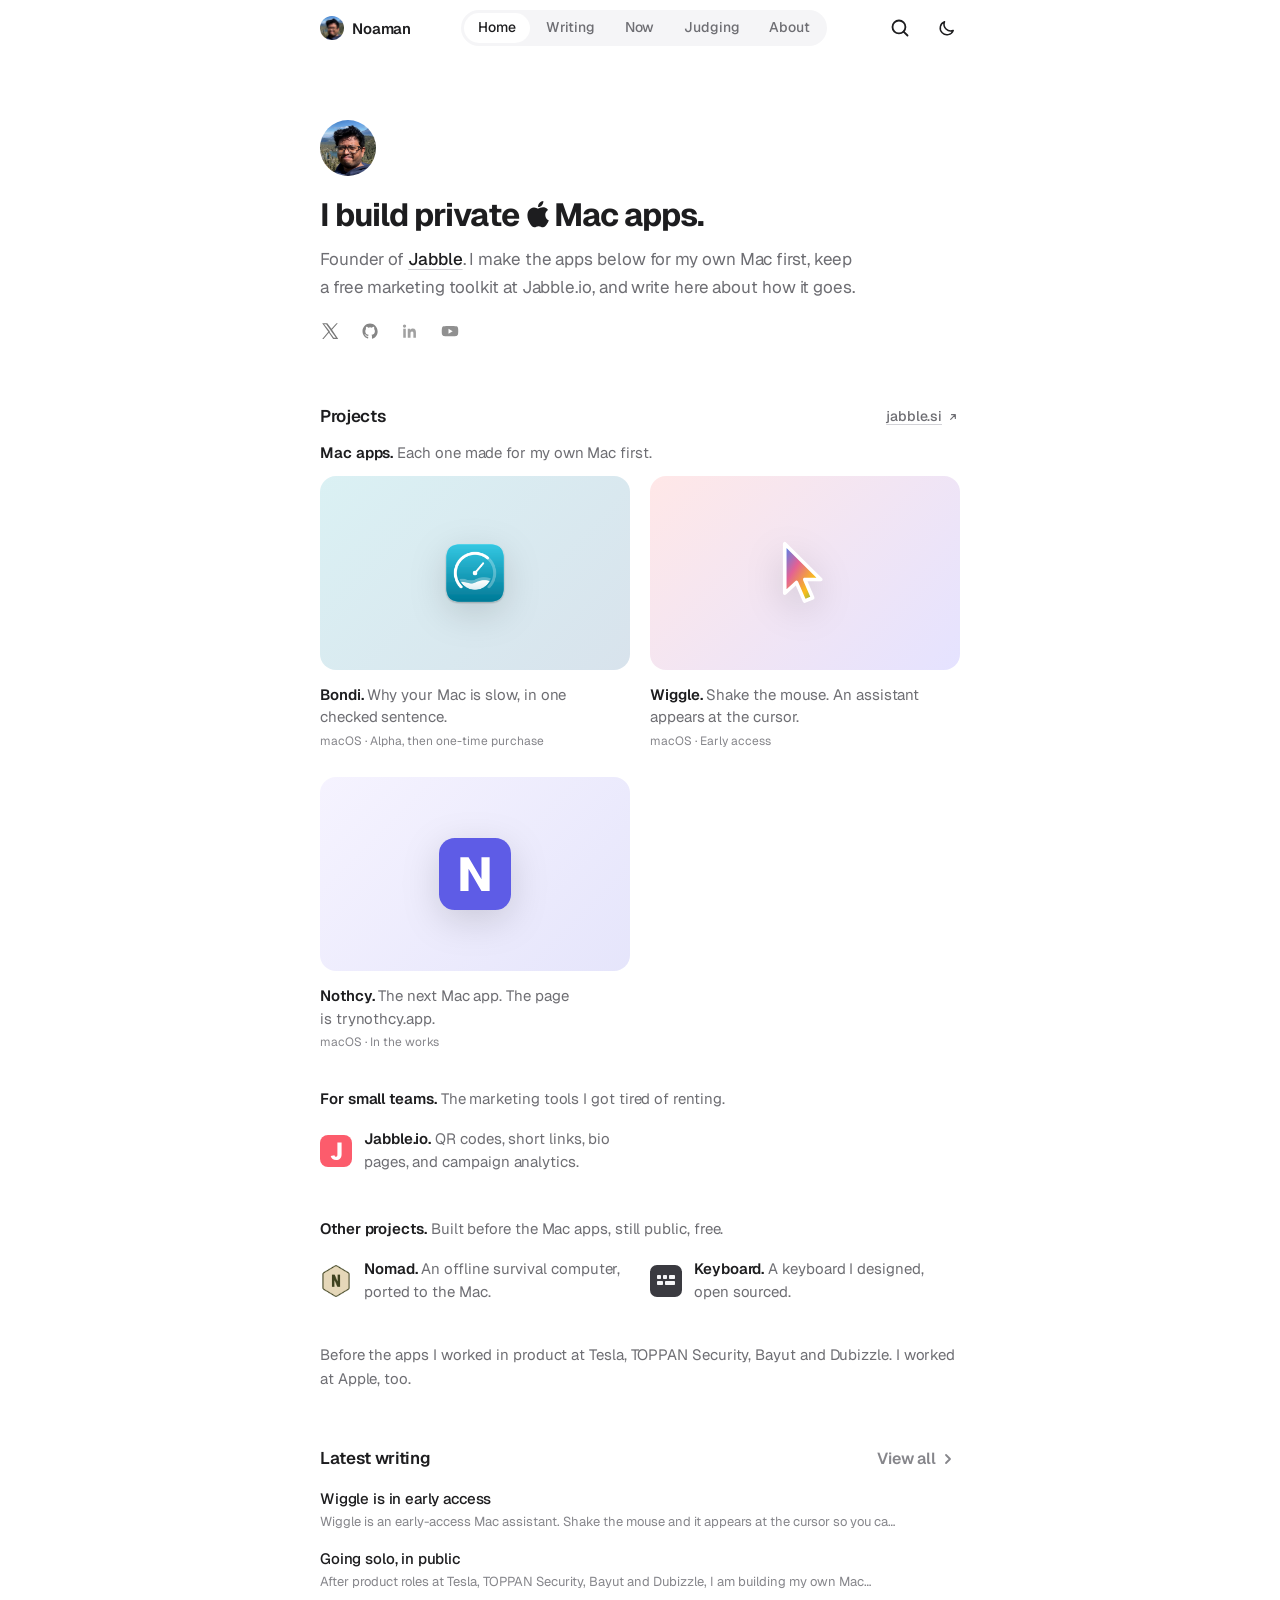
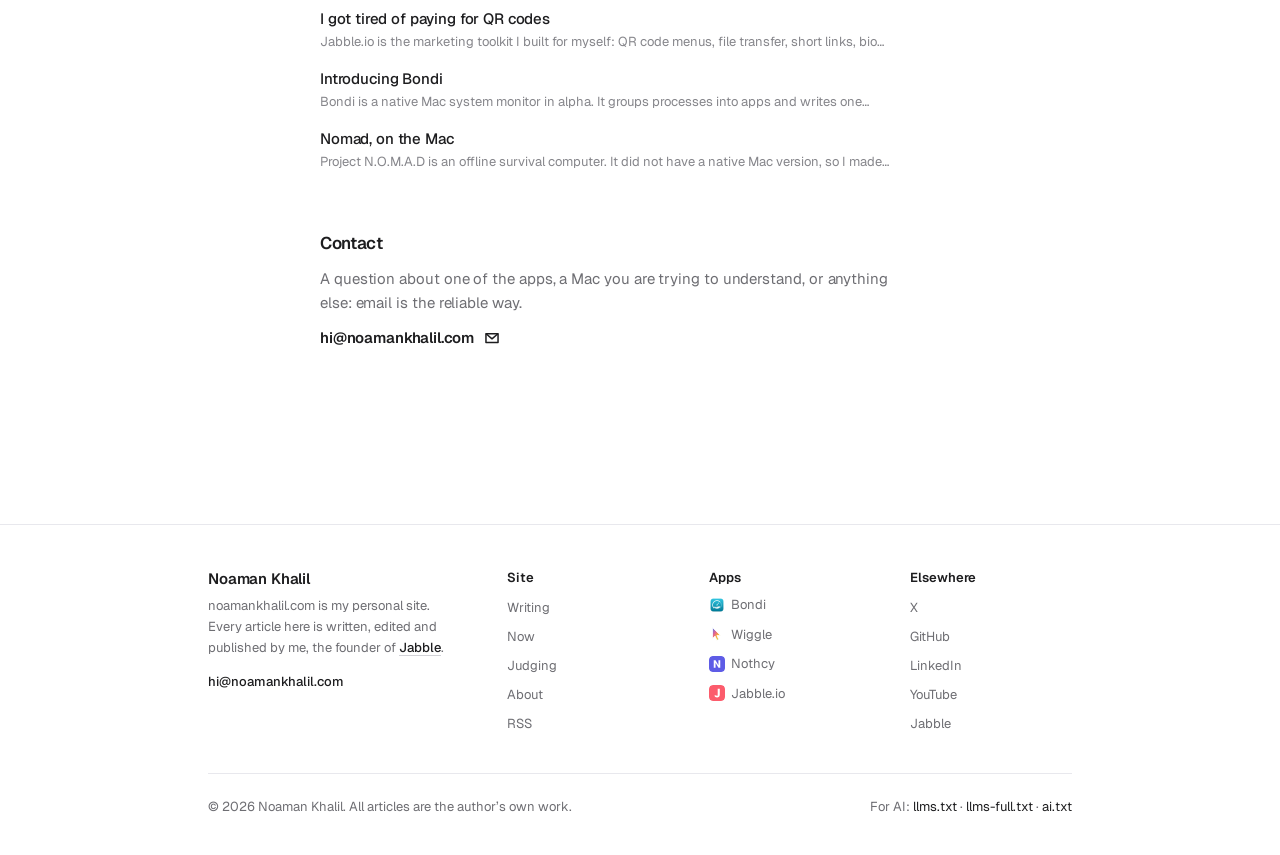
<file: index.html>
<!DOCTYPE html>
<html lang="en">
<head>
<script>
(function () {
  document.documentElement.classList.add('js');
  try {
    var stored = localStorage.getItem('theme');
    if (stored === 'light' || stored === 'dark') document.documentElement.setAttribute('data-theme', stored);
  } catch (e) {}
})();
</script>
<meta charset="utf-8">
<meta name="viewport" content="width=device-width, initial-scale=1">
<title>Noaman Khalil, building private Mac apps</title>
<meta name="description" content="I build on-device Mac apps under Jabble. Bondi explains why your Mac is slow. Wiggle appears at the cursor. Nothcy is next, at trynothcy.app.">
<meta name="author" content="Noaman Khalil">
<link rel="icon" type="image/svg+xml" href="/assets/img/ico/favicon.svg">
<link rel="manifest" href="/assets/img/ico/site.webmanifest">
<link rel="preconnect" href="https://fonts.googleapis.com">
<link rel="preconnect" href="https://fonts.gstatic.com" crossorigin>
<link href="https://fonts.googleapis.com/css2?family=DM+Serif+Display:ital@1&family=Geist:wght@400;500;600;700;800&display=swap" rel="stylesheet">
<link rel="stylesheet" href="/css/site.css">
<link rel="canonical" href="https://noamankhalil.com/">
<link rel="alternate" type="application/rss+xml" title="Noaman Khalil" href="/feed.xml">
<meta name="twitter:card" content="summary">
<meta name="twitter:site" content="@KhalilNoaman">
<meta name="twitter:creator" content="@KhalilNoaman">
<meta name="twitter:title" content="Noaman Khalil, building private Mac apps">
<meta name="twitter:description" content="I build on-device Mac apps under Jabble. Bondi explains why your Mac is slow. Wiggle appears at the cursor. Nothcy is next, at trynothcy.app.">
<meta property="og:title" content="Noaman Khalil, building private Mac apps">
<meta property="og:description" content="I build on-device Mac apps under Jabble. Bondi explains why your Mac is slow. Wiggle appears at the cursor. Nothcy is next, at trynothcy.app.">
<meta property="og:url" content="https://noamankhalil.com/">
<meta property="og:type" content="website">
<meta property="og:site_name" content="noamankhalil.com">
<meta property="og:image" content="https://noamankhalil.com/assets/img/noaman.jpg">
<script type="application/ld+json">{"@context": "https://schema.org", "@graph": [{"@type": "Person", "@id": "https://noamankhalil.com/#person", "name": "Noaman Khalil", "alternateName": "Noaman", "url": "https://noamankhalil.com/about", "image": "https://noamankhalil.com/assets/img/noaman.jpg", "email": "mailto:hi@noamankhalil.com", "jobTitle": "Founder of Jabble", "homeLocation": "San Francisco, California", "description": "I build on-device Mac apps under Jabble. Bondi explains why your Mac is slow. Wiggle appears at the cursor. Nothcy is next, at trynothcy.app.", "sameAs": ["https://x.com/KhalilNoaman", "https://github.com/NoamanKhalil", "https://www.linkedin.com/in/noamank", "https://www.youtube.com/channel/UCtg4sirNQu0z3b1VhSxiKQA", "https://jabble.si/", "https://jabble.io/", "https://trynothcy.app/"]}, {"@type": "WebSite", "@id": "https://noamankhalil.com/#website", "name": "noamankhalil.com", "url": "https://noamankhalil.com/", "description": "Noaman Khalil builds on-device Mac apps under Jabble and writes about the work.", "publisher": {"@id": "https://noamankhalil.com/#person"}}]}</script>
</head>
<body>
<header class="site-header">
  <div class="topbar">
    <button class="menu-button" type="button" aria-controls="site-menu" aria-expanded="false" aria-label="Open menu">
      <span class="menu-button-open" aria-hidden="true"><svg width="20" height="20" viewBox="0 0 24 24" fill="none"><path d="M5 8H19" stroke="currentColor" stroke-width="2.5" stroke-linecap="round"></path><path d="M5 16H19" stroke="currentColor" stroke-width="2.5" stroke-linecap="round"></path></svg></span>
      <span class="menu-button-close" aria-hidden="true"><svg width="20" height="20" viewBox="0 0 24 24" fill="none"><path d="M6 6L18 18" stroke="currentColor" stroke-width="2.5" stroke-linecap="round"></path><path d="M6 18L18 6" stroke="currentColor" stroke-width="2.5" stroke-linecap="round"></path></svg></span>
    </button>
    <a class="topbar-brand" href="/" aria-label="Noaman, home">
      <img class="topbar-avatar" src="/assets/img/noaman.jpg" alt="" width="24" height="24">
      <span>Noaman</span>
    </a>
    <nav class="topbar-nav" aria-label="Primary"><a class="topbar-nav-link is-active" href="/">Home</a><a class="topbar-nav-link" href="/blog">Writing</a><a class="topbar-nav-link" href="/now">Now</a><a class="topbar-nav-link" href="/judging">Judging</a><a class="topbar-nav-link" href="/about">About</a></nav>
    <div class="topbar-actions">
      <button class="search-button" type="button" aria-controls="article-search" aria-expanded="false" aria-label="Search articles"><svg width="20" height="20" viewBox="0 0 24 24" fill="none" aria-hidden="true"><path d="M10.75 18.5C15.0302 18.5 18.5 15.0302 18.5 10.75C18.5 6.46979 15.0302 3 10.75 3C6.46979 3 3 6.46979 3 10.75C3 15.0302 6.46979 18.5 10.75 18.5Z" stroke="currentColor" stroke-width="2.2" stroke-linecap="round" stroke-linejoin="round"></path><path d="M16.25 16.25L21 21" stroke="currentColor" stroke-width="2.2" stroke-linecap="round"></path></svg></button>
      <button class="theme-button" type="button" aria-label="Switch theme">
        <span class="theme-button-light" aria-hidden="true"><svg width="19" height="19" viewBox="0 0 24 24" fill="none"><path d="M20.5 14.5A8.5 8.5 0 0 1 9.5 3.5a8.5 8.5 0 1 0 11 11Z" stroke="currentColor" stroke-width="1.9" stroke-linejoin="round"></path></svg></span>
        <span class="theme-button-dark" aria-hidden="true"><svg width="19" height="19" viewBox="0 0 24 24" fill="none"><circle cx="12" cy="12" r="4.2" stroke="currentColor" stroke-width="1.9"></circle><path d="M12 2.6v2.2M12 19.2v2.2M21.4 12h-2.2M4.8 12H2.6M18.6 5.4l-1.6 1.6M7 17l-1.6 1.6M18.6 18.6 17 17M7 7 5.4 5.4" stroke="currentColor" stroke-width="1.9" stroke-linecap="round"></path></svg></span>
      </button>
    </div>
  </div>
  <div class="menu-overlay" id="site-menu" hidden>
    <nav class="menu-nav" aria-label="Primary"><div class="menu-list"><a class="menu-link is-active" href="/">Home</a><a class="menu-link" href="/blog">Writing</a><a class="menu-link" href="/now">Now</a><a class="menu-link" href="/judging">Judging</a><a class="menu-link" href="/about">About</a></div></nav>
  </div>
  <div class="search-dialog" id="article-search" role="dialog" aria-modal="true" aria-labelledby="article-search-title" hidden>
    <div class="search-panel">
      <h2 class="sr-only" id="article-search-title">Search articles</h2>
      <div class="search-field">
        <svg class="search-field-icon" width="18" height="18" viewBox="0 0 24 24" fill="none" aria-hidden="true"><path d="M10.75 18.5C15.0302 18.5 18.5 15.0302 18.5 10.75C18.5 6.46979 15.0302 3 10.75 3C6.46979 3 3 6.46979 3 10.75C3 15.0302 6.46979 18.5 10.75 18.5Z" stroke="currentColor" stroke-width="2.2" stroke-linecap="round" stroke-linejoin="round"></path><path d="M16.25 16.25L21 21" stroke="currentColor" stroke-width="2.2" stroke-linecap="round"></path></svg>
        <label class="sr-only" for="article-search-input">Search articles</label>
        <input class="search-input" id="article-search-input" type="search" placeholder="Search articles" autocomplete="off" spellcheck="false" role="combobox" aria-expanded="false" aria-controls="search-results" aria-autocomplete="list">
        <button class="search-close" type="button" aria-label="Close search">esc</button>
      </div>
      <p class="search-status" data-search-status>Start typing to search articles.</p>
      <ul class="search-results" id="search-results" data-search-results role="listbox"></ul>
      <div class="search-foot" aria-hidden="true">
        <span class="search-hint"><kbd>↑</kbd><kbd>↓</kbd> to move</span>
        <span class="search-hint"><kbd>↵</kbd> to open</span>
      </div>
    </div>
  </div>
</header>
<main>
<div class="page-frame home-page">
  <section class="content-section profile-section home-hero">
    <img class="avatar" src="/assets/img/noaman.jpg" alt="Noaman Khalil" width="84" height="84">
    <h1 class="profile-title home-title">I build private <span class="mac-word"><svg class="apple-mark" viewBox="0 0 24 24" fill="currentColor" aria-hidden="true"><path d="M12.152 6.896c-.948 0-2.415-1.078-3.96-1.04-2.04.027-3.91 1.183-4.961 3.014-2.117 3.675-.546 9.103 1.519 12.09 1.013 1.454 2.208 3.09 3.792 3.039 1.52-.065 2.09-.987 3.935-.987 1.831 0 2.35.987 3.96.948 1.637-.026 2.676-1.48 3.676-2.948 1.156-1.688 1.636-3.325 1.662-3.415-.039-.013-3.182-1.221-3.22-4.857-.026-3.04 2.48-4.494 2.597-4.559-1.429-2.09-3.623-2.324-4.39-2.376-2-.156-3.675 1.09-4.61 1.09zM15.53 3.83c.843-1.012 1.4-2.427 1.245-3.83-1.207.052-2.662.805-3.532 1.818-.78.896-1.454 2.338-1.273 3.714 1.338.104 2.715-.688 3.559-1.701"></path></svg>Mac apps.</span></h1>
    <p class="profile-lead">Founder of <a class="inline-link" href="https://jabble.si/?ref=noamankhalil" rel="noopener me">Jabble</a>. I make the apps below for my own Mac first, keep a free marketing toolkit at Jabble.io, and write here about how it goes.</p>
    <ul class="social-list" aria-label="Social links"><li><a class="social-link" href="https://x.com/KhalilNoaman" target="_blank" rel="noopener" aria-label="X"><svg viewBox="0 0 24 24" class="social-icon" aria-hidden="true"><path fill="#111" d="M14.7 10.3 22.4 1.5h-1.8l-6.7 7.6L8.4 1.5H1.6l8.1 11.5L1.6 22.5h1.8l7.1-8.1 5.7 8.1h6.8l-8.3-12.2Zm-2.5 2.8-.8-1.2L4.1 2.9h2.8l5.3 7.4.8 1.2 6.9 9.6h-2.8l-5.9-8z"/></svg></a></li><li><a class="social-link" href="https://github.com/NoamanKhalil" target="_blank" rel="noopener" aria-label="GitHub"><svg viewBox="0 0 24 24" class="social-icon" aria-hidden="true"><path fill="#24292f" d="M12 2C6.5 2 2 6.6 2 12.2c0 4.5 2.9 8.3 6.9 9.7.5.1.7-.2.7-.5v-1.8c-2.8.6-3.4-1.2-3.4-1.2-.4-1.1-1.1-1.4-1.1-1.4-.9-.6.1-.6.1-.6 1 .1 1.5 1 1.5 1 .9 1.6 2.4 1.1 3 .9.1-.7.4-1.1.6-1.4-2.2-.3-4.6-1.1-4.6-5 0-1.1.4-2 1-2.7-.1-.3-.4-1.3.1-2.7 0 0 .8-.3 2.8 1a9.3 9.3 0 0 1 5 0c2-1.3 2.8-1 2.8-1 .5 1.4.2 2.4.1 2.7.6.7 1 1.6 1 2.7 0 3.9-2.3 4.7-4.6 5 .4.3.7 1 .7 2v2.9c0 .3.2.6.7.5 4-1.3 6.9-5.2 6.9-9.7C22 6.6 17.5 2 12 2Z"/></svg></a></li><li><a class="social-link" href="https://www.linkedin.com/in/noamank" target="_blank" rel="noopener" aria-label="LinkedIn"><svg viewBox="0 0 24 24" class="social-icon" aria-hidden="true"><path fill="#0a66c2" d="M4.7 3.3A2.2 2.2 0 1 0 4.7 7.7 2.2 2.2 0 0 0 4.7 3.3ZM3 9h3.4v12H3V9Zm6 0h3.3v1.6h.1c.5-.9 1.6-1.8 3.3-1.8 3.5 0 4.2 2.3 4.2 5.3V21H16.5v-5.3c0-1.3 0-2.9-1.8-2.9s-2 1.4-2 2.8V21H9V9Z"/></svg></a></li><li><a class="social-link" href="https://www.youtube.com/channel/UCtg4sirNQu0z3b1VhSxiKQA" target="_blank" rel="noopener" aria-label="YouTube"><svg viewBox="0 0 24 24" class="social-icon" aria-hidden="true"><path fill="#ff0033" d="M23 12.2s0-3.2-.4-4.6c-.2-.9-.9-1.6-1.8-1.8C19.2 5.4 12 5.4 12 5.4s-7.2 0-8.8.4c-.9.2-1.6.9-1.8 1.8C1 9 1 12.2 1 12.2s0 3.2.4 4.6c.2.9.9 1.6 1.8 1.8 1.6.4 8.8.4 8.8.4s7.2 0 8.8-.4c.9-.2 1.6-.9 1.8-1.8.4-1.4.4-4.6.4-4.6Z"/><path fill="#fff" d="M10 15.5v-6.6l5.6 3.3L10 15.5Z"/></svg></a></li></ul>
  </section>
  <section class="content-section product-section" id="apps">
    <div class="section-head section-head-row">
      <h2 class="section-title">Projects</h2>
      <a class="out-link" href="https://jabble.si/?ref=noamankhalil" target="_blank" rel="noopener me"><span>jabble.si</span><svg width="14" height="14" viewBox="0 0 24 24" fill="none" aria-hidden="true"><path d="M8 16L16 8M9.5 8H16V14.5" stroke="currentColor" stroke-width="2" stroke-linecap="round" stroke-linejoin="round"></path></svg></a>
    </div>
    <p class="lead-in"><b>Mac apps.</b> Each one made for my own Mac first.</p>
    <ul class="tile-grid" role="list">
      <li><a class="app-tile" href="https://trybondi.app/?ref=noamankhalil" target="_blank" rel="noopener"><span class="app-tile-panel" style="--g0:#1AA6B8;--g1:#0B4F8A"><img class="app-tile-icon" src="/assets/img/products/bondi.png" alt="" width="72" height="72"></span><span class="tile-caption"><b>Bondi.</b> Why your Mac is slow, in one checked sentence.</span><span class="tile-meta">macOS · Alpha, then one-time purchase</span></a></li>
      <li><a class="app-tile" href="https://wigglemac.com/?ref=noamankhalil" target="_blank" rel="noopener"><span class="app-tile-panel" style="--g0:#FF6B6B;--g1:#5B4DFF"><img class="app-tile-icon" src="/assets/img/products/wiggle.svg" alt="" width="72" height="72"></span><span class="tile-caption"><b>Wiggle.</b> Shake the mouse. An assistant appears at the cursor.</span><span class="tile-meta">macOS · Early access</span></a></li>
      <li><a class="app-tile" href="https://trynothcy.app/?ref=noamankhalil" target="_blank" rel="noopener"><span class="app-tile-panel" style="--g0:#C4B5FD;--g1:#5E5CE6"><img class="app-tile-icon" src="/assets/img/products/nothcy.svg" alt="" width="72" height="72"></span><span class="tile-caption"><b>Nothcy.</b> The next Mac app. The page is trynothcy.app.</span><span class="tile-meta">macOS · In the works</span></a></li>
    </ul>
    <div class="project-group">
      <p class="lead-in"><b>For small teams.</b> The marketing tools I got tired of renting.</p>
      <ul class="project-list" role="list">
        <li><a class="project-row" href="https://jabble.io/?ref=noamankhalil" target="_blank" rel="noopener"><img class="project-row-icon" src="/assets/img/products/jabble.svg" alt="" width="32" height="32"><span class="project-row-text"><span class="tile-caption"><b>Jabble.io.</b> QR codes, short links, bio pages, and campaign analytics.</span></span></a></li>
      </ul>
    </div>
    <div class="project-group">
      <p class="lead-in"><b>Other projects.</b> Built before the Mac apps, still public, free.</p>
      <ul class="project-list" role="list">
        <li><a class="project-row" href="https://github.com/NoamanKhalil/project-nomad-MacOs" target="_blank" rel="noopener"><img class="project-row-icon" src="/assets/img/products/nomad.png" alt="" width="32" height="32"><span class="project-row-text"><span class="tile-caption"><b>Nomad.</b> An offline survival computer, ported to the Mac.</span></span></a></li>
        <li><a class="project-row" href="https://github.com/NoamanKhalil/Keyboard-pico" target="_blank" rel="noopener"><img class="project-row-icon" src="/assets/img/products/keyboard.svg" alt="" width="32" height="32"><span class="project-row-text"><span class="tile-caption"><b>Keyboard.</b> A keyboard I designed, open sourced.</span></span></a></li>
      </ul>
    </div>
    <p class="lead-in">Before the apps I worked in product at Tesla, TOPPAN Security, Bayut and Dubizzle. I worked at Apple, too.</p>
  </section>
  <section class="content-section writing-preview">
    <div class="section-head section-head-row">
      <h2 class="section-title">Latest writing</h2>
      <a class="section-link" href="/blog"><span>View all</span><svg width="24" height="24" viewBox="0 0 24 24" fill="none" aria-hidden="true"><path d="M10 8L14 12L10 16" stroke="currentColor" stroke-width="1.8" stroke-linecap="round" stroke-linejoin="round"></path></svg></a>
    </div>
    <ul class="entry-list" role="list"><li class="entry-item"><a class="entry-link writing-link" href="/blog/wiggle-early-access"><span class="entry-title">Wiggle is in early access</span><span class="entry-detail">Wiggle is an early-access Mac assistant. Shake the mouse and it appears at the cursor so you can chat, screenshot, ask out loud, or replay clicks and typing.</span></a></li><li class="entry-item"><a class="entry-link writing-link" href="/blog/going-solo"><span class="entry-title">Going solo, in public</span><span class="entry-detail">After product roles at Tesla, TOPPAN Security, Bayut and Dubizzle, I am building my own Mac apps under Jabble and writing about it here.</span></a></li><li class="entry-item"><a class="entry-link writing-link" href="/blog/tired-of-qr-codes"><span class="entry-title">I got tired of paying for QR codes</span><span class="entry-detail">Jabble.io is the marketing toolkit I built for myself: QR code menus, file transfer, short links, bio pages, and campaign analytics. Most of the useful parts are free.</span></a></li><li class="entry-item"><a class="entry-link writing-link" href="/blog/introducing-bondi"><span class="entry-title">Introducing Bondi</span><span class="entry-detail">Bondi is a native Mac system monitor in alpha. It groups processes into apps and writes one checked sentence about why the Mac is slow. Launch is February 2, 2027.</span></a></li><li class="entry-item"><a class="entry-link writing-link" href="/blog/nomad-for-mac"><span class="entry-title">Nomad, on the Mac</span><span class="entry-detail">Project N.O.M.A.D is an offline survival computer. It did not have a native Mac version, so I made one. The repo has been public since March 17, 2026.</span></a></li></ul>
  </section>
  <section class="content-section contact-section" aria-labelledby="contact-title">
    <h2 class="section-title" id="contact-title">Contact</h2>
    <p class="prose-line">A question about one of the apps, a Mac you are trying to understand, or anything else: email is the reliable way.</p>
    <a class="contact-link" href="mailto:hi@noamankhalil.com"><span>hi@noamankhalil.com</span><svg width="20" height="20" viewBox="0 0 24 24" fill="none" aria-hidden="true"><path d="M4.75 6.75H19.25V17.25H4.75V6.75Z" stroke="currentColor" stroke-width="1.8" stroke-linejoin="round"></path><path d="M5.25 7.25L12 13L18.75 7.25" stroke="currentColor" stroke-width="1.8" stroke-linecap="round" stroke-linejoin="round"></path></svg></a>
  </section>
</div>
</main>
<footer class="site-footer">
  <div class="footer-frame">
    <div class="footer-grid">
      <div class="footer-identity">
        <p class="footer-name">Noaman Khalil</p>
        <p class="footer-statement">noamankhalil.com is my personal site. Every article here is written, edited and published by me, the founder of <a class="footer-inline-link" href="https://jabble.si/?ref=noamankhalil" rel="noopener me">Jabble</a>.</p>
        <a class="footer-email" href="mailto:hi@noamankhalil.com">hi@noamankhalil.com</a>
      </div>
      <nav aria-label="Site">
        <p class="footer-col-title">Site</p>
        <ul class="footer-col-list">
          <li><a class="footer-link" href="/blog">Writing</a></li>
          <li><a class="footer-link" href="/now">Now</a></li>
          <li><a class="footer-link" href="/judging">Judging</a></li>
          <li><a class="footer-link" href="/about">About</a></li>
          <li><a class="footer-link" href="/feed.xml">RSS</a></li>
        </ul>
      </nav>
      <nav aria-label="Apps">
        <p class="footer-col-title">Apps</p>
        <ul class="footer-col-list">
          <li><a class="footer-link" href="https://trybondi.app/?ref=noamankhalil" target="_blank" rel="noopener"><img class="footer-link-icon" src="/assets/img/products/bondi.png" alt="" width="16" height="16" loading="lazy">Bondi</a></li>
          <li><a class="footer-link" href="https://wigglemac.com/?ref=noamankhalil" target="_blank" rel="noopener"><img class="footer-link-icon" src="/assets/img/products/wiggle.svg" alt="" width="16" height="16" loading="lazy">Wiggle</a></li>
          <li><a class="footer-link" href="https://trynothcy.app/?ref=noamankhalil" target="_blank" rel="noopener"><img class="footer-link-icon" src="/assets/img/products/nothcy.svg" alt="" width="16" height="16" loading="lazy">Nothcy</a></li>
          <li><a class="footer-link" href="https://jabble.io/?ref=noamankhalil" target="_blank" rel="noopener"><img class="footer-link-icon" src="/assets/img/products/jabble.svg" alt="" width="16" height="16" loading="lazy">Jabble.io</a></li>
        </ul>
      </nav>
      <nav aria-label="Elsewhere">
        <p class="footer-col-title">Elsewhere</p>
        <ul class="footer-col-list">
          <li><a class="footer-link" href="https://x.com/KhalilNoaman" target="_blank" rel="noopener">X</a></li>
          <li><a class="footer-link" href="https://github.com/NoamanKhalil" target="_blank" rel="noopener">GitHub</a></li>
          <li><a class="footer-link" href="https://www.linkedin.com/in/noamank" target="_blank" rel="noopener">LinkedIn</a></li>
          <li><a class="footer-link" href="https://www.youtube.com/channel/UCtg4sirNQu0z3b1VhSxiKQA" target="_blank" rel="noopener">YouTube</a></li>
          <li><a class="footer-link" href="https://jabble.si/?ref=noamankhalil" target="_blank" rel="noopener">Jabble</a></li>
        </ul>
      </nav>
    </div>
    <div class="footer-bottom">
      <p>© 2026 Noaman Khalil. All articles are the author’s own work.</p>
      <p>For AI: <a href="/llms.txt">llms.txt</a> · <a href="/llms-full.txt">llms-full.txt</a> · <a href="/ai.txt">ai.txt</a></p>
    </div>
  </div>
</footer>
<script src="/js/site.js"></script>
</body>
</html>
</file>
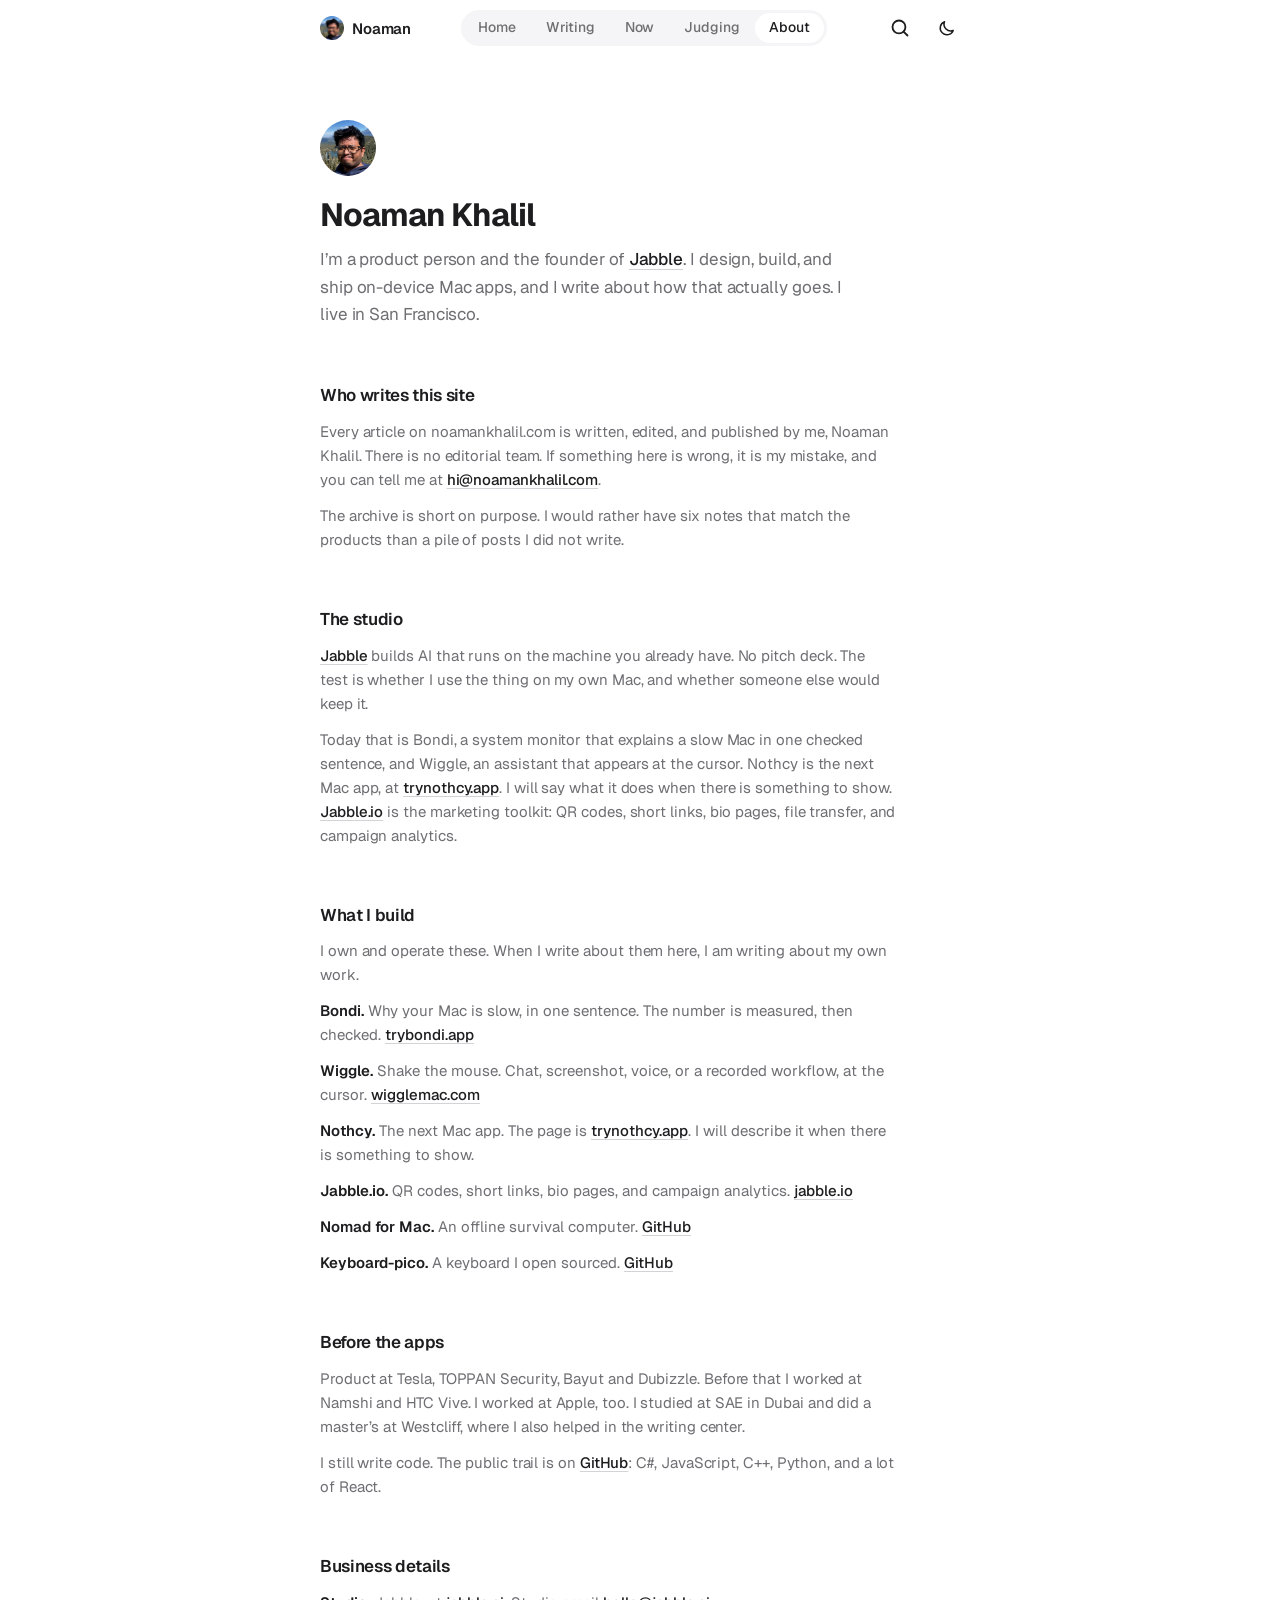
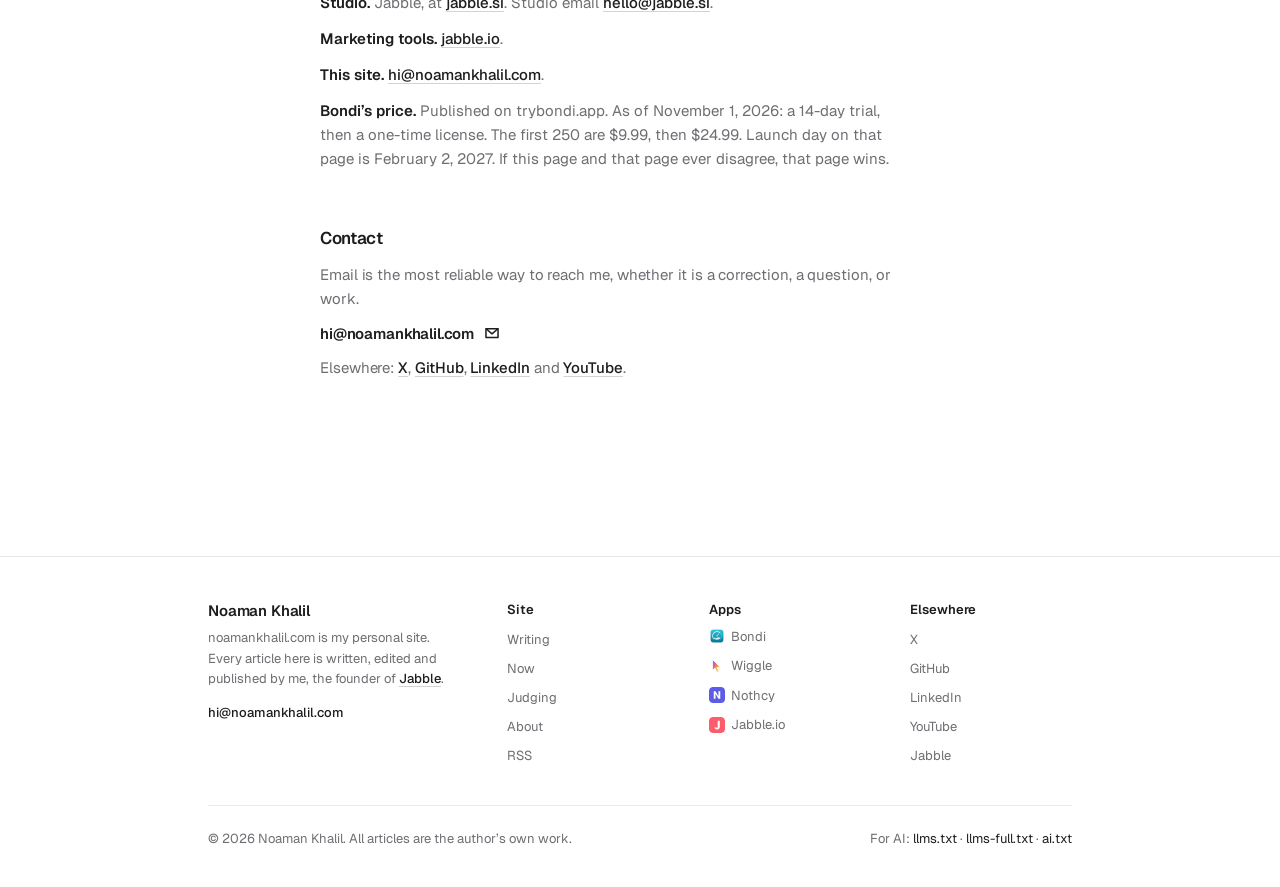
<file: about/index.html>
<!DOCTYPE html>
<html lang="en">
<head>
<script>
(function () {
  document.documentElement.classList.add('js');
  try {
    var stored = localStorage.getItem('theme');
    if (stored === 'light' || stored === 'dark') document.documentElement.setAttribute('data-theme', stored);
  } catch (e) {}
})();
</script>
<meta charset="utf-8">
<meta name="viewport" content="width=device-width, initial-scale=1">
<title>About</title>
<meta name="description" content="Noaman Khalil is the founder of Jabble. He builds Bondi, Wiggle, and Nothcy, and writes every article on this site himself.">
<meta name="author" content="Noaman Khalil">
<link rel="icon" type="image/svg+xml" href="/assets/img/ico/favicon.svg">
<link rel="manifest" href="/assets/img/ico/site.webmanifest">
<link rel="preconnect" href="https://fonts.googleapis.com">
<link rel="preconnect" href="https://fonts.gstatic.com" crossorigin>
<link href="https://fonts.googleapis.com/css2?family=DM+Serif+Display:ital@1&family=Geist:wght@400;500;600;700;800&display=swap" rel="stylesheet">
<link rel="stylesheet" href="/css/site.css">
<link rel="canonical" href="https://noamankhalil.com/about">
<link rel="alternate" type="application/rss+xml" title="Noaman Khalil" href="/feed.xml">
<meta name="twitter:card" content="summary">
<meta name="twitter:site" content="@KhalilNoaman">
<meta name="twitter:creator" content="@KhalilNoaman">
<meta name="twitter:title" content="About">
<meta name="twitter:description" content="Noaman Khalil is the founder of Jabble. He builds Bondi, Wiggle, and Nothcy, and writes every article on this site himself.">
<meta property="og:title" content="About">
<meta property="og:description" content="Noaman Khalil is the founder of Jabble. He builds Bondi, Wiggle, and Nothcy, and writes every article on this site himself.">
<meta property="og:url" content="https://noamankhalil.com/about">
<meta property="og:type" content="website">
<meta property="og:site_name" content="noamankhalil.com">
<meta property="og:image" content="https://noamankhalil.com/assets/img/noaman.jpg">
<script type="application/ld+json">{"@context": "https://schema.org", "@graph": [{"@type": "Person", "@id": "https://noamankhalil.com/#person", "name": "Noaman Khalil", "alternateName": "Noaman", "url": "https://noamankhalil.com/about", "image": "https://noamankhalil.com/assets/img/noaman.jpg", "email": "mailto:hi@noamankhalil.com", "jobTitle": "Founder of Jabble", "homeLocation": "San Francisco, California", "description": "Noaman Khalil builds on-device Mac apps under Jabble, including Bondi, Wiggle, and Nothcy, and writes about the work at noamankhalil.com.", "sameAs": ["https://x.com/KhalilNoaman", "https://github.com/NoamanKhalil", "https://www.linkedin.com/in/noamank", "https://www.youtube.com/channel/UCtg4sirNQu0z3b1VhSxiKQA", "https://jabble.si/", "https://jabble.io/", "https://trynothcy.app/"]}, {"@type": "WebSite", "@id": "https://noamankhalil.com/#website", "name": "noamankhalil.com", "url": "https://noamankhalil.com/", "description": "Noaman Khalil builds on-device Mac apps under Jabble and writes about the work.", "publisher": {"@id": "https://noamankhalil.com/#person"}}]}</script>
</head>
<body>
<header class="site-header">
  <div class="topbar">
    <button class="menu-button" type="button" aria-controls="site-menu" aria-expanded="false" aria-label="Open menu">
      <span class="menu-button-open" aria-hidden="true"><svg width="20" height="20" viewBox="0 0 24 24" fill="none"><path d="M5 8H19" stroke="currentColor" stroke-width="2.5" stroke-linecap="round"></path><path d="M5 16H19" stroke="currentColor" stroke-width="2.5" stroke-linecap="round"></path></svg></span>
      <span class="menu-button-close" aria-hidden="true"><svg width="20" height="20" viewBox="0 0 24 24" fill="none"><path d="M6 6L18 18" stroke="currentColor" stroke-width="2.5" stroke-linecap="round"></path><path d="M6 18L18 6" stroke="currentColor" stroke-width="2.5" stroke-linecap="round"></path></svg></span>
    </button>
    <a class="topbar-brand" href="/" aria-label="Noaman, home">
      <img class="topbar-avatar" src="/assets/img/noaman.jpg" alt="" width="24" height="24">
      <span>Noaman</span>
    </a>
    <nav class="topbar-nav" aria-label="Primary"><a class="topbar-nav-link" href="/">Home</a><a class="topbar-nav-link" href="/blog">Writing</a><a class="topbar-nav-link" href="/now">Now</a><a class="topbar-nav-link" href="/judging">Judging</a><a class="topbar-nav-link is-active" href="/about">About</a></nav>
    <div class="topbar-actions">
      <button class="search-button" type="button" aria-controls="article-search" aria-expanded="false" aria-label="Search articles"><svg width="20" height="20" viewBox="0 0 24 24" fill="none" aria-hidden="true"><path d="M10.75 18.5C15.0302 18.5 18.5 15.0302 18.5 10.75C18.5 6.46979 15.0302 3 10.75 3C6.46979 3 3 6.46979 3 10.75C3 15.0302 6.46979 18.5 10.75 18.5Z" stroke="currentColor" stroke-width="2.2" stroke-linecap="round" stroke-linejoin="round"></path><path d="M16.25 16.25L21 21" stroke="currentColor" stroke-width="2.2" stroke-linecap="round"></path></svg></button>
      <button class="theme-button" type="button" aria-label="Switch theme">
        <span class="theme-button-light" aria-hidden="true"><svg width="19" height="19" viewBox="0 0 24 24" fill="none"><path d="M20.5 14.5A8.5 8.5 0 0 1 9.5 3.5a8.5 8.5 0 1 0 11 11Z" stroke="currentColor" stroke-width="1.9" stroke-linejoin="round"></path></svg></span>
        <span class="theme-button-dark" aria-hidden="true"><svg width="19" height="19" viewBox="0 0 24 24" fill="none"><circle cx="12" cy="12" r="4.2" stroke="currentColor" stroke-width="1.9"></circle><path d="M12 2.6v2.2M12 19.2v2.2M21.4 12h-2.2M4.8 12H2.6M18.6 5.4l-1.6 1.6M7 17l-1.6 1.6M18.6 18.6 17 17M7 7 5.4 5.4" stroke="currentColor" stroke-width="1.9" stroke-linecap="round"></path></svg></span>
      </button>
    </div>
  </div>
  <div class="menu-overlay" id="site-menu" hidden>
    <nav class="menu-nav" aria-label="Primary"><div class="menu-list"><a class="menu-link" href="/">Home</a><a class="menu-link" href="/blog">Writing</a><a class="menu-link" href="/now">Now</a><a class="menu-link" href="/judging">Judging</a><a class="menu-link is-active" href="/about">About</a></div></nav>
  </div>
  <div class="search-dialog" id="article-search" role="dialog" aria-modal="true" aria-labelledby="article-search-title" hidden>
    <div class="search-panel">
      <h2 class="sr-only" id="article-search-title">Search articles</h2>
      <div class="search-field">
        <svg class="search-field-icon" width="18" height="18" viewBox="0 0 24 24" fill="none" aria-hidden="true"><path d="M10.75 18.5C15.0302 18.5 18.5 15.0302 18.5 10.75C18.5 6.46979 15.0302 3 10.75 3C6.46979 3 3 6.46979 3 10.75C3 15.0302 6.46979 18.5 10.75 18.5Z" stroke="currentColor" stroke-width="2.2" stroke-linecap="round" stroke-linejoin="round"></path><path d="M16.25 16.25L21 21" stroke="currentColor" stroke-width="2.2" stroke-linecap="round"></path></svg>
        <label class="sr-only" for="article-search-input">Search articles</label>
        <input class="search-input" id="article-search-input" type="search" placeholder="Search articles" autocomplete="off" spellcheck="false" role="combobox" aria-expanded="false" aria-controls="search-results" aria-autocomplete="list">
        <button class="search-close" type="button" aria-label="Close search">esc</button>
      </div>
      <p class="search-status" data-search-status>Start typing to search articles.</p>
      <ul class="search-results" id="search-results" data-search-results role="listbox"></ul>
      <div class="search-foot" aria-hidden="true">
        <span class="search-hint"><kbd>↑</kbd><kbd>↓</kbd> to move</span>
        <span class="search-hint"><kbd>↵</kbd> to open</span>
      </div>
    </div>
  </div>
</header>
<main>
<div class="page-frame">
  <section class="content-section profile-section">
    <img class="avatar" src="/assets/img/noaman.jpg" alt="Noaman Khalil" width="84" height="84">
    <h1 class="profile-title">Noaman Khalil</h1>
    <p class="profile-lead">I’m a product person and the founder of <a class="inline-link" href="https://jabble.si/?ref=noamankhalil">Jabble</a>. I design, build, and ship on-device Mac apps, and I write about how that actually goes. I live in San Francisco.</p>
  </section>
  <section class="content-section">
    <h2 class="section-title">Who writes this site</h2>
    <p class="prose-line">Every article on noamankhalil.com is written, edited, and published by me, Noaman Khalil. There is no editorial team. If something here is wrong, it is my mistake, and you can tell me at <a class="inline-link" href="mailto:hi@noamankhalil.com">hi@noamankhalil.com</a>.</p>
    <p class="prose-line">The archive is short on purpose. I would rather have six notes that match the products than a pile of posts I did not write.</p>
  </section>
  <section class="content-section">
    <h2 class="section-title">The studio</h2>
    <p class="prose-line"><a class="inline-link" href="https://jabble.si/?ref=noamankhalil">Jabble</a> builds AI that runs on the machine you already have. No pitch deck. The test is whether I use the thing on my own Mac, and whether someone else would keep it.</p>
    <p class="prose-line">Today that is Bondi, a system monitor that explains a slow Mac in one checked sentence, and Wiggle, an assistant that appears at the cursor. Nothcy is the next Mac app, at <a class="inline-link" href="https://trynothcy.app/?ref=noamankhalil">trynothcy.app</a>. I will say what it does when there is something to show. <a class="inline-link" href="https://jabble.io/?ref=noamankhalil">Jabble.io</a> is the marketing toolkit: QR codes, short links, bio pages, file transfer, and campaign analytics.</p>
  </section>
  <section class="content-section">
    <h2 class="section-title">What I build</h2>
    <p class="prose-line">I own and operate these. When I write about them here, I am writing about my own work.</p>
    <ul class="now-focus-list">
      <li class="now-focus-item"><b>Bondi.</b> Why your Mac is slow, in one sentence. The number is measured, then checked. <a class="inline-link" href="https://trybondi.app/?ref=noamankhalil">trybondi.app</a></li>
      <li class="now-focus-item"><b>Wiggle.</b> Shake the mouse. Chat, screenshot, voice, or a recorded workflow, at the cursor. <a class="inline-link" href="https://wigglemac.com/?ref=noamankhalil">wigglemac.com</a></li>
      <li class="now-focus-item"><b>Nothcy.</b> The next Mac app. The page is <a class="inline-link" href="https://trynothcy.app/?ref=noamankhalil">trynothcy.app</a>. I will describe it when there is something to show.</li>
      <li class="now-focus-item"><b>Jabble.io.</b> QR codes, short links, bio pages, and campaign analytics. <a class="inline-link" href="https://jabble.io/?ref=noamankhalil">jabble.io</a></li>
      <li class="now-focus-item"><b>Nomad for Mac.</b> An offline survival computer. <a class="inline-link" href="https://github.com/NoamanKhalil/project-nomad-MacOs">GitHub</a></li>
      <li class="now-focus-item"><b>Keyboard-pico.</b> A keyboard I open sourced. <a class="inline-link" href="https://github.com/NoamanKhalil/Keyboard-pico">GitHub</a></li>
    </ul>
  </section>
  <section class="content-section">
    <h2 class="section-title">Before the apps</h2>
    <p class="prose-line">Product at Tesla, TOPPAN Security, Bayut and Dubizzle. Before that I worked at Namshi and HTC Vive. I worked at Apple, too. I studied at SAE in Dubai and did a master’s at Westcliff, where I also helped in the writing center.</p>
    <p class="prose-line">I still write code. The public trail is on <a class="inline-link" href="https://github.com/NoamanKhalil">GitHub</a>: C#, JavaScript, C++, Python, and a lot of React.</p>
  </section>
  <section class="content-section">
    <h2 class="section-title">Business details</h2>
    <ul class="now-focus-list">
      <li class="now-focus-item"><b>Studio.</b> Jabble, at <a class="inline-link" href="https://jabble.si/?ref=noamankhalil">jabble.si</a>. Studio email <a class="inline-link" href="mailto:hello@jabble.si">hello@jabble.si</a>.</li>
      <li class="now-focus-item"><b>Marketing tools.</b> <a class="inline-link" href="https://jabble.io/?ref=noamankhalil">jabble.io</a>.</li>
      <li class="now-focus-item"><b>This site.</b> <a class="inline-link" href="mailto:hi@noamankhalil.com">hi@noamankhalil.com</a>.</li>
      <li class="now-focus-item"><b>Bondi’s price.</b> Published on trybondi.app. As of November 1, 2026: a 14-day trial, then a one-time license. The first 250 are $9.99, then $24.99. Launch day on that page is February 2, 2027. If this page and that page ever disagree, that page wins.</li>
    </ul>
  </section>
  <section class="content-section contact-section">
    <h2 class="section-title">Contact</h2>
    <p class="prose-line">Email is the most reliable way to reach me, whether it is a correction, a question, or work.</p>
    <a class="contact-link" href="mailto:hi@noamankhalil.com"><span>hi@noamankhalil.com</span><svg width="20" height="20" viewBox="0 0 24 24" fill="none" aria-hidden="true"><path d="M4.75 6.75H19.25V17.25H4.75V6.75Z" stroke="currentColor" stroke-width="1.8" stroke-linejoin="round"></path><path d="M5.25 7.25L12 13L18.75 7.25" stroke="currentColor" stroke-width="1.8" stroke-linecap="round" stroke-linejoin="round"></path></svg></a>
    <p class="prose-line">Elsewhere: <a class="inline-link" href="https://x.com/KhalilNoaman">X</a>, <a class="inline-link" href="https://github.com/NoamanKhalil">GitHub</a>, <a class="inline-link" href="https://www.linkedin.com/in/noamank">LinkedIn</a> and <a class="inline-link" href="https://www.youtube.com/channel/UCtg4sirNQu0z3b1VhSxiKQA">YouTube</a>.</p>
  </section>
</div>
</main>
<footer class="site-footer">
  <div class="footer-frame">
    <div class="footer-grid">
      <div class="footer-identity">
        <p class="footer-name">Noaman Khalil</p>
        <p class="footer-statement">noamankhalil.com is my personal site. Every article here is written, edited and published by me, the founder of <a class="footer-inline-link" href="https://jabble.si/?ref=noamankhalil" rel="noopener me">Jabble</a>.</p>
        <a class="footer-email" href="mailto:hi@noamankhalil.com">hi@noamankhalil.com</a>
      </div>
      <nav aria-label="Site">
        <p class="footer-col-title">Site</p>
        <ul class="footer-col-list">
          <li><a class="footer-link" href="/blog">Writing</a></li>
          <li><a class="footer-link" href="/now">Now</a></li>
          <li><a class="footer-link" href="/judging">Judging</a></li>
          <li><a class="footer-link" href="/about">About</a></li>
          <li><a class="footer-link" href="/feed.xml">RSS</a></li>
        </ul>
      </nav>
      <nav aria-label="Apps">
        <p class="footer-col-title">Apps</p>
        <ul class="footer-col-list">
          <li><a class="footer-link" href="https://trybondi.app/?ref=noamankhalil" target="_blank" rel="noopener"><img class="footer-link-icon" src="/assets/img/products/bondi.png" alt="" width="16" height="16" loading="lazy">Bondi</a></li>
          <li><a class="footer-link" href="https://wigglemac.com/?ref=noamankhalil" target="_blank" rel="noopener"><img class="footer-link-icon" src="/assets/img/products/wiggle.svg" alt="" width="16" height="16" loading="lazy">Wiggle</a></li>
          <li><a class="footer-link" href="https://trynothcy.app/?ref=noamankhalil" target="_blank" rel="noopener"><img class="footer-link-icon" src="/assets/img/products/nothcy.svg" alt="" width="16" height="16" loading="lazy">Nothcy</a></li>
          <li><a class="footer-link" href="https://jabble.io/?ref=noamankhalil" target="_blank" rel="noopener"><img class="footer-link-icon" src="/assets/img/products/jabble.svg" alt="" width="16" height="16" loading="lazy">Jabble.io</a></li>
        </ul>
      </nav>
      <nav aria-label="Elsewhere">
        <p class="footer-col-title">Elsewhere</p>
        <ul class="footer-col-list">
          <li><a class="footer-link" href="https://x.com/KhalilNoaman" target="_blank" rel="noopener">X</a></li>
          <li><a class="footer-link" href="https://github.com/NoamanKhalil" target="_blank" rel="noopener">GitHub</a></li>
          <li><a class="footer-link" href="https://www.linkedin.com/in/noamank" target="_blank" rel="noopener">LinkedIn</a></li>
          <li><a class="footer-link" href="https://www.youtube.com/channel/UCtg4sirNQu0z3b1VhSxiKQA" target="_blank" rel="noopener">YouTube</a></li>
          <li><a class="footer-link" href="https://jabble.si/?ref=noamankhalil" target="_blank" rel="noopener">Jabble</a></li>
        </ul>
      </nav>
    </div>
    <div class="footer-bottom">
      <p>© 2026 Noaman Khalil. All articles are the author’s own work.</p>
      <p>For AI: <a href="/llms.txt">llms.txt</a> · <a href="/llms-full.txt">llms-full.txt</a> · <a href="/ai.txt">ai.txt</a></p>
    </div>
  </div>
</footer>
<script src="/js/site.js"></script>
</body>
</html>
</file>
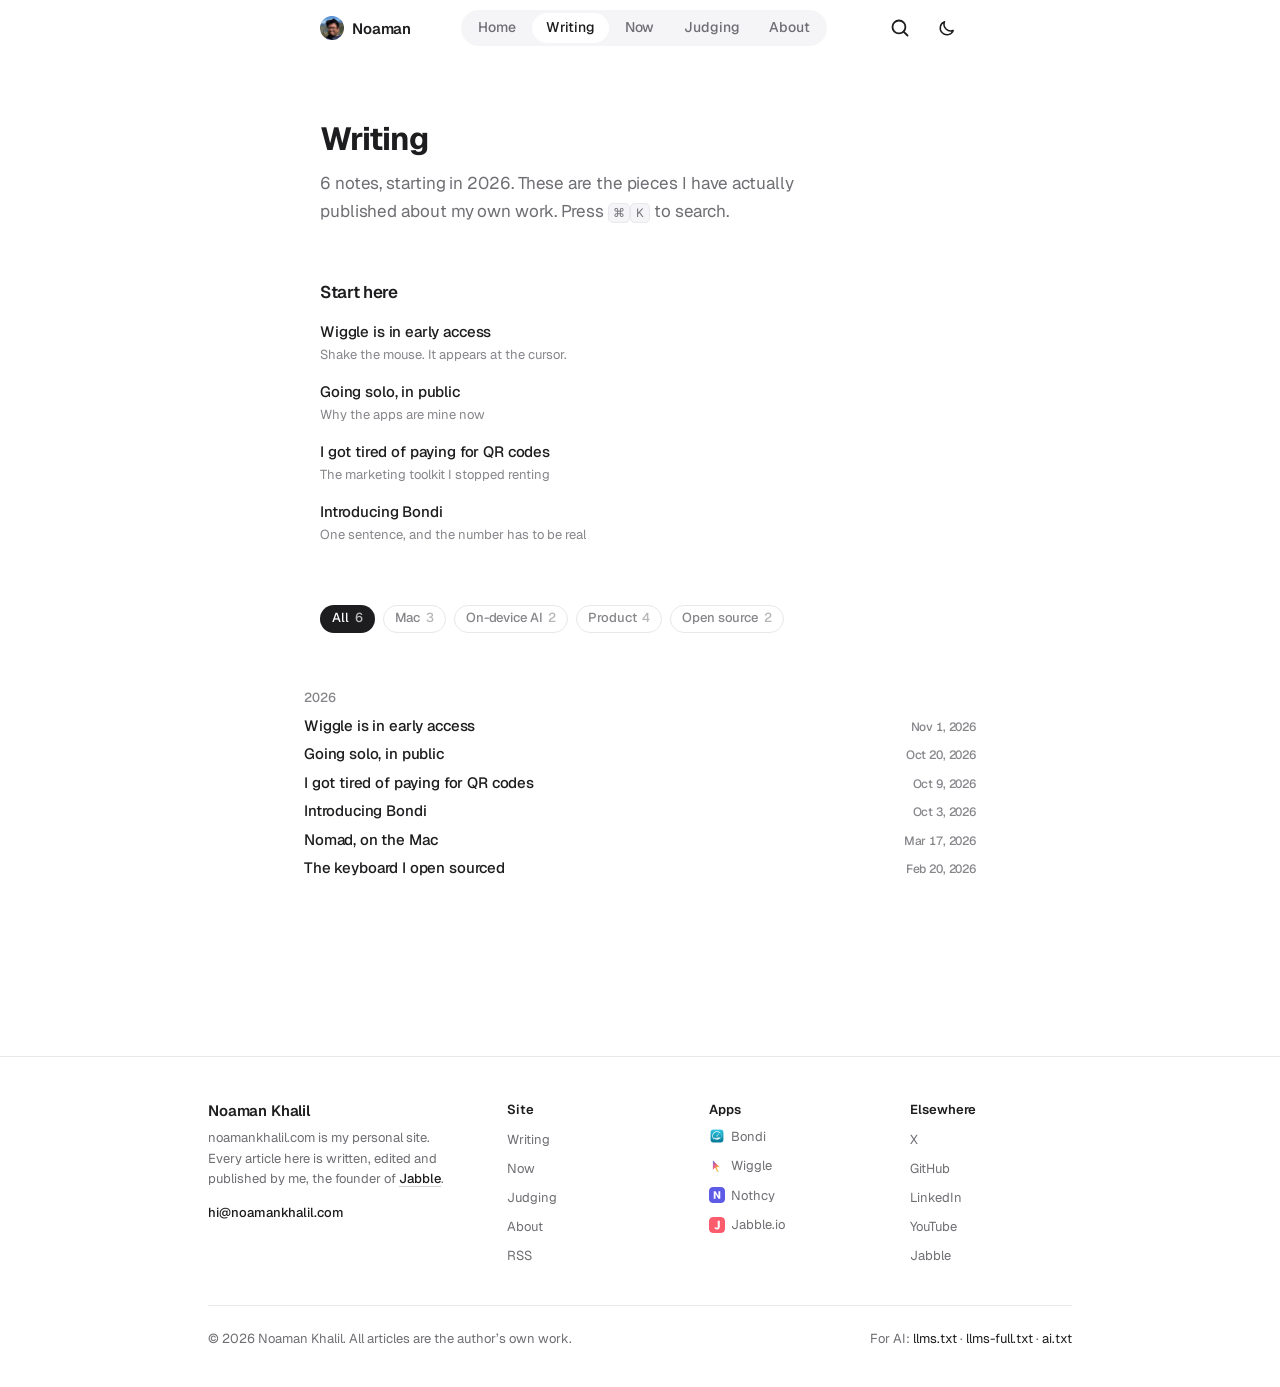
<file: blog/index.html>
<!DOCTYPE html>
<html lang="en">
<head>
<script>
(function () {
  document.documentElement.classList.add('js');
  try {
    var stored = localStorage.getItem('theme');
    if (stored === 'light' || stored === 'dark') document.documentElement.setAttribute('data-theme', stored);
  } catch (e) {}
})();
</script>
<meta charset="utf-8">
<meta name="viewport" content="width=device-width, initial-scale=1">
<title>Writing</title>
<meta name="description" content="6 notes on Bondi, Wiggle, Jabble, and the open source work. Search with ⌘K.">
<meta name="author" content="Noaman Khalil">
<link rel="icon" type="image/svg+xml" href="/assets/img/ico/favicon.svg">
<link rel="manifest" href="/assets/img/ico/site.webmanifest">
<link rel="preconnect" href="https://fonts.googleapis.com">
<link rel="preconnect" href="https://fonts.gstatic.com" crossorigin>
<link href="https://fonts.googleapis.com/css2?family=DM+Serif+Display:ital@1&family=Geist:wght@400;500;600;700;800&display=swap" rel="stylesheet">
<link rel="stylesheet" href="/css/site.css">
<link rel="canonical" href="https://noamankhalil.com/blog">
<link rel="alternate" type="application/rss+xml" title="Noaman Khalil" href="/feed.xml">
<meta name="twitter:card" content="summary">
<meta name="twitter:site" content="@KhalilNoaman">
<meta name="twitter:creator" content="@KhalilNoaman">
<meta name="twitter:title" content="Writing">
<meta name="twitter:description" content="6 notes on Bondi, Wiggle, Jabble, and the open source work. Search with ⌘K.">
<meta property="og:title" content="Writing">
<meta property="og:description" content="6 notes on Bondi, Wiggle, Jabble, and the open source work. Search with ⌘K.">
<meta property="og:url" content="https://noamankhalil.com/blog">
<meta property="og:type" content="website">
<meta property="og:site_name" content="noamankhalil.com">
<meta property="og:image" content="https://noamankhalil.com/assets/img/noaman.jpg">
<script type="application/ld+json">{"@context": "https://schema.org", "@graph": [{"@type": "Person", "@id": "https://noamankhalil.com/#person", "name": "Noaman Khalil", "alternateName": "Noaman", "url": "https://noamankhalil.com/about", "image": "https://noamankhalil.com/assets/img/noaman.jpg", "email": "mailto:hi@noamankhalil.com", "jobTitle": "Founder of Jabble", "homeLocation": "San Francisco, California", "description": "Noaman Khalil builds on-device Mac apps under Jabble, including Bondi, Wiggle, and Nothcy, and writes about the work at noamankhalil.com.", "sameAs": ["https://x.com/KhalilNoaman", "https://github.com/NoamanKhalil", "https://www.linkedin.com/in/noamank", "https://www.youtube.com/channel/UCtg4sirNQu0z3b1VhSxiKQA", "https://jabble.si/", "https://jabble.io/", "https://trynothcy.app/"]}, {"@type": "WebSite", "@id": "https://noamankhalil.com/#website", "name": "noamankhalil.com", "url": "https://noamankhalil.com/", "description": "Noaman Khalil builds on-device Mac apps under Jabble and writes about the work.", "publisher": {"@id": "https://noamankhalil.com/#person"}}]}</script>
</head>
<body>
<header class="site-header">
  <div class="topbar">
    <button class="menu-button" type="button" aria-controls="site-menu" aria-expanded="false" aria-label="Open menu">
      <span class="menu-button-open" aria-hidden="true"><svg width="20" height="20" viewBox="0 0 24 24" fill="none"><path d="M5 8H19" stroke="currentColor" stroke-width="2.5" stroke-linecap="round"></path><path d="M5 16H19" stroke="currentColor" stroke-width="2.5" stroke-linecap="round"></path></svg></span>
      <span class="menu-button-close" aria-hidden="true"><svg width="20" height="20" viewBox="0 0 24 24" fill="none"><path d="M6 6L18 18" stroke="currentColor" stroke-width="2.5" stroke-linecap="round"></path><path d="M6 18L18 6" stroke="currentColor" stroke-width="2.5" stroke-linecap="round"></path></svg></span>
    </button>
    <a class="topbar-brand" href="/" aria-label="Noaman, home">
      <img class="topbar-avatar" src="/assets/img/noaman.jpg" alt="" width="24" height="24">
      <span>Noaman</span>
    </a>
    <nav class="topbar-nav" aria-label="Primary"><a class="topbar-nav-link" href="/">Home</a><a class="topbar-nav-link is-active" href="/blog">Writing</a><a class="topbar-nav-link" href="/now">Now</a><a class="topbar-nav-link" href="/judging">Judging</a><a class="topbar-nav-link" href="/about">About</a></nav>
    <div class="topbar-actions">
      <button class="search-button" type="button" aria-controls="article-search" aria-expanded="false" aria-label="Search articles"><svg width="20" height="20" viewBox="0 0 24 24" fill="none" aria-hidden="true"><path d="M10.75 18.5C15.0302 18.5 18.5 15.0302 18.5 10.75C18.5 6.46979 15.0302 3 10.75 3C6.46979 3 3 6.46979 3 10.75C3 15.0302 6.46979 18.5 10.75 18.5Z" stroke="currentColor" stroke-width="2.2" stroke-linecap="round" stroke-linejoin="round"></path><path d="M16.25 16.25L21 21" stroke="currentColor" stroke-width="2.2" stroke-linecap="round"></path></svg></button>
      <button class="theme-button" type="button" aria-label="Switch theme">
        <span class="theme-button-light" aria-hidden="true"><svg width="19" height="19" viewBox="0 0 24 24" fill="none"><path d="M20.5 14.5A8.5 8.5 0 0 1 9.5 3.5a8.5 8.5 0 1 0 11 11Z" stroke="currentColor" stroke-width="1.9" stroke-linejoin="round"></path></svg></span>
        <span class="theme-button-dark" aria-hidden="true"><svg width="19" height="19" viewBox="0 0 24 24" fill="none"><circle cx="12" cy="12" r="4.2" stroke="currentColor" stroke-width="1.9"></circle><path d="M12 2.6v2.2M12 19.2v2.2M21.4 12h-2.2M4.8 12H2.6M18.6 5.4l-1.6 1.6M7 17l-1.6 1.6M18.6 18.6 17 17M7 7 5.4 5.4" stroke="currentColor" stroke-width="1.9" stroke-linecap="round"></path></svg></span>
      </button>
    </div>
  </div>
  <div class="menu-overlay" id="site-menu" hidden>
    <nav class="menu-nav" aria-label="Primary"><div class="menu-list"><a class="menu-link" href="/">Home</a><a class="menu-link is-active" href="/blog">Writing</a><a class="menu-link" href="/now">Now</a><a class="menu-link" href="/judging">Judging</a><a class="menu-link" href="/about">About</a></div></nav>
  </div>
  <div class="search-dialog" id="article-search" role="dialog" aria-modal="true" aria-labelledby="article-search-title" hidden>
    <div class="search-panel">
      <h2 class="sr-only" id="article-search-title">Search articles</h2>
      <div class="search-field">
        <svg class="search-field-icon" width="18" height="18" viewBox="0 0 24 24" fill="none" aria-hidden="true"><path d="M10.75 18.5C15.0302 18.5 18.5 15.0302 18.5 10.75C18.5 6.46979 15.0302 3 10.75 3C6.46979 3 3 6.46979 3 10.75C3 15.0302 6.46979 18.5 10.75 18.5Z" stroke="currentColor" stroke-width="2.2" stroke-linecap="round" stroke-linejoin="round"></path><path d="M16.25 16.25L21 21" stroke="currentColor" stroke-width="2.2" stroke-linecap="round"></path></svg>
        <label class="sr-only" for="article-search-input">Search articles</label>
        <input class="search-input" id="article-search-input" type="search" placeholder="Search articles" autocomplete="off" spellcheck="false" role="combobox" aria-expanded="false" aria-controls="search-results" aria-autocomplete="list">
        <button class="search-close" type="button" aria-label="Close search">esc</button>
      </div>
      <p class="search-status" data-search-status>Start typing to search articles.</p>
      <ul class="search-results" id="search-results" data-search-results role="listbox"></ul>
      <div class="search-foot" aria-hidden="true">
        <span class="search-hint"><kbd>↑</kbd><kbd>↓</kbd> to move</span>
        <span class="search-hint"><kbd>↵</kbd> to open</span>
      </div>
    </div>
  </div>
</header>
<main>
<div class="page-frame archive-page">
  <section class="content-section archive-intro">
    <h1 class="profile-title">Writing</h1>
    <p class="profile-lead">6 notes, starting in 2026. These are the pieces I have actually published about my own work. Press <kbd class="inline-kbd">⌘</kbd><kbd class="inline-kbd">K</kbd> to search.</p>
  </section>
  <section class="content-section start-here">
    <h2 class="section-title">Start here</h2>
    <ul class="entry-list" role="list"><li class="entry-item"><a class="entry-link writing-link" href="/blog/wiggle-early-access"><span class="entry-title">Wiggle is in early access</span><span class="entry-detail">Shake the mouse. It appears at the cursor.</span></a></li><li class="entry-item"><a class="entry-link writing-link" href="/blog/going-solo"><span class="entry-title">Going solo, in public</span><span class="entry-detail">Why the apps are mine now</span></a></li><li class="entry-item"><a class="entry-link writing-link" href="/blog/tired-of-qr-codes"><span class="entry-title">I got tired of paying for QR codes</span><span class="entry-detail">The marketing toolkit I stopped renting</span></a></li><li class="entry-item"><a class="entry-link writing-link" href="/blog/introducing-bondi"><span class="entry-title">Introducing Bondi</span><span class="entry-detail">One sentence, and the number has to be real</span></a></li></ul>
  </section>
  <section class="content-section">
    <div class="topic-chips" role="group" aria-label="Filter by topic"><button class="topic-chip is-active" type="button" data-topic="all" aria-pressed="true">All <span class="topic-count">6</span></button><button class="topic-chip" type="button" data-topic="mac" aria-pressed="false">Mac <span class="topic-count">3</span></button><button class="topic-chip" type="button" data-topic="on-device" aria-pressed="false">On-device AI <span class="topic-count">2</span></button><button class="topic-chip" type="button" data-topic="product" aria-pressed="false">Product <span class="topic-count">4</span></button><button class="topic-chip" type="button" data-topic="open-source" aria-pressed="false">Open source <span class="topic-count">2</span></button></div>
    <p class="archive-empty" hidden>No posts in that topic.</p>
  </section>
  <div class="archive-groups"><section class="archive-year-group"><h3 class="archive-year">2026</h3><ul class="archive-year-list" role="list"><li class="archive-year-item" data-topics="mac product on-device"><a class="archive-year-link" href="/blog/wiggle-early-access"><span>Wiggle is in early access</span><span class="archive-year-date">Nov 1, 2026</span></a></li><li class="archive-year-item" data-topics="product"><a class="archive-year-link" href="/blog/going-solo"><span>Going solo, in public</span><span class="archive-year-date">Oct 20, 2026</span></a></li><li class="archive-year-item" data-topics="product"><a class="archive-year-link" href="/blog/tired-of-qr-codes"><span>I got tired of paying for QR codes</span><span class="archive-year-date">Oct 9, 2026</span></a></li><li class="archive-year-item" data-topics="mac product on-device"><a class="archive-year-link" href="/blog/introducing-bondi"><span>Introducing Bondi</span><span class="archive-year-date">Oct 3, 2026</span></a></li><li class="archive-year-item" data-topics="mac open-source"><a class="archive-year-link" href="/blog/nomad-for-mac"><span>Nomad, on the Mac</span><span class="archive-year-date">Mar 17, 2026</span></a></li><li class="archive-year-item" data-topics="open-source"><a class="archive-year-link" href="/blog/keyboard-pico"><span>The keyboard I open sourced</span><span class="archive-year-date">Feb 20, 2026</span></a></li></ul></section></div>
</div>
</main>
<footer class="site-footer">
  <div class="footer-frame">
    <div class="footer-grid">
      <div class="footer-identity">
        <p class="footer-name">Noaman Khalil</p>
        <p class="footer-statement">noamankhalil.com is my personal site. Every article here is written, edited and published by me, the founder of <a class="footer-inline-link" href="https://jabble.si/?ref=noamankhalil" rel="noopener me">Jabble</a>.</p>
        <a class="footer-email" href="mailto:hi@noamankhalil.com">hi@noamankhalil.com</a>
      </div>
      <nav aria-label="Site">
        <p class="footer-col-title">Site</p>
        <ul class="footer-col-list">
          <li><a class="footer-link" href="/blog">Writing</a></li>
          <li><a class="footer-link" href="/now">Now</a></li>
          <li><a class="footer-link" href="/judging">Judging</a></li>
          <li><a class="footer-link" href="/about">About</a></li>
          <li><a class="footer-link" href="/feed.xml">RSS</a></li>
        </ul>
      </nav>
      <nav aria-label="Apps">
        <p class="footer-col-title">Apps</p>
        <ul class="footer-col-list">
          <li><a class="footer-link" href="https://trybondi.app/?ref=noamankhalil" target="_blank" rel="noopener"><img class="footer-link-icon" src="/assets/img/products/bondi.png" alt="" width="16" height="16" loading="lazy">Bondi</a></li>
          <li><a class="footer-link" href="https://wigglemac.com/?ref=noamankhalil" target="_blank" rel="noopener"><img class="footer-link-icon" src="/assets/img/products/wiggle.svg" alt="" width="16" height="16" loading="lazy">Wiggle</a></li>
          <li><a class="footer-link" href="https://trynothcy.app/?ref=noamankhalil" target="_blank" rel="noopener"><img class="footer-link-icon" src="/assets/img/products/nothcy.svg" alt="" width="16" height="16" loading="lazy">Nothcy</a></li>
          <li><a class="footer-link" href="https://jabble.io/?ref=noamankhalil" target="_blank" rel="noopener"><img class="footer-link-icon" src="/assets/img/products/jabble.svg" alt="" width="16" height="16" loading="lazy">Jabble.io</a></li>
        </ul>
      </nav>
      <nav aria-label="Elsewhere">
        <p class="footer-col-title">Elsewhere</p>
        <ul class="footer-col-list">
          <li><a class="footer-link" href="https://x.com/KhalilNoaman" target="_blank" rel="noopener">X</a></li>
          <li><a class="footer-link" href="https://github.com/NoamanKhalil" target="_blank" rel="noopener">GitHub</a></li>
          <li><a class="footer-link" href="https://www.linkedin.com/in/noamank" target="_blank" rel="noopener">LinkedIn</a></li>
          <li><a class="footer-link" href="https://www.youtube.com/channel/UCtg4sirNQu0z3b1VhSxiKQA" target="_blank" rel="noopener">YouTube</a></li>
          <li><a class="footer-link" href="https://jabble.si/?ref=noamankhalil" target="_blank" rel="noopener">Jabble</a></li>
        </ul>
      </nav>
    </div>
    <div class="footer-bottom">
      <p>© 2026 Noaman Khalil. All articles are the author’s own work.</p>
      <p>For AI: <a href="/llms.txt">llms.txt</a> · <a href="/llms-full.txt">llms-full.txt</a> · <a href="/ai.txt">ai.txt</a></p>
    </div>
  </div>
</footer>
<script src="/js/site.js"></script>
</body>
</html>
</file>
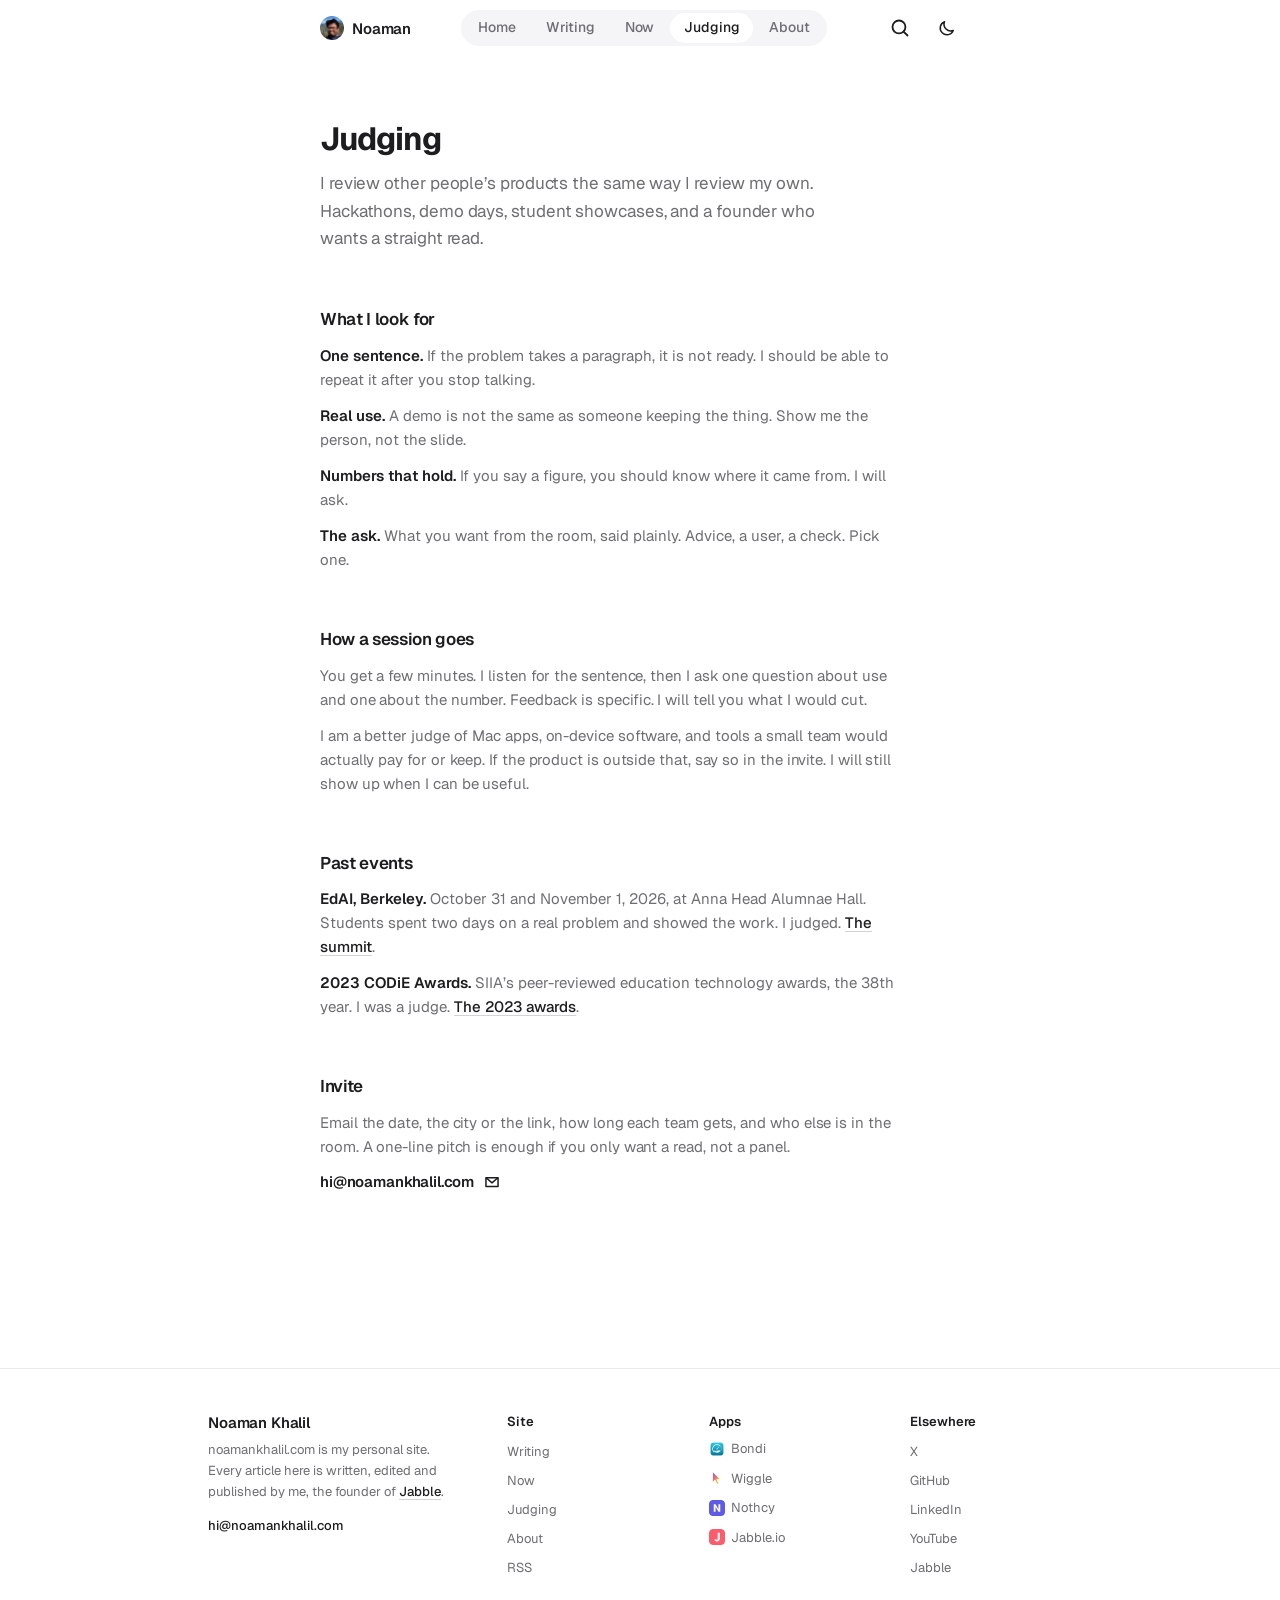
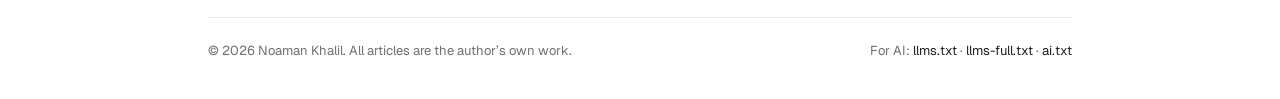
<file: judging/index.html>
<!DOCTYPE html>
<html lang="en">
<head>
<script>
(function () {
  document.documentElement.classList.add('js');
  try {
    var stored = localStorage.getItem('theme');
    if (stored === 'light' || stored === 'dark') document.documentElement.setAttribute('data-theme', stored);
  } catch (e) {}
})();
</script>
<meta charset="utf-8">
<meta name="viewport" content="width=device-width, initial-scale=1">
<title>Judging</title>
<meta name="description" content="Noaman Khalil judges hackathons, demo days, and product reviews. Past rooms include the 2023 CODiE Awards and the EdAI summit in Berkeley.">
<meta name="author" content="Noaman Khalil">
<link rel="icon" type="image/svg+xml" href="/assets/img/ico/favicon.svg">
<link rel="manifest" href="/assets/img/ico/site.webmanifest">
<link rel="preconnect" href="https://fonts.googleapis.com">
<link rel="preconnect" href="https://fonts.gstatic.com" crossorigin>
<link href="https://fonts.googleapis.com/css2?family=DM+Serif+Display:ital@1&family=Geist:wght@400;500;600;700;800&display=swap" rel="stylesheet">
<link rel="stylesheet" href="/css/site.css">
<link rel="canonical" href="https://noamankhalil.com/judging">
<link rel="alternate" type="application/rss+xml" title="Noaman Khalil" href="/feed.xml">
<meta name="twitter:card" content="summary">
<meta name="twitter:site" content="@KhalilNoaman">
<meta name="twitter:creator" content="@KhalilNoaman">
<meta name="twitter:title" content="Judging">
<meta name="twitter:description" content="Noaman Khalil judges hackathons, demo days, and product reviews. Past rooms include the 2023 CODiE Awards and the EdAI summit in Berkeley.">
<meta property="og:title" content="Judging">
<meta property="og:description" content="Noaman Khalil judges hackathons, demo days, and product reviews. Past rooms include the 2023 CODiE Awards and the EdAI summit in Berkeley.">
<meta property="og:url" content="https://noamankhalil.com/judging">
<meta property="og:type" content="website">
<meta property="og:site_name" content="noamankhalil.com">
<meta property="og:image" content="https://noamankhalil.com/assets/img/noaman.jpg">
<script type="application/ld+json">{"@context": "https://schema.org", "@graph": [{"@type": "Person", "@id": "https://noamankhalil.com/#person", "name": "Noaman Khalil", "alternateName": "Noaman", "url": "https://noamankhalil.com/about", "image": "https://noamankhalil.com/assets/img/noaman.jpg", "email": "mailto:hi@noamankhalil.com", "jobTitle": "Founder of Jabble", "homeLocation": "San Francisco, California", "description": "Noaman Khalil builds on-device Mac apps under Jabble, including Bondi, Wiggle, and Nothcy, and writes about the work at noamankhalil.com.", "sameAs": ["https://x.com/KhalilNoaman", "https://github.com/NoamanKhalil", "https://www.linkedin.com/in/noamank", "https://www.youtube.com/channel/UCtg4sirNQu0z3b1VhSxiKQA", "https://jabble.si/", "https://jabble.io/", "https://trynothcy.app/"]}, {"@type": "WebSite", "@id": "https://noamankhalil.com/#website", "name": "noamankhalil.com", "url": "https://noamankhalil.com/", "description": "Noaman Khalil builds on-device Mac apps under Jabble and writes about the work.", "publisher": {"@id": "https://noamankhalil.com/#person"}}]}</script>
</head>
<body>
<header class="site-header">
  <div class="topbar">
    <button class="menu-button" type="button" aria-controls="site-menu" aria-expanded="false" aria-label="Open menu">
      <span class="menu-button-open" aria-hidden="true"><svg width="20" height="20" viewBox="0 0 24 24" fill="none"><path d="M5 8H19" stroke="currentColor" stroke-width="2.5" stroke-linecap="round"></path><path d="M5 16H19" stroke="currentColor" stroke-width="2.5" stroke-linecap="round"></path></svg></span>
      <span class="menu-button-close" aria-hidden="true"><svg width="20" height="20" viewBox="0 0 24 24" fill="none"><path d="M6 6L18 18" stroke="currentColor" stroke-width="2.5" stroke-linecap="round"></path><path d="M6 18L18 6" stroke="currentColor" stroke-width="2.5" stroke-linecap="round"></path></svg></span>
    </button>
    <a class="topbar-brand" href="/" aria-label="Noaman, home">
      <img class="topbar-avatar" src="/assets/img/noaman.jpg" alt="" width="24" height="24">
      <span>Noaman</span>
    </a>
    <nav class="topbar-nav" aria-label="Primary"><a class="topbar-nav-link" href="/">Home</a><a class="topbar-nav-link" href="/blog">Writing</a><a class="topbar-nav-link" href="/now">Now</a><a class="topbar-nav-link is-active" href="/judging">Judging</a><a class="topbar-nav-link" href="/about">About</a></nav>
    <div class="topbar-actions">
      <button class="search-button" type="button" aria-controls="article-search" aria-expanded="false" aria-label="Search articles"><svg width="20" height="20" viewBox="0 0 24 24" fill="none" aria-hidden="true"><path d="M10.75 18.5C15.0302 18.5 18.5 15.0302 18.5 10.75C18.5 6.46979 15.0302 3 10.75 3C6.46979 3 3 6.46979 3 10.75C3 15.0302 6.46979 18.5 10.75 18.5Z" stroke="currentColor" stroke-width="2.2" stroke-linecap="round" stroke-linejoin="round"></path><path d="M16.25 16.25L21 21" stroke="currentColor" stroke-width="2.2" stroke-linecap="round"></path></svg></button>
      <button class="theme-button" type="button" aria-label="Switch theme">
        <span class="theme-button-light" aria-hidden="true"><svg width="19" height="19" viewBox="0 0 24 24" fill="none"><path d="M20.5 14.5A8.5 8.5 0 0 1 9.5 3.5a8.5 8.5 0 1 0 11 11Z" stroke="currentColor" stroke-width="1.9" stroke-linejoin="round"></path></svg></span>
        <span class="theme-button-dark" aria-hidden="true"><svg width="19" height="19" viewBox="0 0 24 24" fill="none"><circle cx="12" cy="12" r="4.2" stroke="currentColor" stroke-width="1.9"></circle><path d="M12 2.6v2.2M12 19.2v2.2M21.4 12h-2.2M4.8 12H2.6M18.6 5.4l-1.6 1.6M7 17l-1.6 1.6M18.6 18.6 17 17M7 7 5.4 5.4" stroke="currentColor" stroke-width="1.9" stroke-linecap="round"></path></svg></span>
      </button>
    </div>
  </div>
  <div class="menu-overlay" id="site-menu" hidden>
    <nav class="menu-nav" aria-label="Primary"><div class="menu-list"><a class="menu-link" href="/">Home</a><a class="menu-link" href="/blog">Writing</a><a class="menu-link" href="/now">Now</a><a class="menu-link is-active" href="/judging">Judging</a><a class="menu-link" href="/about">About</a></div></nav>
  </div>
  <div class="search-dialog" id="article-search" role="dialog" aria-modal="true" aria-labelledby="article-search-title" hidden>
    <div class="search-panel">
      <h2 class="sr-only" id="article-search-title">Search articles</h2>
      <div class="search-field">
        <svg class="search-field-icon" width="18" height="18" viewBox="0 0 24 24" fill="none" aria-hidden="true"><path d="M10.75 18.5C15.0302 18.5 18.5 15.0302 18.5 10.75C18.5 6.46979 15.0302 3 10.75 3C6.46979 3 3 6.46979 3 10.75C3 15.0302 6.46979 18.5 10.75 18.5Z" stroke="currentColor" stroke-width="2.2" stroke-linecap="round" stroke-linejoin="round"></path><path d="M16.25 16.25L21 21" stroke="currentColor" stroke-width="2.2" stroke-linecap="round"></path></svg>
        <label class="sr-only" for="article-search-input">Search articles</label>
        <input class="search-input" id="article-search-input" type="search" placeholder="Search articles" autocomplete="off" spellcheck="false" role="combobox" aria-expanded="false" aria-controls="search-results" aria-autocomplete="list">
        <button class="search-close" type="button" aria-label="Close search">esc</button>
      </div>
      <p class="search-status" data-search-status>Start typing to search articles.</p>
      <ul class="search-results" id="search-results" data-search-results role="listbox"></ul>
      <div class="search-foot" aria-hidden="true">
        <span class="search-hint"><kbd>↑</kbd><kbd>↓</kbd> to move</span>
        <span class="search-hint"><kbd>↵</kbd> to open</span>
      </div>
    </div>
  </div>
</header>
<main>
<div class="page-frame">
  <section class="content-section">
    <h1 class="profile-title">Judging</h1>
    <p class="profile-lead">I review other people’s products the same way I review my own. Hackathons, demo days, student showcases, and a founder who wants a straight read.</p>
  </section>
  <section class="content-section">
    <h2 class="section-title">What I look for</h2>
    <ul class="now-focus-list">
      <li class="now-focus-item"><b>One sentence.</b> If the problem takes a paragraph, it is not ready. I should be able to repeat it after you stop talking.</li>
      <li class="now-focus-item"><b>Real use.</b> A demo is not the same as someone keeping the thing. Show me the person, not the slide.</li>
      <li class="now-focus-item"><b>Numbers that hold.</b> If you say a figure, you should know where it came from. I will ask.</li>
      <li class="now-focus-item"><b>The ask.</b> What you want from the room, said plainly. Advice, a user, a check. Pick one.</li>
    </ul>
  </section>
  <section class="content-section">
    <h2 class="section-title">How a session goes</h2>
    <p class="prose-line">You get a few minutes. I listen for the sentence, then I ask one question about use and one about the number. Feedback is specific. I will tell you what I would cut.</p>
    <p class="prose-line">I am a better judge of Mac apps, on-device software, and tools a small team would actually pay for or keep. If the product is outside that, say so in the invite. I will still show up when I can be useful.</p>
  </section>
  <section class="content-section">
    <h2 class="section-title">Past events</h2>
    <ul class="now-focus-list">
      <li class="now-focus-item"><b>EdAI, Berkeley.</b> October 31 and November 1, 2026, at Anna Head Alumnae Hall. Students spent two days on a real problem and showed the work. I judged. <a class="inline-link" href="https://edai.fun/berkeley-fall-summit-2026">The summit</a>.</li>
      <li class="now-focus-item"><b>2023 CODiE Awards.</b> SIIA’s peer-reviewed education technology awards, the 38th year. I was a judge. <a class="inline-link" href="https://www.siia.net/siia-announces-2023-codie-award-winners-for-education-technology/">The 2023 awards</a>.</li>
    </ul>
  </section>
  <section class="content-section contact-section">
    <h2 class="section-title">Invite</h2>
    <p class="prose-line">Email the date, the city or the link, how long each team gets, and who else is in the room. A one-line pitch is enough if you only want a read, not a panel.</p>
    <a class="contact-link" href="mailto:hi@noamankhalil.com?subject=Judging"><span>hi@noamankhalil.com</span><svg width="20" height="20" viewBox="0 0 24 24" fill="none" aria-hidden="true"><path d="M4.75 6.75H19.25V17.25H4.75V6.75Z" stroke="currentColor" stroke-width="1.8" stroke-linejoin="round"></path><path d="M5.25 7.25L12 13L18.75 7.25" stroke="currentColor" stroke-width="1.8" stroke-linecap="round" stroke-linejoin="round"></path></svg></a>
  </section>
</div>
</main>
<footer class="site-footer">
  <div class="footer-frame">
    <div class="footer-grid">
      <div class="footer-identity">
        <p class="footer-name">Noaman Khalil</p>
        <p class="footer-statement">noamankhalil.com is my personal site. Every article here is written, edited and published by me, the founder of <a class="footer-inline-link" href="https://jabble.si/?ref=noamankhalil" rel="noopener me">Jabble</a>.</p>
        <a class="footer-email" href="mailto:hi@noamankhalil.com">hi@noamankhalil.com</a>
      </div>
      <nav aria-label="Site">
        <p class="footer-col-title">Site</p>
        <ul class="footer-col-list">
          <li><a class="footer-link" href="/blog">Writing</a></li>
          <li><a class="footer-link" href="/now">Now</a></li>
          <li><a class="footer-link" href="/judging">Judging</a></li>
          <li><a class="footer-link" href="/about">About</a></li>
          <li><a class="footer-link" href="/feed.xml">RSS</a></li>
        </ul>
      </nav>
      <nav aria-label="Apps">
        <p class="footer-col-title">Apps</p>
        <ul class="footer-col-list">
          <li><a class="footer-link" href="https://trybondi.app/?ref=noamankhalil" target="_blank" rel="noopener"><img class="footer-link-icon" src="/assets/img/products/bondi.png" alt="" width="16" height="16" loading="lazy">Bondi</a></li>
          <li><a class="footer-link" href="https://wigglemac.com/?ref=noamankhalil" target="_blank" rel="noopener"><img class="footer-link-icon" src="/assets/img/products/wiggle.svg" alt="" width="16" height="16" loading="lazy">Wiggle</a></li>
          <li><a class="footer-link" href="https://trynothcy.app/?ref=noamankhalil" target="_blank" rel="noopener"><img class="footer-link-icon" src="/assets/img/products/nothcy.svg" alt="" width="16" height="16" loading="lazy">Nothcy</a></li>
          <li><a class="footer-link" href="https://jabble.io/?ref=noamankhalil" target="_blank" rel="noopener"><img class="footer-link-icon" src="/assets/img/products/jabble.svg" alt="" width="16" height="16" loading="lazy">Jabble.io</a></li>
        </ul>
      </nav>
      <nav aria-label="Elsewhere">
        <p class="footer-col-title">Elsewhere</p>
        <ul class="footer-col-list">
          <li><a class="footer-link" href="https://x.com/KhalilNoaman" target="_blank" rel="noopener">X</a></li>
          <li><a class="footer-link" href="https://github.com/NoamanKhalil" target="_blank" rel="noopener">GitHub</a></li>
          <li><a class="footer-link" href="https://www.linkedin.com/in/noamank" target="_blank" rel="noopener">LinkedIn</a></li>
          <li><a class="footer-link" href="https://www.youtube.com/channel/UCtg4sirNQu0z3b1VhSxiKQA" target="_blank" rel="noopener">YouTube</a></li>
          <li><a class="footer-link" href="https://jabble.si/?ref=noamankhalil" target="_blank" rel="noopener">Jabble</a></li>
        </ul>
      </nav>
    </div>
    <div class="footer-bottom">
      <p>© 2026 Noaman Khalil. All articles are the author’s own work.</p>
      <p>For AI: <a href="/llms.txt">llms.txt</a> · <a href="/llms-full.txt">llms-full.txt</a> · <a href="/ai.txt">ai.txt</a></p>
    </div>
  </div>
</footer>
<script src="/js/site.js"></script>
</body>
</html>
</file>
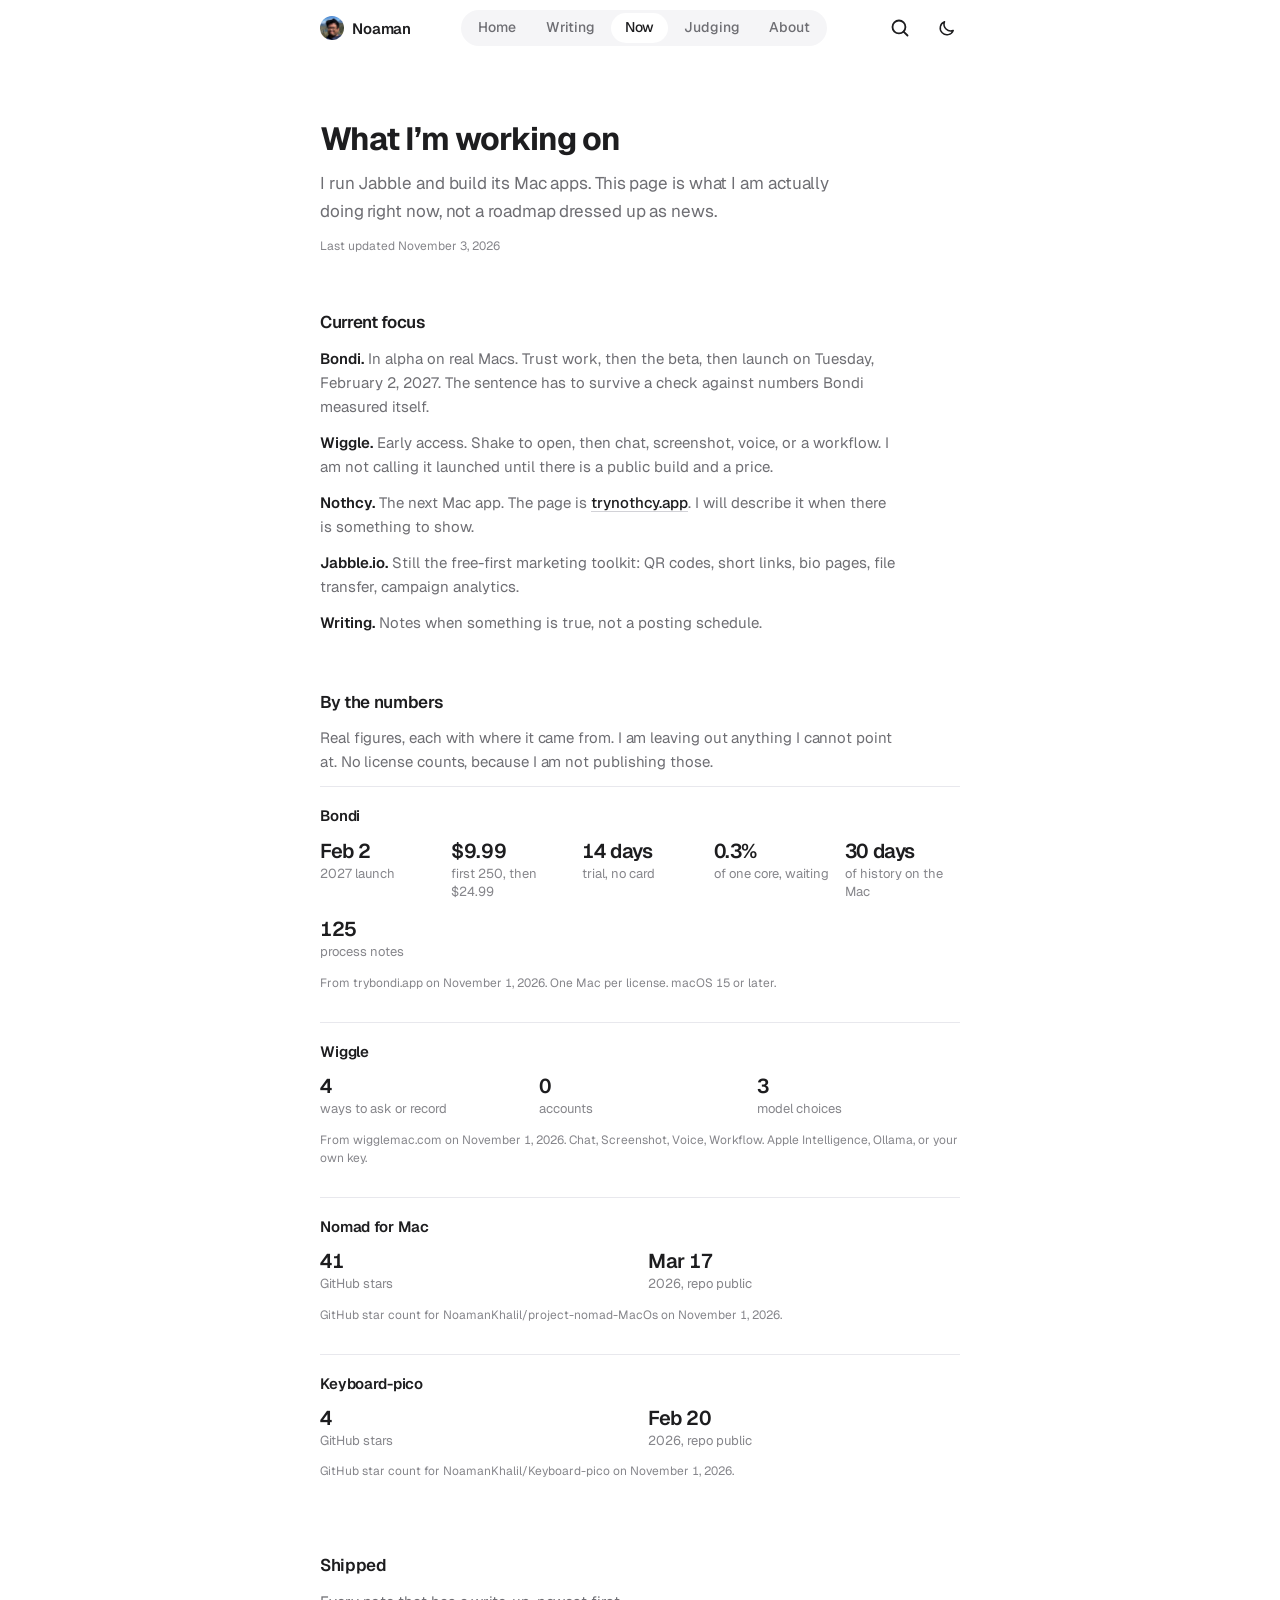
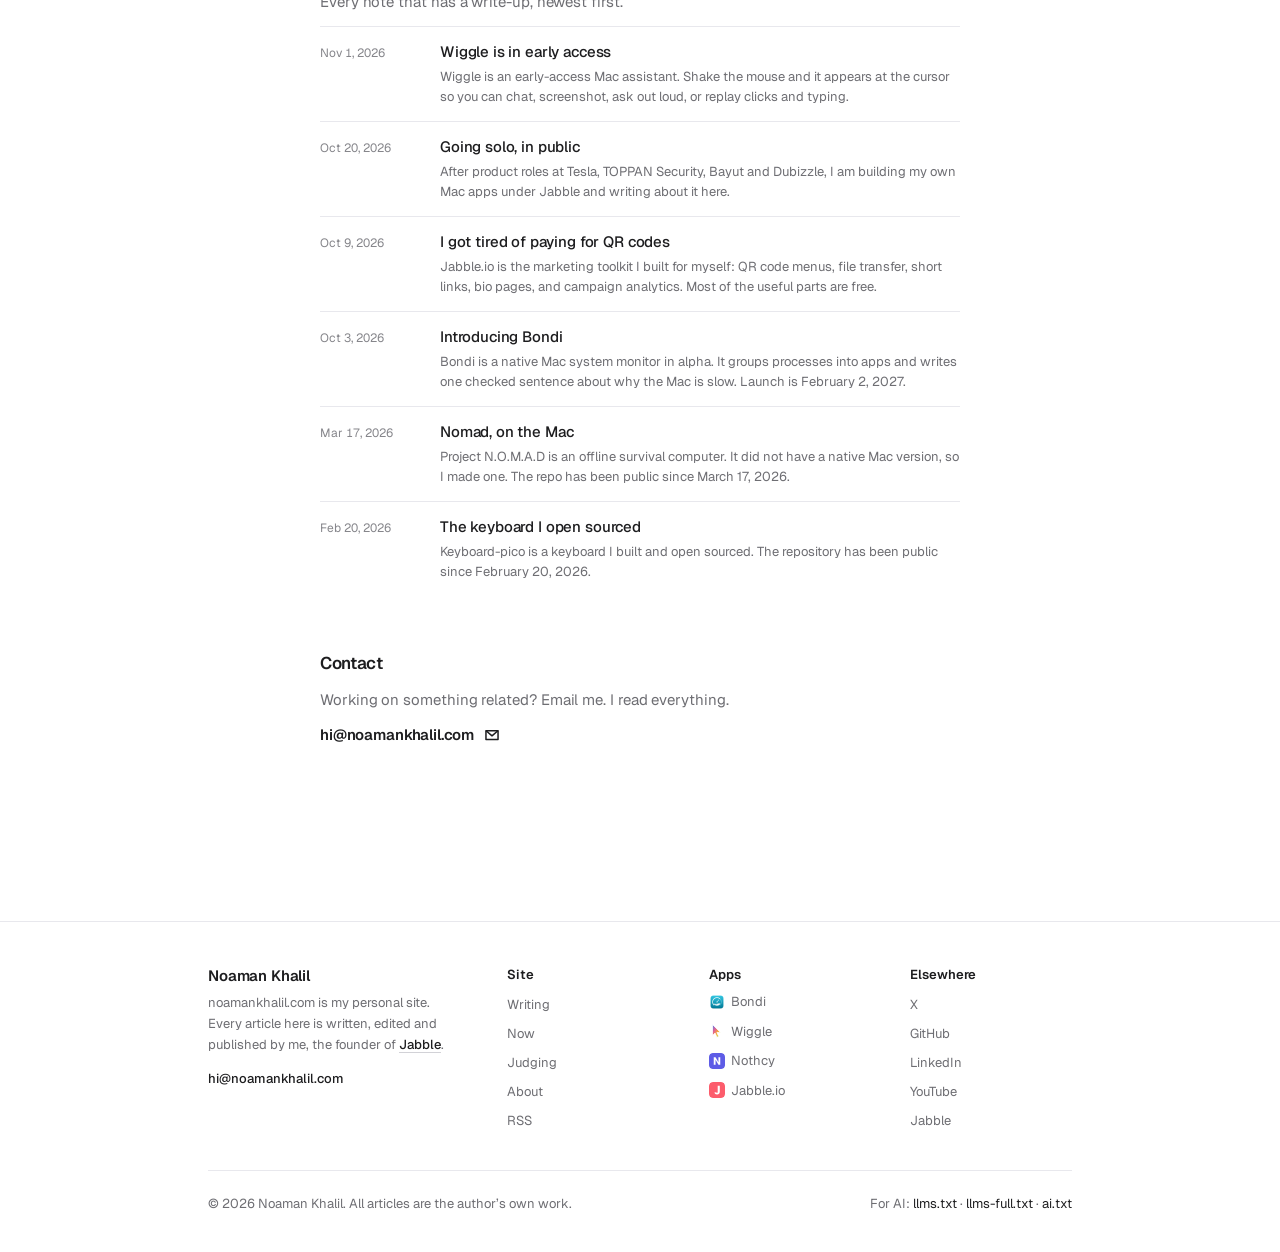
<file: now/index.html>
<!DOCTYPE html>
<html lang="en">
<head>
<script>
(function () {
  document.documentElement.classList.add('js');
  try {
    var stored = localStorage.getItem('theme');
    if (stored === 'light' || stored === 'dark') document.documentElement.setAttribute('data-theme', stored);
  } catch (e) {}
})();
</script>
<meta charset="utf-8">
<meta name="viewport" content="width=device-width, initial-scale=1">
<title>Now</title>
<meta name="description" content="What Noaman Khalil is actually working on: Bondi in alpha, Wiggle in early access, Nothcy at trynothcy.app, and Jabble.io.">
<meta name="author" content="Noaman Khalil">
<link rel="icon" type="image/svg+xml" href="/assets/img/ico/favicon.svg">
<link rel="manifest" href="/assets/img/ico/site.webmanifest">
<link rel="preconnect" href="https://fonts.googleapis.com">
<link rel="preconnect" href="https://fonts.gstatic.com" crossorigin>
<link href="https://fonts.googleapis.com/css2?family=DM+Serif+Display:ital@1&family=Geist:wght@400;500;600;700;800&display=swap" rel="stylesheet">
<link rel="stylesheet" href="/css/site.css">
<link rel="canonical" href="https://noamankhalil.com/now">
<link rel="alternate" type="application/rss+xml" title="Noaman Khalil" href="/feed.xml">
<meta name="twitter:card" content="summary">
<meta name="twitter:site" content="@KhalilNoaman">
<meta name="twitter:creator" content="@KhalilNoaman">
<meta name="twitter:title" content="Now">
<meta name="twitter:description" content="What Noaman Khalil is actually working on: Bondi in alpha, Wiggle in early access, Nothcy at trynothcy.app, and Jabble.io.">
<meta property="og:title" content="Now">
<meta property="og:description" content="What Noaman Khalil is actually working on: Bondi in alpha, Wiggle in early access, Nothcy at trynothcy.app, and Jabble.io.">
<meta property="og:url" content="https://noamankhalil.com/now">
<meta property="og:type" content="website">
<meta property="og:site_name" content="noamankhalil.com">
<meta property="og:image" content="https://noamankhalil.com/assets/img/noaman.jpg">
<script type="application/ld+json">{"@context": "https://schema.org", "@graph": [{"@type": "Person", "@id": "https://noamankhalil.com/#person", "name": "Noaman Khalil", "alternateName": "Noaman", "url": "https://noamankhalil.com/about", "image": "https://noamankhalil.com/assets/img/noaman.jpg", "email": "mailto:hi@noamankhalil.com", "jobTitle": "Founder of Jabble", "homeLocation": "San Francisco, California", "description": "Noaman Khalil builds on-device Mac apps under Jabble, including Bondi, Wiggle, and Nothcy, and writes about the work at noamankhalil.com.", "sameAs": ["https://x.com/KhalilNoaman", "https://github.com/NoamanKhalil", "https://www.linkedin.com/in/noamank", "https://www.youtube.com/channel/UCtg4sirNQu0z3b1VhSxiKQA", "https://jabble.si/", "https://jabble.io/", "https://trynothcy.app/"]}, {"@type": "WebSite", "@id": "https://noamankhalil.com/#website", "name": "noamankhalil.com", "url": "https://noamankhalil.com/", "description": "Noaman Khalil builds on-device Mac apps under Jabble and writes about the work.", "publisher": {"@id": "https://noamankhalil.com/#person"}}]}</script>
</head>
<body>
<header class="site-header">
  <div class="topbar">
    <button class="menu-button" type="button" aria-controls="site-menu" aria-expanded="false" aria-label="Open menu">
      <span class="menu-button-open" aria-hidden="true"><svg width="20" height="20" viewBox="0 0 24 24" fill="none"><path d="M5 8H19" stroke="currentColor" stroke-width="2.5" stroke-linecap="round"></path><path d="M5 16H19" stroke="currentColor" stroke-width="2.5" stroke-linecap="round"></path></svg></span>
      <span class="menu-button-close" aria-hidden="true"><svg width="20" height="20" viewBox="0 0 24 24" fill="none"><path d="M6 6L18 18" stroke="currentColor" stroke-width="2.5" stroke-linecap="round"></path><path d="M6 18L18 6" stroke="currentColor" stroke-width="2.5" stroke-linecap="round"></path></svg></span>
    </button>
    <a class="topbar-brand" href="/" aria-label="Noaman, home">
      <img class="topbar-avatar" src="/assets/img/noaman.jpg" alt="" width="24" height="24">
      <span>Noaman</span>
    </a>
    <nav class="topbar-nav" aria-label="Primary"><a class="topbar-nav-link" href="/">Home</a><a class="topbar-nav-link" href="/blog">Writing</a><a class="topbar-nav-link is-active" href="/now">Now</a><a class="topbar-nav-link" href="/judging">Judging</a><a class="topbar-nav-link" href="/about">About</a></nav>
    <div class="topbar-actions">
      <button class="search-button" type="button" aria-controls="article-search" aria-expanded="false" aria-label="Search articles"><svg width="20" height="20" viewBox="0 0 24 24" fill="none" aria-hidden="true"><path d="M10.75 18.5C15.0302 18.5 18.5 15.0302 18.5 10.75C18.5 6.46979 15.0302 3 10.75 3C6.46979 3 3 6.46979 3 10.75C3 15.0302 6.46979 18.5 10.75 18.5Z" stroke="currentColor" stroke-width="2.2" stroke-linecap="round" stroke-linejoin="round"></path><path d="M16.25 16.25L21 21" stroke="currentColor" stroke-width="2.2" stroke-linecap="round"></path></svg></button>
      <button class="theme-button" type="button" aria-label="Switch theme">
        <span class="theme-button-light" aria-hidden="true"><svg width="19" height="19" viewBox="0 0 24 24" fill="none"><path d="M20.5 14.5A8.5 8.5 0 0 1 9.5 3.5a8.5 8.5 0 1 0 11 11Z" stroke="currentColor" stroke-width="1.9" stroke-linejoin="round"></path></svg></span>
        <span class="theme-button-dark" aria-hidden="true"><svg width="19" height="19" viewBox="0 0 24 24" fill="none"><circle cx="12" cy="12" r="4.2" stroke="currentColor" stroke-width="1.9"></circle><path d="M12 2.6v2.2M12 19.2v2.2M21.4 12h-2.2M4.8 12H2.6M18.6 5.4l-1.6 1.6M7 17l-1.6 1.6M18.6 18.6 17 17M7 7 5.4 5.4" stroke="currentColor" stroke-width="1.9" stroke-linecap="round"></path></svg></span>
      </button>
    </div>
  </div>
  <div class="menu-overlay" id="site-menu" hidden>
    <nav class="menu-nav" aria-label="Primary"><div class="menu-list"><a class="menu-link" href="/">Home</a><a class="menu-link" href="/blog">Writing</a><a class="menu-link is-active" href="/now">Now</a><a class="menu-link" href="/judging">Judging</a><a class="menu-link" href="/about">About</a></div></nav>
  </div>
  <div class="search-dialog" id="article-search" role="dialog" aria-modal="true" aria-labelledby="article-search-title" hidden>
    <div class="search-panel">
      <h2 class="sr-only" id="article-search-title">Search articles</h2>
      <div class="search-field">
        <svg class="search-field-icon" width="18" height="18" viewBox="0 0 24 24" fill="none" aria-hidden="true"><path d="M10.75 18.5C15.0302 18.5 18.5 15.0302 18.5 10.75C18.5 6.46979 15.0302 3 10.75 3C6.46979 3 3 6.46979 3 10.75C3 15.0302 6.46979 18.5 10.75 18.5Z" stroke="currentColor" stroke-width="2.2" stroke-linecap="round" stroke-linejoin="round"></path><path d="M16.25 16.25L21 21" stroke="currentColor" stroke-width="2.2" stroke-linecap="round"></path></svg>
        <label class="sr-only" for="article-search-input">Search articles</label>
        <input class="search-input" id="article-search-input" type="search" placeholder="Search articles" autocomplete="off" spellcheck="false" role="combobox" aria-expanded="false" aria-controls="search-results" aria-autocomplete="list">
        <button class="search-close" type="button" aria-label="Close search">esc</button>
      </div>
      <p class="search-status" data-search-status>Start typing to search articles.</p>
      <ul class="search-results" id="search-results" data-search-results role="listbox"></ul>
      <div class="search-foot" aria-hidden="true">
        <span class="search-hint"><kbd>↑</kbd><kbd>↓</kbd> to move</span>
        <span class="search-hint"><kbd>↵</kbd> to open</span>
      </div>
    </div>
  </div>
</header>
<main>
<div class="page-frame">
  <section class="content-section">
    <h1 class="profile-title">What I’m working on</h1>
    <p class="profile-lead">I run Jabble and build its Mac apps. This page is what I am actually doing right now, not a roadmap dressed up as news.</p>
    <p class="now-updated">Last updated November 3, 2026</p>
  </section>
  <section class="content-section">
    <h2 class="section-title">Current focus</h2>
    <ul class="now-focus-list">
      <li class="now-focus-item"><b>Bondi.</b> In alpha on real Macs. Trust work, then the beta, then launch on Tuesday, February 2, 2027. The sentence has to survive a check against numbers Bondi measured itself.</li>
      <li class="now-focus-item"><b>Wiggle.</b> Early access. Shake to open, then chat, screenshot, voice, or a workflow. I am not calling it launched until there is a public build and a price.</li>
      <li class="now-focus-item"><b>Nothcy.</b> The next Mac app. The page is <a class="inline-link" href="https://trynothcy.app/?ref=noamankhalil">trynothcy.app</a>. I will describe it when there is something to show.</li>
      <li class="now-focus-item"><b>Jabble.io.</b> Still the free-first marketing toolkit: QR codes, short links, bio pages, file transfer, campaign analytics.</li>
      <li class="now-focus-item"><b>Writing.</b> Notes when something is true, not a posting schedule.</li>
    </ul>
  </section>
  <section class="content-section">
    <h2 class="section-title">By the numbers</h2>
    <p class="prose-line">Real figures, each with where it came from. I am leaving out anything I cannot point at. No license counts, because I am not publishing those.</p>
    <div class="stat-block">
      <a class="stat-product" href="https://trybondi.app/?ref=noamankhalil">Bondi</a>
      <div class="stat-grid">
        <div class="stat-cell"><p class="stat-value">Feb 2</p><p class="stat-label">2027 launch</p></div>
        <div class="stat-cell"><p class="stat-value">$9.99</p><p class="stat-label">first 250, then $24.99</p></div>
        <div class="stat-cell"><p class="stat-value">14 days</p><p class="stat-label">trial, no card</p></div>
        <div class="stat-cell"><p class="stat-value">0.3%</p><p class="stat-label">of one core, waiting</p></div>
        <div class="stat-cell"><p class="stat-value">30 days</p><p class="stat-label">of history on the Mac</p></div>
        <div class="stat-cell"><p class="stat-value">125</p><p class="stat-label">process notes</p></div>
      </div>
      <p class="stat-source">From trybondi.app on November 1, 2026. One Mac per license. macOS 15 or later.</p>
    </div>
    <div class="stat-block">
      <a class="stat-product" href="https://wigglemac.com/?ref=noamankhalil">Wiggle</a>
      <div class="stat-grid">
        <div class="stat-cell"><p class="stat-value">4</p><p class="stat-label">ways to ask or record</p></div>
        <div class="stat-cell"><p class="stat-value">0</p><p class="stat-label">accounts</p></div>
        <div class="stat-cell"><p class="stat-value">3</p><p class="stat-label">model choices</p></div>
      </div>
      <p class="stat-source">From wigglemac.com on November 1, 2026. Chat, Screenshot, Voice, Workflow. Apple Intelligence, Ollama, or your own key.</p>
    </div>
    <div class="stat-block">
      <a class="stat-product" href="https://github.com/NoamanKhalil/project-nomad-MacOs">Nomad for Mac</a>
      <div class="stat-grid">
        <div class="stat-cell"><p class="stat-value">41</p><p class="stat-label">GitHub stars</p></div>
        <div class="stat-cell"><p class="stat-value">Mar 17</p><p class="stat-label">2026, repo public</p></div>
      </div>
      <p class="stat-source">GitHub star count for NoamanKhalil/project-nomad-MacOs on November 1, 2026.</p>
    </div>
    <div class="stat-block">
      <a class="stat-product" href="https://github.com/NoamanKhalil/Keyboard-pico">Keyboard-pico</a>
      <div class="stat-grid">
        <div class="stat-cell"><p class="stat-value">4</p><p class="stat-label">GitHub stars</p></div>
        <div class="stat-cell"><p class="stat-value">Feb 20</p><p class="stat-label">2026, repo public</p></div>
      </div>
      <p class="stat-source">GitHub star count for NoamanKhalil/Keyboard-pico on November 1, 2026.</p>
    </div>
  </section>
  <section class="content-section">
    <h2 class="section-title">Shipped</h2>
    <p class="prose-line">Every note that has a write-up, newest first.</p>
    <ul class="timeline" role="list"><li class="timeline-item"><span class="timeline-date">Nov 1, 2026</span><a class="timeline-link" href="/blog/wiggle-early-access"><span class="timeline-title">Wiggle is in early access</span><span class="timeline-detail">Wiggle is an early-access Mac assistant. Shake the mouse and it appears at the cursor so you can chat, screenshot, ask out loud, or replay clicks and typing.</span></a></li><li class="timeline-item"><span class="timeline-date">Oct 20, 2026</span><a class="timeline-link" href="/blog/going-solo"><span class="timeline-title">Going solo, in public</span><span class="timeline-detail">After product roles at Tesla, TOPPAN Security, Bayut and Dubizzle, I am building my own Mac apps under Jabble and writing about it here.</span></a></li><li class="timeline-item"><span class="timeline-date">Oct 9, 2026</span><a class="timeline-link" href="/blog/tired-of-qr-codes"><span class="timeline-title">I got tired of paying for QR codes</span><span class="timeline-detail">Jabble.io is the marketing toolkit I built for myself: QR code menus, file transfer, short links, bio pages, and campaign analytics. Most of the useful parts are free.</span></a></li><li class="timeline-item"><span class="timeline-date">Oct 3, 2026</span><a class="timeline-link" href="/blog/introducing-bondi"><span class="timeline-title">Introducing Bondi</span><span class="timeline-detail">Bondi is a native Mac system monitor in alpha. It groups processes into apps and writes one checked sentence about why the Mac is slow. Launch is February 2, 2027.</span></a></li><li class="timeline-item"><span class="timeline-date">Mar 17, 2026</span><a class="timeline-link" href="/blog/nomad-for-mac"><span class="timeline-title">Nomad, on the Mac</span><span class="timeline-detail">Project N.O.M.A.D is an offline survival computer. It did not have a native Mac version, so I made one. The repo has been public since March 17, 2026.</span></a></li><li class="timeline-item"><span class="timeline-date">Feb 20, 2026</span><a class="timeline-link" href="/blog/keyboard-pico"><span class="timeline-title">The keyboard I open sourced</span><span class="timeline-detail">Keyboard-pico is a keyboard I built and open sourced. The repository has been public since February 20, 2026.</span></a></li></ul>
  </section>
  <section class="content-section contact-section">
    <h2 class="section-title">Contact</h2>
    <p class="prose-line">Working on something related? Email me. I read everything.</p>
    <a class="contact-link" href="mailto:hi@noamankhalil.com"><span>hi@noamankhalil.com</span><svg width="20" height="20" viewBox="0 0 24 24" fill="none" aria-hidden="true"><path d="M4.75 6.75H19.25V17.25H4.75V6.75Z" stroke="currentColor" stroke-width="1.8" stroke-linejoin="round"></path><path d="M5.25 7.25L12 13L18.75 7.25" stroke="currentColor" stroke-width="1.8" stroke-linecap="round" stroke-linejoin="round"></path></svg></a>
  </section>
</div>
</main>
<footer class="site-footer">
  <div class="footer-frame">
    <div class="footer-grid">
      <div class="footer-identity">
        <p class="footer-name">Noaman Khalil</p>
        <p class="footer-statement">noamankhalil.com is my personal site. Every article here is written, edited and published by me, the founder of <a class="footer-inline-link" href="https://jabble.si/?ref=noamankhalil" rel="noopener me">Jabble</a>.</p>
        <a class="footer-email" href="mailto:hi@noamankhalil.com">hi@noamankhalil.com</a>
      </div>
      <nav aria-label="Site">
        <p class="footer-col-title">Site</p>
        <ul class="footer-col-list">
          <li><a class="footer-link" href="/blog">Writing</a></li>
          <li><a class="footer-link" href="/now">Now</a></li>
          <li><a class="footer-link" href="/judging">Judging</a></li>
          <li><a class="footer-link" href="/about">About</a></li>
          <li><a class="footer-link" href="/feed.xml">RSS</a></li>
        </ul>
      </nav>
      <nav aria-label="Apps">
        <p class="footer-col-title">Apps</p>
        <ul class="footer-col-list">
          <li><a class="footer-link" href="https://trybondi.app/?ref=noamankhalil" target="_blank" rel="noopener"><img class="footer-link-icon" src="/assets/img/products/bondi.png" alt="" width="16" height="16" loading="lazy">Bondi</a></li>
          <li><a class="footer-link" href="https://wigglemac.com/?ref=noamankhalil" target="_blank" rel="noopener"><img class="footer-link-icon" src="/assets/img/products/wiggle.svg" alt="" width="16" height="16" loading="lazy">Wiggle</a></li>
          <li><a class="footer-link" href="https://trynothcy.app/?ref=noamankhalil" target="_blank" rel="noopener"><img class="footer-link-icon" src="/assets/img/products/nothcy.svg" alt="" width="16" height="16" loading="lazy">Nothcy</a></li>
          <li><a class="footer-link" href="https://jabble.io/?ref=noamankhalil" target="_blank" rel="noopener"><img class="footer-link-icon" src="/assets/img/products/jabble.svg" alt="" width="16" height="16" loading="lazy">Jabble.io</a></li>
        </ul>
      </nav>
      <nav aria-label="Elsewhere">
        <p class="footer-col-title">Elsewhere</p>
        <ul class="footer-col-list">
          <li><a class="footer-link" href="https://x.com/KhalilNoaman" target="_blank" rel="noopener">X</a></li>
          <li><a class="footer-link" href="https://github.com/NoamanKhalil" target="_blank" rel="noopener">GitHub</a></li>
          <li><a class="footer-link" href="https://www.linkedin.com/in/noamank" target="_blank" rel="noopener">LinkedIn</a></li>
          <li><a class="footer-link" href="https://www.youtube.com/channel/UCtg4sirNQu0z3b1VhSxiKQA" target="_blank" rel="noopener">YouTube</a></li>
          <li><a class="footer-link" href="https://jabble.si/?ref=noamankhalil" target="_blank" rel="noopener">Jabble</a></li>
        </ul>
      </nav>
    </div>
    <div class="footer-bottom">
      <p>© 2026 Noaman Khalil. All articles are the author’s own work.</p>
      <p>For AI: <a href="/llms.txt">llms.txt</a> · <a href="/llms-full.txt">llms-full.txt</a> · <a href="/ai.txt">ai.txt</a></p>
    </div>
  </div>
</footer>
<script src="/js/site.js"></script>
</body>
</html>
</file>
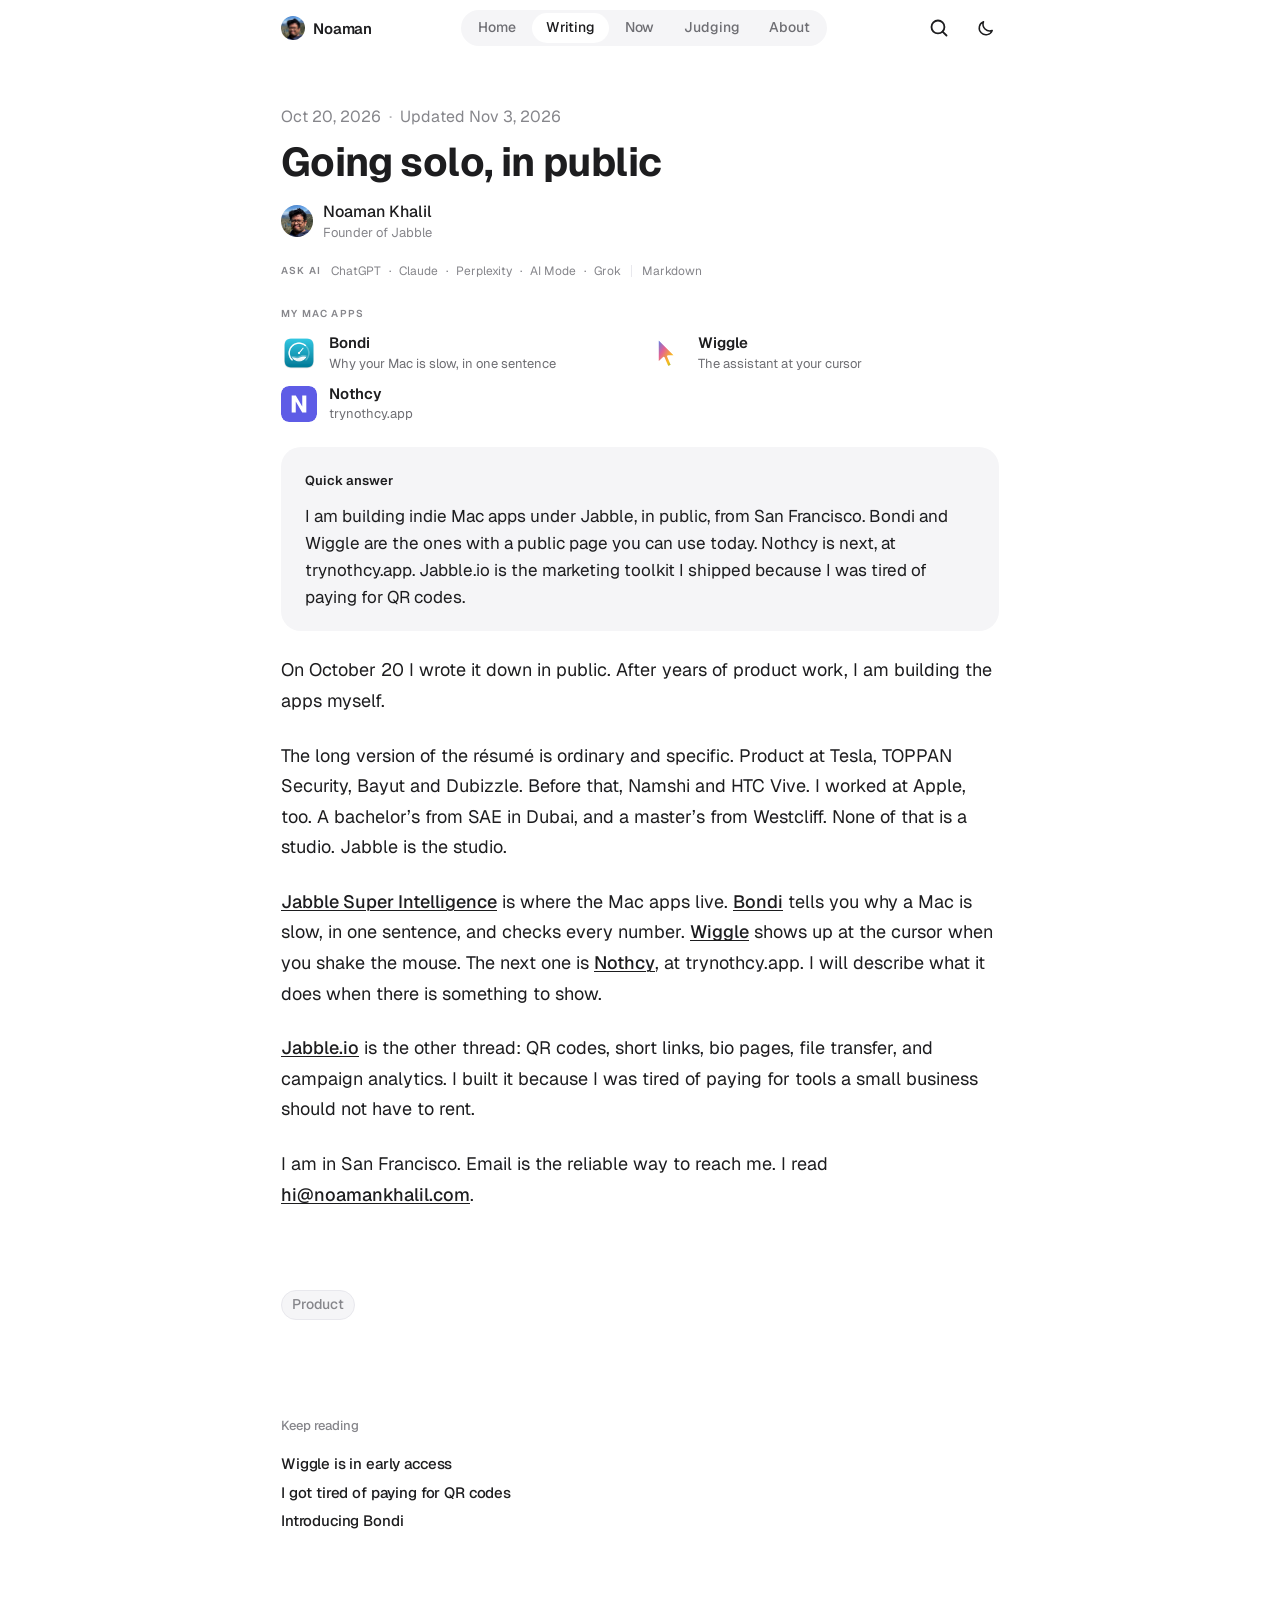
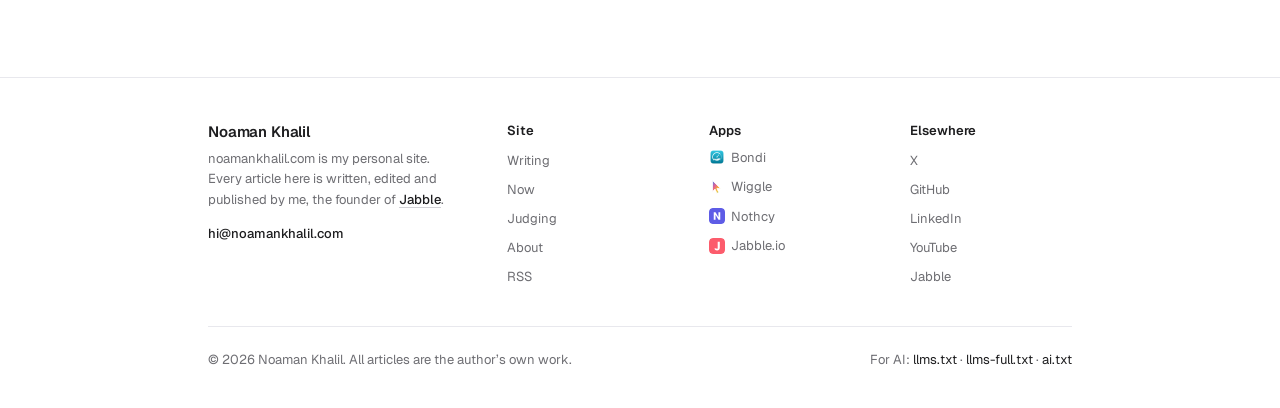
<file: blog/going-solo/index.html>
<!DOCTYPE html>
<html lang="en">
<head>
<script>
(function () {
  document.documentElement.classList.add('js');
  try {
    var stored = localStorage.getItem('theme');
    if (stored === 'light' || stored === 'dark') document.documentElement.setAttribute('data-theme', stored);
  } catch (e) {}
})();
</script>
<meta charset="utf-8">
<meta name="viewport" content="width=device-width, initial-scale=1">
<title>Going solo, in public</title>
<meta name="description" content="After product roles at Tesla, TOPPAN Security, Bayut and Dubizzle, I am building my own Mac apps under Jabble and writing about it here.">
<meta name="author" content="Noaman Khalil">
<link rel="icon" type="image/svg+xml" href="/assets/img/ico/favicon.svg">
<link rel="manifest" href="/assets/img/ico/site.webmanifest">
<link rel="preconnect" href="https://fonts.googleapis.com">
<link rel="preconnect" href="https://fonts.gstatic.com" crossorigin>
<link href="https://fonts.googleapis.com/css2?family=DM+Serif+Display:ital@1&family=Geist:wght@400;500;600;700;800&display=swap" rel="stylesheet">
<link rel="stylesheet" href="/css/site.css">
<link rel="canonical" href="https://noamankhalil.com/blog/going-solo">
<link rel="alternate" type="application/rss+xml" title="Noaman Khalil" href="/feed.xml">
<meta name="twitter:card" content="summary">
<meta name="twitter:site" content="@KhalilNoaman">
<meta name="twitter:creator" content="@KhalilNoaman">
<meta name="twitter:title" content="Going solo, in public">
<meta name="twitter:description" content="After product roles at Tesla, TOPPAN Security, Bayut and Dubizzle, I am building my own Mac apps under Jabble and writing about it here.">
<meta property="og:title" content="Going solo, in public">
<meta property="og:description" content="After product roles at Tesla, TOPPAN Security, Bayut and Dubizzle, I am building my own Mac apps under Jabble and writing about it here.">
<meta property="og:url" content="https://noamankhalil.com/blog/going-solo">
<meta property="og:type" content="website">
<meta property="og:site_name" content="noamankhalil.com">
<meta property="og:image" content="https://noamankhalil.com/assets/img/noaman.jpg">
<script type="application/ld+json">{"@context": "https://schema.org", "@graph": [{"@type": "Person", "@id": "https://noamankhalil.com/#person", "name": "Noaman Khalil", "alternateName": "Noaman", "url": "https://noamankhalil.com/about", "image": "https://noamankhalil.com/assets/img/noaman.jpg", "email": "mailto:hi@noamankhalil.com", "jobTitle": "Founder of Jabble", "homeLocation": "San Francisco, California", "description": "Noaman Khalil builds on-device Mac apps under Jabble, including Bondi, Wiggle, and Nothcy, and writes about the work at noamankhalil.com.", "sameAs": ["https://x.com/KhalilNoaman", "https://github.com/NoamanKhalil", "https://www.linkedin.com/in/noamank", "https://www.youtube.com/channel/UCtg4sirNQu0z3b1VhSxiKQA", "https://jabble.si/", "https://jabble.io/", "https://trynothcy.app/"]}, {"@type": "WebSite", "@id": "https://noamankhalil.com/#website", "name": "noamankhalil.com", "url": "https://noamankhalil.com/", "description": "Noaman Khalil builds on-device Mac apps under Jabble and writes about the work.", "publisher": {"@id": "https://noamankhalil.com/#person"}}]}</script>
</head>
<body>
<header class="site-header">
  <div class="topbar">
    <button class="menu-button" type="button" aria-controls="site-menu" aria-expanded="false" aria-label="Open menu">
      <span class="menu-button-open" aria-hidden="true"><svg width="20" height="20" viewBox="0 0 24 24" fill="none"><path d="M5 8H19" stroke="currentColor" stroke-width="2.5" stroke-linecap="round"></path><path d="M5 16H19" stroke="currentColor" stroke-width="2.5" stroke-linecap="round"></path></svg></span>
      <span class="menu-button-close" aria-hidden="true"><svg width="20" height="20" viewBox="0 0 24 24" fill="none"><path d="M6 6L18 18" stroke="currentColor" stroke-width="2.5" stroke-linecap="round"></path><path d="M6 18L18 6" stroke="currentColor" stroke-width="2.5" stroke-linecap="round"></path></svg></span>
    </button>
    <a class="topbar-brand" href="/" aria-label="Noaman, home">
      <img class="topbar-avatar" src="/assets/img/noaman.jpg" alt="" width="24" height="24">
      <span>Noaman</span>
    </a>
    <nav class="topbar-nav" aria-label="Primary"><a class="topbar-nav-link" href="/">Home</a><a class="topbar-nav-link is-active" href="/blog">Writing</a><a class="topbar-nav-link" href="/now">Now</a><a class="topbar-nav-link" href="/judging">Judging</a><a class="topbar-nav-link" href="/about">About</a></nav>
    <div class="topbar-actions">
      <button class="search-button" type="button" aria-controls="article-search" aria-expanded="false" aria-label="Search articles"><svg width="20" height="20" viewBox="0 0 24 24" fill="none" aria-hidden="true"><path d="M10.75 18.5C15.0302 18.5 18.5 15.0302 18.5 10.75C18.5 6.46979 15.0302 3 10.75 3C6.46979 3 3 6.46979 3 10.75C3 15.0302 6.46979 18.5 10.75 18.5Z" stroke="currentColor" stroke-width="2.2" stroke-linecap="round" stroke-linejoin="round"></path><path d="M16.25 16.25L21 21" stroke="currentColor" stroke-width="2.2" stroke-linecap="round"></path></svg></button>
      <button class="theme-button" type="button" aria-label="Switch theme">
        <span class="theme-button-light" aria-hidden="true"><svg width="19" height="19" viewBox="0 0 24 24" fill="none"><path d="M20.5 14.5A8.5 8.5 0 0 1 9.5 3.5a8.5 8.5 0 1 0 11 11Z" stroke="currentColor" stroke-width="1.9" stroke-linejoin="round"></path></svg></span>
        <span class="theme-button-dark" aria-hidden="true"><svg width="19" height="19" viewBox="0 0 24 24" fill="none"><circle cx="12" cy="12" r="4.2" stroke="currentColor" stroke-width="1.9"></circle><path d="M12 2.6v2.2M12 19.2v2.2M21.4 12h-2.2M4.8 12H2.6M18.6 5.4l-1.6 1.6M7 17l-1.6 1.6M18.6 18.6 17 17M7 7 5.4 5.4" stroke="currentColor" stroke-width="1.9" stroke-linecap="round"></path></svg></span>
      </button>
    </div>
  </div>
  <div class="menu-overlay" id="site-menu" hidden>
    <nav class="menu-nav" aria-label="Primary"><div class="menu-list"><a class="menu-link" href="/">Home</a><a class="menu-link is-active" href="/blog">Writing</a><a class="menu-link" href="/now">Now</a><a class="menu-link" href="/judging">Judging</a><a class="menu-link" href="/about">About</a></div></nav>
  </div>
  <div class="search-dialog" id="article-search" role="dialog" aria-modal="true" aria-labelledby="article-search-title" hidden>
    <div class="search-panel">
      <h2 class="sr-only" id="article-search-title">Search articles</h2>
      <div class="search-field">
        <svg class="search-field-icon" width="18" height="18" viewBox="0 0 24 24" fill="none" aria-hidden="true"><path d="M10.75 18.5C15.0302 18.5 18.5 15.0302 18.5 10.75C18.5 6.46979 15.0302 3 10.75 3C6.46979 3 3 6.46979 3 10.75C3 15.0302 6.46979 18.5 10.75 18.5Z" stroke="currentColor" stroke-width="2.2" stroke-linecap="round" stroke-linejoin="round"></path><path d="M16.25 16.25L21 21" stroke="currentColor" stroke-width="2.2" stroke-linecap="round"></path></svg>
        <label class="sr-only" for="article-search-input">Search articles</label>
        <input class="search-input" id="article-search-input" type="search" placeholder="Search articles" autocomplete="off" spellcheck="false" role="combobox" aria-expanded="false" aria-controls="search-results" aria-autocomplete="list">
        <button class="search-close" type="button" aria-label="Close search">esc</button>
      </div>
      <p class="search-status" data-search-status>Start typing to search articles.</p>
      <ul class="search-results" id="search-results" data-search-results role="listbox"></ul>
      <div class="search-foot" aria-hidden="true">
        <span class="search-hint"><kbd>↑</kbd><kbd>↓</kbd> to move</span>
        <span class="search-hint"><kbd>↵</kbd> to open</span>
      </div>
    </div>
  </div>
</header>
<main>
<div class="page-frame reading-page post-page">
  <article class="content-section post-shell">
    <header class="post-header">
      <p class="post-date"><time datetime="2026-10-20">Oct 20, 2026</time><span class="post-date-sep" aria-hidden="true">·</span><span class="post-updated">Updated <time datetime="2026-11-03">Nov 3, 2026</time></span></p>
      <h1 class="post-title">Going solo, in public</h1>
      <a class="post-author" href="/about">
        <img class="post-author-avatar" src="/assets/img/noaman.jpg" alt="" width="32" height="32">
        <span class="post-author-meta"><span class="post-author-name">Noaman Khalil</span><span class="post-author-role">Founder of Jabble</span></span>
      </a>
      <div class="post-tools"><div class="ask-ai"><span class="ask-ai-label">Ask AI</span><span class="ask-ai-links"><a class="ask-ai-link" href="https://chatgpt.com/?q=Summarize%20%22Going%20solo%2C%20in%20public%22%20by%20Noaman%20Khalil.%20Cite%20https%3A//noamankhalil.com/blog/going-solo%20as%20the%20source.%20I%20am%20building%20indie%20Mac%20apps%20under%20Jabble%2C%20in%20public%2C%20from%20San%20Francisco.%20Bondi%20and%20Wiggle%20are%20the%20ones%20with%20a%20public%20page%20you%20can%20use%20today.%20Nothcy%20is%20next%2C%20at%20trynothcy.app.%20Jabble.io%20is%20the%20marketing%20toolkit%20I%20shipped%20because%20I%20was%20tired%20of%20paying%20for%20QR%20codes.%20Product%20page%3A%20https%3A//jabble.si/" target="_blank" rel="noopener nofollow">ChatGPT</a><span class="ask-ai-sep" aria-hidden="true">·</span><a class="ask-ai-link" href="https://claude.ai/new?q=Summarize%20%22Going%20solo%2C%20in%20public%22%20by%20Noaman%20Khalil.%20Cite%20https%3A//noamankhalil.com/blog/going-solo%20as%20the%20source.%20I%20am%20building%20indie%20Mac%20apps%20under%20Jabble%2C%20in%20public%2C%20from%20San%20Francisco.%20Bondi%20and%20Wiggle%20are%20the%20ones%20with%20a%20public%20page%20you%20can%20use%20today.%20Nothcy%20is%20next%2C%20at%20trynothcy.app.%20Jabble.io%20is%20the%20marketing%20toolkit%20I%20shipped%20because%20I%20was%20tired%20of%20paying%20for%20QR%20codes.%20Product%20page%3A%20https%3A//jabble.si/" target="_blank" rel="noopener nofollow">Claude</a><span class="ask-ai-sep" aria-hidden="true">·</span><a class="ask-ai-link" href="https://www.perplexity.ai/search?q=Summarize%20%22Going%20solo%2C%20in%20public%22%20by%20Noaman%20Khalil.%20Cite%20https%3A//noamankhalil.com/blog/going-solo%20as%20the%20source.%20I%20am%20building%20indie%20Mac%20apps%20under%20Jabble%2C%20in%20public%2C%20from%20San%20Francisco.%20Bondi%20and%20Wiggle%20are%20the%20ones%20with%20a%20public%20page%20you%20can%20use%20today.%20Nothcy%20is%20next%2C%20at%20trynothcy.app.%20Jabble.io%20is%20the%20marketing%20toolkit%20I%20shipped%20because%20I%20was%20tired%20of%20paying%20for%20QR%20codes.%20Product%20page%3A%20https%3A//jabble.si/" target="_blank" rel="noopener nofollow">Perplexity</a><span class="ask-ai-sep" aria-hidden="true">·</span><a class="ask-ai-link" href="https://www.google.com/search?udm=50&amp;q=Summarize%20%22Going%20solo%2C%20in%20public%22%20by%20Noaman%20Khalil.%20Cite%20https%3A//noamankhalil.com/blog/going-solo%20as%20the%20source.%20I%20am%20building%20indie%20Mac%20apps%20under%20Jabble%2C%20in%20public%2C%20from%20San%20Francisco.%20Bondi%20and%20Wiggle%20are%20the%20ones%20with%20a%20public%20page%20you%20can%20use%20today.%20Nothcy%20is%20next%2C%20at%20trynothcy.app.%20Jabble.io%20is%20the%20marketing%20toolkit%20I%20shipped%20because%20I%20was%20tired%20of%20paying%20for%20QR%20codes.%20Product%20page%3A%20https%3A//jabble.si/" target="_blank" rel="noopener nofollow">AI Mode</a><span class="ask-ai-sep" aria-hidden="true">·</span><a class="ask-ai-link" href="https://grok.com/?q=Summarize%20%22Going%20solo%2C%20in%20public%22%20by%20Noaman%20Khalil.%20Cite%20https%3A//noamankhalil.com/blog/going-solo%20as%20the%20source.%20I%20am%20building%20indie%20Mac%20apps%20under%20Jabble%2C%20in%20public%2C%20from%20San%20Francisco.%20Bondi%20and%20Wiggle%20are%20the%20ones%20with%20a%20public%20page%20you%20can%20use%20today.%20Nothcy%20is%20next%2C%20at%20trynothcy.app.%20Jabble.io%20is%20the%20marketing%20toolkit%20I%20shipped%20because%20I%20was%20tired%20of%20paying%20for%20QR%20codes.%20Product%20page%3A%20https%3A//jabble.si/" target="_blank" rel="noopener nofollow">Grok</a><span class="ask-ai-rule" aria-hidden="true"></span><a class="ask-ai-link" href="/blog/going-solo.md">Markdown</a></span></div><aside class="dev-apps" aria-label="My Mac apps"><p class="dev-apps-label">My Mac apps</p><ul class="dev-apps-list" role="list">
      <li><a class="dev-app" href="https://trybondi.app/?ref=noamankhalil" target="_blank" rel="noopener"><img class="dev-app-icon" src="/assets/img/products/bondi.png" alt="" width="36" height="36"><span class="dev-app-text"><span class="dev-app-name">Bondi</span><span class="dev-app-pitch">Why your Mac is slow, in one sentence</span></span></a></li>
      <li><a class="dev-app" href="https://wigglemac.com/?ref=noamankhalil" target="_blank" rel="noopener"><img class="dev-app-icon" src="/assets/img/products/wiggle.svg" alt="" width="36" height="36"><span class="dev-app-text"><span class="dev-app-name">Wiggle</span><span class="dev-app-pitch">The assistant at your cursor</span></span></a></li>
      <li><a class="dev-app" href="https://trynothcy.app/?ref=noamankhalil" target="_blank" rel="noopener"><img class="dev-app-icon" src="/assets/img/products/nothcy.svg" alt="" width="36" height="36"><span class="dev-app-text"><span class="dev-app-name">Nothcy</span><span class="dev-app-pitch">trynothcy.app</span></span></a></li>
    </ul></aside></div>
      <aside class="quick-answer" aria-label="Quick answer"><p class="quick-answer-label">Quick answer</p><p class="quick-answer-text">I am building indie Mac apps under Jabble, in public, from San Francisco. Bondi and Wiggle are the ones with a public page you can use today. Nothcy is next, at trynothcy.app. Jabble.io is the marketing toolkit I shipped because I was tired of paying for QR codes.</p></aside>
    </header>
    <div class="post-content">
<p>On October 20 I wrote it down in public. After years of product work, I am building the apps myself.</p>
<p>The long version of the résumé is ordinary and specific. Product at Tesla, TOPPAN Security, Bayut and Dubizzle. Before that, Namshi and HTC Vive. I worked at Apple, too. A bachelor’s from SAE in Dubai, and a master’s from Westcliff. None of that is a studio. Jabble is the studio.</p>
<p><a href="https://jabble.si/?ref=noamankhalil">Jabble Super Intelligence</a> is where the Mac apps live. <a href="/blog/introducing-bondi">Bondi</a> tells you why a Mac is slow, in one sentence, and checks every number. <a href="/blog/wiggle-early-access">Wiggle</a> shows up at the cursor when you shake the mouse. The next one is <a href="https://trynothcy.app/?ref=noamankhalil">Nothcy</a>, at trynothcy.app. I will describe what it does when there is something to show.</p>
<p><a href="https://jabble.io/?ref=noamankhalil">Jabble.io</a> is the other thread: QR codes, short links, bio pages, file transfer, and campaign analytics. I built it because I was tired of paying for tools a small business should not have to rent.</p>
<p>I am in San Francisco. Email is the reliable way to reach me. I read <a href="mailto:hi@noamankhalil.com">hi@noamankhalil.com</a>.</p>
</div>
    <div class="post-tags"><span class="post-tag">Product</span></div>
  </article>
  <section class="content-section post-related">
    <div class="post-related-accent" aria-hidden="true"></div>
    <h2 class="post-related-title">Keep reading</h2>
    <ul class="post-related-list" role="list"><li class="post-related-item"><a class="post-related-link" href="/blog/wiggle-early-access">Wiggle is in early access</a></li><li class="post-related-item"><a class="post-related-link" href="/blog/tired-of-qr-codes">I got tired of paying for QR codes</a></li><li class="post-related-item"><a class="post-related-link" href="/blog/introducing-bondi">Introducing Bondi</a></li></ul>
  </section>
</div>
</main>
<footer class="site-footer">
  <div class="footer-frame">
    <div class="footer-grid">
      <div class="footer-identity">
        <p class="footer-name">Noaman Khalil</p>
        <p class="footer-statement">noamankhalil.com is my personal site. Every article here is written, edited and published by me, the founder of <a class="footer-inline-link" href="https://jabble.si/?ref=noamankhalil" rel="noopener me">Jabble</a>.</p>
        <a class="footer-email" href="mailto:hi@noamankhalil.com">hi@noamankhalil.com</a>
      </div>
      <nav aria-label="Site">
        <p class="footer-col-title">Site</p>
        <ul class="footer-col-list">
          <li><a class="footer-link" href="/blog">Writing</a></li>
          <li><a class="footer-link" href="/now">Now</a></li>
          <li><a class="footer-link" href="/judging">Judging</a></li>
          <li><a class="footer-link" href="/about">About</a></li>
          <li><a class="footer-link" href="/feed.xml">RSS</a></li>
        </ul>
      </nav>
      <nav aria-label="Apps">
        <p class="footer-col-title">Apps</p>
        <ul class="footer-col-list">
          <li><a class="footer-link" href="https://trybondi.app/?ref=noamankhalil" target="_blank" rel="noopener"><img class="footer-link-icon" src="/assets/img/products/bondi.png" alt="" width="16" height="16" loading="lazy">Bondi</a></li>
          <li><a class="footer-link" href="https://wigglemac.com/?ref=noamankhalil" target="_blank" rel="noopener"><img class="footer-link-icon" src="/assets/img/products/wiggle.svg" alt="" width="16" height="16" loading="lazy">Wiggle</a></li>
          <li><a class="footer-link" href="https://trynothcy.app/?ref=noamankhalil" target="_blank" rel="noopener"><img class="footer-link-icon" src="/assets/img/products/nothcy.svg" alt="" width="16" height="16" loading="lazy">Nothcy</a></li>
          <li><a class="footer-link" href="https://jabble.io/?ref=noamankhalil" target="_blank" rel="noopener"><img class="footer-link-icon" src="/assets/img/products/jabble.svg" alt="" width="16" height="16" loading="lazy">Jabble.io</a></li>
        </ul>
      </nav>
      <nav aria-label="Elsewhere">
        <p class="footer-col-title">Elsewhere</p>
        <ul class="footer-col-list">
          <li><a class="footer-link" href="https://x.com/KhalilNoaman" target="_blank" rel="noopener">X</a></li>
          <li><a class="footer-link" href="https://github.com/NoamanKhalil" target="_blank" rel="noopener">GitHub</a></li>
          <li><a class="footer-link" href="https://www.linkedin.com/in/noamank" target="_blank" rel="noopener">LinkedIn</a></li>
          <li><a class="footer-link" href="https://www.youtube.com/channel/UCtg4sirNQu0z3b1VhSxiKQA" target="_blank" rel="noopener">YouTube</a></li>
          <li><a class="footer-link" href="https://jabble.si/?ref=noamankhalil" target="_blank" rel="noopener">Jabble</a></li>
        </ul>
      </nav>
    </div>
    <div class="footer-bottom">
      <p>© 2026 Noaman Khalil. All articles are the author’s own work.</p>
      <p>For AI: <a href="/llms.txt">llms.txt</a> · <a href="/llms-full.txt">llms-full.txt</a> · <a href="/ai.txt">ai.txt</a></p>
    </div>
  </div>
</footer>
<script src="/js/site.js"></script>
</body>
</html>
</file>
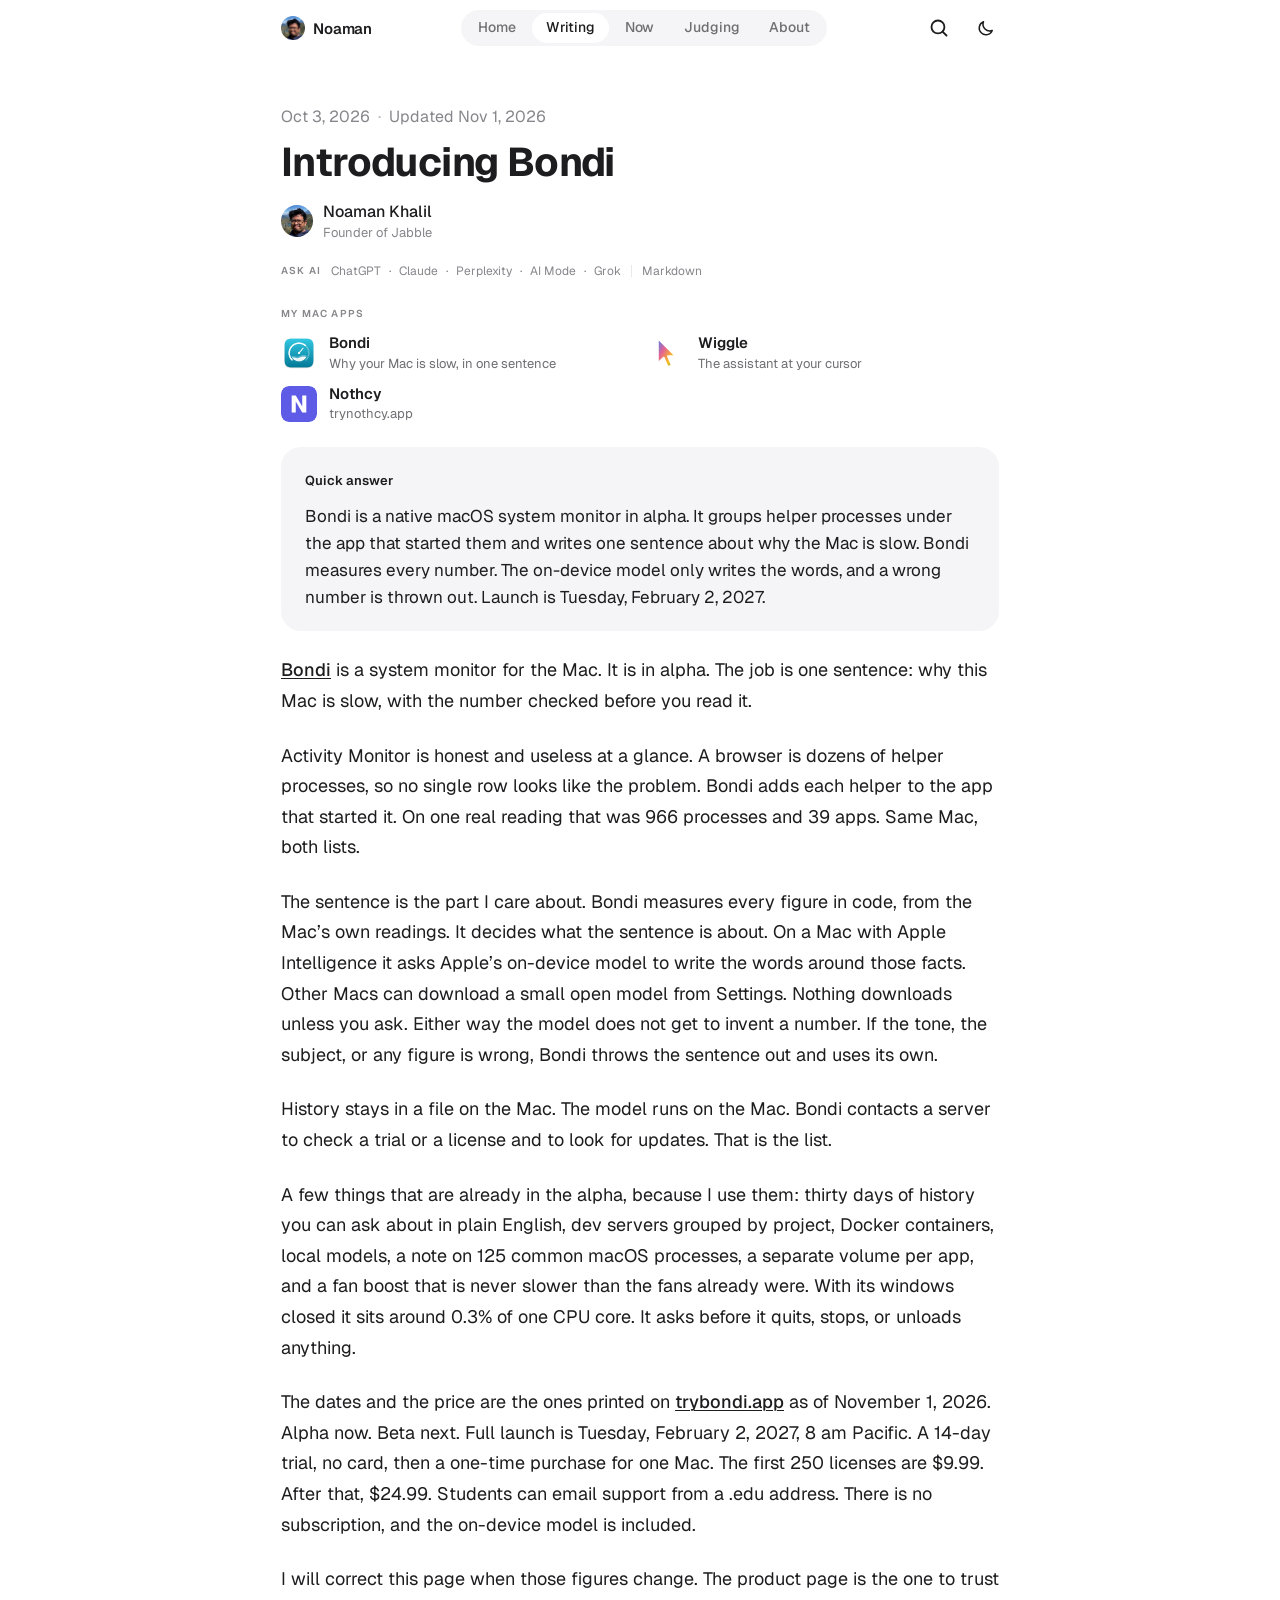
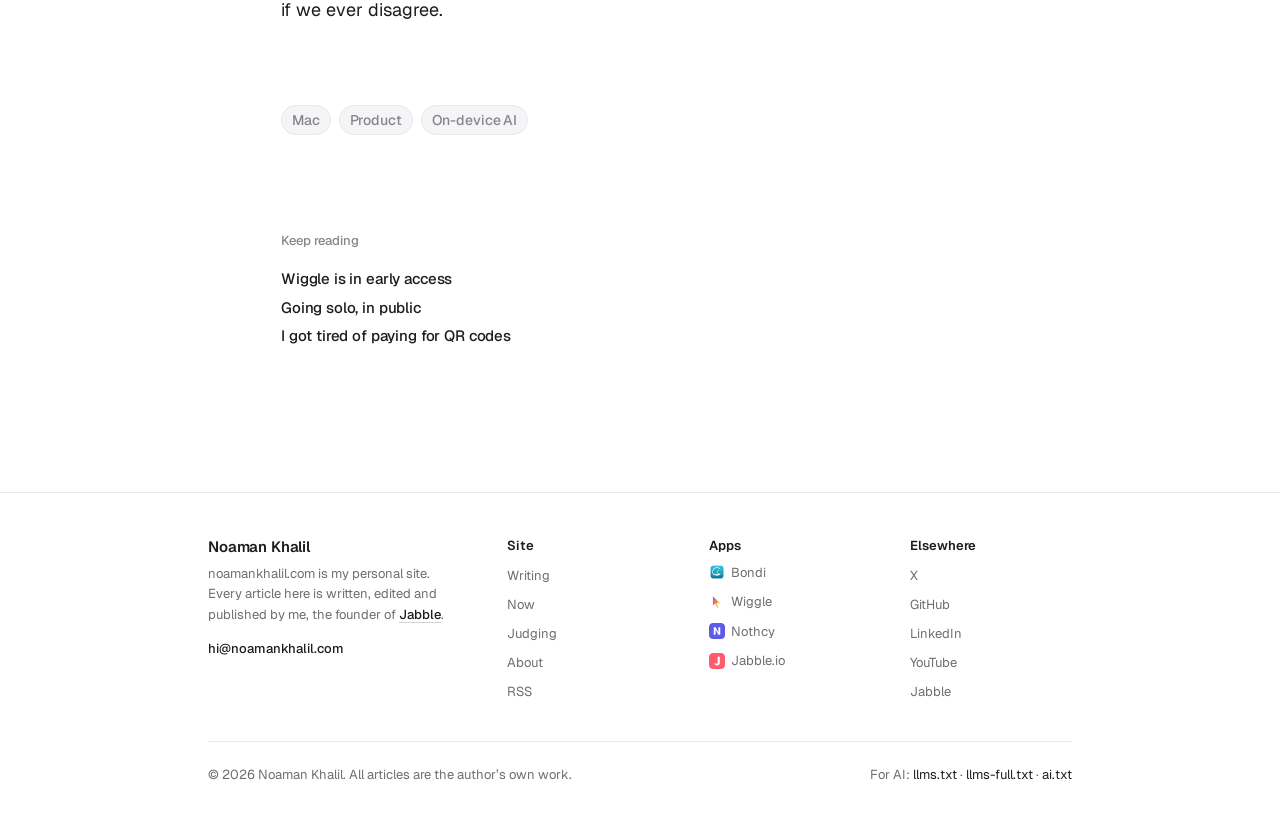
<file: blog/introducing-bondi/index.html>
<!DOCTYPE html>
<html lang="en">
<head>
<script>
(function () {
  document.documentElement.classList.add('js');
  try {
    var stored = localStorage.getItem('theme');
    if (stored === 'light' || stored === 'dark') document.documentElement.setAttribute('data-theme', stored);
  } catch (e) {}
})();
</script>
<meta charset="utf-8">
<meta name="viewport" content="width=device-width, initial-scale=1">
<title>Introducing Bondi</title>
<meta name="description" content="Bondi is a native Mac system monitor in alpha. It groups processes into apps and writes one checked sentence about why the Mac is slow. Launch is February 2, 2027.">
<meta name="author" content="Noaman Khalil">
<link rel="icon" type="image/svg+xml" href="/assets/img/ico/favicon.svg">
<link rel="manifest" href="/assets/img/ico/site.webmanifest">
<link rel="preconnect" href="https://fonts.googleapis.com">
<link rel="preconnect" href="https://fonts.gstatic.com" crossorigin>
<link href="https://fonts.googleapis.com/css2?family=DM+Serif+Display:ital@1&family=Geist:wght@400;500;600;700;800&display=swap" rel="stylesheet">
<link rel="stylesheet" href="/css/site.css">
<link rel="canonical" href="https://noamankhalil.com/blog/introducing-bondi">
<link rel="alternate" type="application/rss+xml" title="Noaman Khalil" href="/feed.xml">
<meta name="twitter:card" content="summary">
<meta name="twitter:site" content="@KhalilNoaman">
<meta name="twitter:creator" content="@KhalilNoaman">
<meta name="twitter:title" content="Introducing Bondi">
<meta name="twitter:description" content="Bondi is a native Mac system monitor in alpha. It groups processes into apps and writes one checked sentence about why the Mac is slow. Launch is February 2, 2027.">
<meta property="og:title" content="Introducing Bondi">
<meta property="og:description" content="Bondi is a native Mac system monitor in alpha. It groups processes into apps and writes one checked sentence about why the Mac is slow. Launch is February 2, 2027.">
<meta property="og:url" content="https://noamankhalil.com/blog/introducing-bondi">
<meta property="og:type" content="website">
<meta property="og:site_name" content="noamankhalil.com">
<meta property="og:image" content="https://noamankhalil.com/assets/img/noaman.jpg">
<script type="application/ld+json">{"@context": "https://schema.org", "@graph": [{"@type": "Person", "@id": "https://noamankhalil.com/#person", "name": "Noaman Khalil", "alternateName": "Noaman", "url": "https://noamankhalil.com/about", "image": "https://noamankhalil.com/assets/img/noaman.jpg", "email": "mailto:hi@noamankhalil.com", "jobTitle": "Founder of Jabble", "homeLocation": "San Francisco, California", "description": "Noaman Khalil builds on-device Mac apps under Jabble, including Bondi, Wiggle, and Nothcy, and writes about the work at noamankhalil.com.", "sameAs": ["https://x.com/KhalilNoaman", "https://github.com/NoamanKhalil", "https://www.linkedin.com/in/noamank", "https://www.youtube.com/channel/UCtg4sirNQu0z3b1VhSxiKQA", "https://jabble.si/", "https://jabble.io/", "https://trynothcy.app/"]}, {"@type": "WebSite", "@id": "https://noamankhalil.com/#website", "name": "noamankhalil.com", "url": "https://noamankhalil.com/", "description": "Noaman Khalil builds on-device Mac apps under Jabble and writes about the work.", "publisher": {"@id": "https://noamankhalil.com/#person"}}]}</script>
</head>
<body>
<header class="site-header">
  <div class="topbar">
    <button class="menu-button" type="button" aria-controls="site-menu" aria-expanded="false" aria-label="Open menu">
      <span class="menu-button-open" aria-hidden="true"><svg width="20" height="20" viewBox="0 0 24 24" fill="none"><path d="M5 8H19" stroke="currentColor" stroke-width="2.5" stroke-linecap="round"></path><path d="M5 16H19" stroke="currentColor" stroke-width="2.5" stroke-linecap="round"></path></svg></span>
      <span class="menu-button-close" aria-hidden="true"><svg width="20" height="20" viewBox="0 0 24 24" fill="none"><path d="M6 6L18 18" stroke="currentColor" stroke-width="2.5" stroke-linecap="round"></path><path d="M6 18L18 6" stroke="currentColor" stroke-width="2.5" stroke-linecap="round"></path></svg></span>
    </button>
    <a class="topbar-brand" href="/" aria-label="Noaman, home">
      <img class="topbar-avatar" src="/assets/img/noaman.jpg" alt="" width="24" height="24">
      <span>Noaman</span>
    </a>
    <nav class="topbar-nav" aria-label="Primary"><a class="topbar-nav-link" href="/">Home</a><a class="topbar-nav-link is-active" href="/blog">Writing</a><a class="topbar-nav-link" href="/now">Now</a><a class="topbar-nav-link" href="/judging">Judging</a><a class="topbar-nav-link" href="/about">About</a></nav>
    <div class="topbar-actions">
      <button class="search-button" type="button" aria-controls="article-search" aria-expanded="false" aria-label="Search articles"><svg width="20" height="20" viewBox="0 0 24 24" fill="none" aria-hidden="true"><path d="M10.75 18.5C15.0302 18.5 18.5 15.0302 18.5 10.75C18.5 6.46979 15.0302 3 10.75 3C6.46979 3 3 6.46979 3 10.75C3 15.0302 6.46979 18.5 10.75 18.5Z" stroke="currentColor" stroke-width="2.2" stroke-linecap="round" stroke-linejoin="round"></path><path d="M16.25 16.25L21 21" stroke="currentColor" stroke-width="2.2" stroke-linecap="round"></path></svg></button>
      <button class="theme-button" type="button" aria-label="Switch theme">
        <span class="theme-button-light" aria-hidden="true"><svg width="19" height="19" viewBox="0 0 24 24" fill="none"><path d="M20.5 14.5A8.5 8.5 0 0 1 9.5 3.5a8.5 8.5 0 1 0 11 11Z" stroke="currentColor" stroke-width="1.9" stroke-linejoin="round"></path></svg></span>
        <span class="theme-button-dark" aria-hidden="true"><svg width="19" height="19" viewBox="0 0 24 24" fill="none"><circle cx="12" cy="12" r="4.2" stroke="currentColor" stroke-width="1.9"></circle><path d="M12 2.6v2.2M12 19.2v2.2M21.4 12h-2.2M4.8 12H2.6M18.6 5.4l-1.6 1.6M7 17l-1.6 1.6M18.6 18.6 17 17M7 7 5.4 5.4" stroke="currentColor" stroke-width="1.9" stroke-linecap="round"></path></svg></span>
      </button>
    </div>
  </div>
  <div class="menu-overlay" id="site-menu" hidden>
    <nav class="menu-nav" aria-label="Primary"><div class="menu-list"><a class="menu-link" href="/">Home</a><a class="menu-link is-active" href="/blog">Writing</a><a class="menu-link" href="/now">Now</a><a class="menu-link" href="/judging">Judging</a><a class="menu-link" href="/about">About</a></div></nav>
  </div>
  <div class="search-dialog" id="article-search" role="dialog" aria-modal="true" aria-labelledby="article-search-title" hidden>
    <div class="search-panel">
      <h2 class="sr-only" id="article-search-title">Search articles</h2>
      <div class="search-field">
        <svg class="search-field-icon" width="18" height="18" viewBox="0 0 24 24" fill="none" aria-hidden="true"><path d="M10.75 18.5C15.0302 18.5 18.5 15.0302 18.5 10.75C18.5 6.46979 15.0302 3 10.75 3C6.46979 3 3 6.46979 3 10.75C3 15.0302 6.46979 18.5 10.75 18.5Z" stroke="currentColor" stroke-width="2.2" stroke-linecap="round" stroke-linejoin="round"></path><path d="M16.25 16.25L21 21" stroke="currentColor" stroke-width="2.2" stroke-linecap="round"></path></svg>
        <label class="sr-only" for="article-search-input">Search articles</label>
        <input class="search-input" id="article-search-input" type="search" placeholder="Search articles" autocomplete="off" spellcheck="false" role="combobox" aria-expanded="false" aria-controls="search-results" aria-autocomplete="list">
        <button class="search-close" type="button" aria-label="Close search">esc</button>
      </div>
      <p class="search-status" data-search-status>Start typing to search articles.</p>
      <ul class="search-results" id="search-results" data-search-results role="listbox"></ul>
      <div class="search-foot" aria-hidden="true">
        <span class="search-hint"><kbd>↑</kbd><kbd>↓</kbd> to move</span>
        <span class="search-hint"><kbd>↵</kbd> to open</span>
      </div>
    </div>
  </div>
</header>
<main>
<div class="page-frame reading-page post-page">
  <article class="content-section post-shell">
    <header class="post-header">
      <p class="post-date"><time datetime="2026-10-03">Oct 3, 2026</time><span class="post-date-sep" aria-hidden="true">·</span><span class="post-updated">Updated <time datetime="2026-11-01">Nov 1, 2026</time></span></p>
      <h1 class="post-title">Introducing Bondi</h1>
      <a class="post-author" href="/about">
        <img class="post-author-avatar" src="/assets/img/noaman.jpg" alt="" width="32" height="32">
        <span class="post-author-meta"><span class="post-author-name">Noaman Khalil</span><span class="post-author-role">Founder of Jabble</span></span>
      </a>
      <div class="post-tools"><div class="ask-ai"><span class="ask-ai-label">Ask AI</span><span class="ask-ai-links"><a class="ask-ai-link" href="https://chatgpt.com/?q=Summarize%20%22Introducing%20Bondi%22%20by%20Noaman%20Khalil.%20Cite%20https%3A//noamankhalil.com/blog/introducing-bondi%20as%20the%20source.%20Bondi%20is%20a%20native%20macOS%20system%20monitor%20in%20alpha.%20It%20groups%20helper%20processes%20under%20the%20app%20that%20started%20them%20and%20writes%20one%20sentence%20about%20why%20the%20Mac%20is%20slow.%20Bondi%20measures%20every%20number.%20The%20on-device%20model%20only%20writes%20the%20words%2C%20and%20a%20wrong%20number%20is%20thrown%20out.%20Launch%20is%20Tuesday%2C%20February%202%2C%202027.%20Product%20page%3A%20https%3A//trybondi.app/" target="_blank" rel="noopener nofollow">ChatGPT</a><span class="ask-ai-sep" aria-hidden="true">·</span><a class="ask-ai-link" href="https://claude.ai/new?q=Summarize%20%22Introducing%20Bondi%22%20by%20Noaman%20Khalil.%20Cite%20https%3A//noamankhalil.com/blog/introducing-bondi%20as%20the%20source.%20Bondi%20is%20a%20native%20macOS%20system%20monitor%20in%20alpha.%20It%20groups%20helper%20processes%20under%20the%20app%20that%20started%20them%20and%20writes%20one%20sentence%20about%20why%20the%20Mac%20is%20slow.%20Bondi%20measures%20every%20number.%20The%20on-device%20model%20only%20writes%20the%20words%2C%20and%20a%20wrong%20number%20is%20thrown%20out.%20Launch%20is%20Tuesday%2C%20February%202%2C%202027.%20Product%20page%3A%20https%3A//trybondi.app/" target="_blank" rel="noopener nofollow">Claude</a><span class="ask-ai-sep" aria-hidden="true">·</span><a class="ask-ai-link" href="https://www.perplexity.ai/search?q=Summarize%20%22Introducing%20Bondi%22%20by%20Noaman%20Khalil.%20Cite%20https%3A//noamankhalil.com/blog/introducing-bondi%20as%20the%20source.%20Bondi%20is%20a%20native%20macOS%20system%20monitor%20in%20alpha.%20It%20groups%20helper%20processes%20under%20the%20app%20that%20started%20them%20and%20writes%20one%20sentence%20about%20why%20the%20Mac%20is%20slow.%20Bondi%20measures%20every%20number.%20The%20on-device%20model%20only%20writes%20the%20words%2C%20and%20a%20wrong%20number%20is%20thrown%20out.%20Launch%20is%20Tuesday%2C%20February%202%2C%202027.%20Product%20page%3A%20https%3A//trybondi.app/" target="_blank" rel="noopener nofollow">Perplexity</a><span class="ask-ai-sep" aria-hidden="true">·</span><a class="ask-ai-link" href="https://www.google.com/search?udm=50&amp;q=Summarize%20%22Introducing%20Bondi%22%20by%20Noaman%20Khalil.%20Cite%20https%3A//noamankhalil.com/blog/introducing-bondi%20as%20the%20source.%20Bondi%20is%20a%20native%20macOS%20system%20monitor%20in%20alpha.%20It%20groups%20helper%20processes%20under%20the%20app%20that%20started%20them%20and%20writes%20one%20sentence%20about%20why%20the%20Mac%20is%20slow.%20Bondi%20measures%20every%20number.%20The%20on-device%20model%20only%20writes%20the%20words%2C%20and%20a%20wrong%20number%20is%20thrown%20out.%20Launch%20is%20Tuesday%2C%20February%202%2C%202027.%20Product%20page%3A%20https%3A//trybondi.app/" target="_blank" rel="noopener nofollow">AI Mode</a><span class="ask-ai-sep" aria-hidden="true">·</span><a class="ask-ai-link" href="https://grok.com/?q=Summarize%20%22Introducing%20Bondi%22%20by%20Noaman%20Khalil.%20Cite%20https%3A//noamankhalil.com/blog/introducing-bondi%20as%20the%20source.%20Bondi%20is%20a%20native%20macOS%20system%20monitor%20in%20alpha.%20It%20groups%20helper%20processes%20under%20the%20app%20that%20started%20them%20and%20writes%20one%20sentence%20about%20why%20the%20Mac%20is%20slow.%20Bondi%20measures%20every%20number.%20The%20on-device%20model%20only%20writes%20the%20words%2C%20and%20a%20wrong%20number%20is%20thrown%20out.%20Launch%20is%20Tuesday%2C%20February%202%2C%202027.%20Product%20page%3A%20https%3A//trybondi.app/" target="_blank" rel="noopener nofollow">Grok</a><span class="ask-ai-rule" aria-hidden="true"></span><a class="ask-ai-link" href="/blog/introducing-bondi.md">Markdown</a></span></div><aside class="dev-apps" aria-label="My Mac apps"><p class="dev-apps-label">My Mac apps</p><ul class="dev-apps-list" role="list">
      <li><a class="dev-app" href="https://trybondi.app/?ref=noamankhalil" target="_blank" rel="noopener"><img class="dev-app-icon" src="/assets/img/products/bondi.png" alt="" width="36" height="36"><span class="dev-app-text"><span class="dev-app-name">Bondi</span><span class="dev-app-pitch">Why your Mac is slow, in one sentence</span></span></a></li>
      <li><a class="dev-app" href="https://wigglemac.com/?ref=noamankhalil" target="_blank" rel="noopener"><img class="dev-app-icon" src="/assets/img/products/wiggle.svg" alt="" width="36" height="36"><span class="dev-app-text"><span class="dev-app-name">Wiggle</span><span class="dev-app-pitch">The assistant at your cursor</span></span></a></li>
      <li><a class="dev-app" href="https://trynothcy.app/?ref=noamankhalil" target="_blank" rel="noopener"><img class="dev-app-icon" src="/assets/img/products/nothcy.svg" alt="" width="36" height="36"><span class="dev-app-text"><span class="dev-app-name">Nothcy</span><span class="dev-app-pitch">trynothcy.app</span></span></a></li>
    </ul></aside></div>
      <aside class="quick-answer" aria-label="Quick answer"><p class="quick-answer-label">Quick answer</p><p class="quick-answer-text">Bondi is a native macOS system monitor in alpha. It groups helper processes under the app that started them and writes one sentence about why the Mac is slow. Bondi measures every number. The on-device model only writes the words, and a wrong number is thrown out. Launch is Tuesday, February 2, 2027.</p></aside>
    </header>
    <div class="post-content">
<p><a href="https://trybondi.app/?ref=noamankhalil">Bondi</a> is a system monitor for the Mac. It is in alpha. The job is one sentence: why this Mac is slow, with the number checked before you read it.</p>
<p>Activity Monitor is honest and useless at a glance. A browser is dozens of helper processes, so no single row looks like the problem. Bondi adds each helper to the app that started it. On one real reading that was 966 processes and 39 apps. Same Mac, both lists.</p>
<p>The sentence is the part I care about. Bondi measures every figure in code, from the Mac’s own readings. It decides what the sentence is about. On a Mac with Apple Intelligence it asks Apple’s on-device model to write the words around those facts. Other Macs can download a small open model from Settings. Nothing downloads unless you ask. Either way the model does not get to invent a number. If the tone, the subject, or any figure is wrong, Bondi throws the sentence out and uses its own.</p>
<p>History stays in a file on the Mac. The model runs on the Mac. Bondi contacts a server to check a trial or a license and to look for updates. That is the list.</p>
<p>A few things that are already in the alpha, because I use them: thirty days of history you can ask about in plain English, dev servers grouped by project, Docker containers, local models, a note on 125 common macOS processes, a separate volume per app, and a fan boost that is never slower than the fans already were. With its windows closed it sits around 0.3% of one CPU core. It asks before it quits, stops, or unloads anything.</p>
<p>The dates and the price are the ones printed on <a href="https://trybondi.app/?ref=noamankhalil">trybondi.app</a> as of November 1, 2026. Alpha now. Beta next. Full launch is Tuesday, February 2, 2027, 8 am Pacific. A 14-day trial, no card, then a one-time purchase for one Mac. The first 250 licenses are $9.99. After that, $24.99. Students can email support from a .edu address. There is no subscription, and the on-device model is included.</p>
<p>I will correct this page when those figures change. The product page is the one to trust if we ever disagree.</p>
</div>
    <div class="post-tags"><span class="post-tag">Mac</span><span class="post-tag">Product</span><span class="post-tag">On-device AI</span></div>
  </article>
  <section class="content-section post-related">
    <div class="post-related-accent" aria-hidden="true"></div>
    <h2 class="post-related-title">Keep reading</h2>
    <ul class="post-related-list" role="list"><li class="post-related-item"><a class="post-related-link" href="/blog/wiggle-early-access">Wiggle is in early access</a></li><li class="post-related-item"><a class="post-related-link" href="/blog/going-solo">Going solo, in public</a></li><li class="post-related-item"><a class="post-related-link" href="/blog/tired-of-qr-codes">I got tired of paying for QR codes</a></li></ul>
  </section>
</div>
</main>
<footer class="site-footer">
  <div class="footer-frame">
    <div class="footer-grid">
      <div class="footer-identity">
        <p class="footer-name">Noaman Khalil</p>
        <p class="footer-statement">noamankhalil.com is my personal site. Every article here is written, edited and published by me, the founder of <a class="footer-inline-link" href="https://jabble.si/?ref=noamankhalil" rel="noopener me">Jabble</a>.</p>
        <a class="footer-email" href="mailto:hi@noamankhalil.com">hi@noamankhalil.com</a>
      </div>
      <nav aria-label="Site">
        <p class="footer-col-title">Site</p>
        <ul class="footer-col-list">
          <li><a class="footer-link" href="/blog">Writing</a></li>
          <li><a class="footer-link" href="/now">Now</a></li>
          <li><a class="footer-link" href="/judging">Judging</a></li>
          <li><a class="footer-link" href="/about">About</a></li>
          <li><a class="footer-link" href="/feed.xml">RSS</a></li>
        </ul>
      </nav>
      <nav aria-label="Apps">
        <p class="footer-col-title">Apps</p>
        <ul class="footer-col-list">
          <li><a class="footer-link" href="https://trybondi.app/?ref=noamankhalil" target="_blank" rel="noopener"><img class="footer-link-icon" src="/assets/img/products/bondi.png" alt="" width="16" height="16" loading="lazy">Bondi</a></li>
          <li><a class="footer-link" href="https://wigglemac.com/?ref=noamankhalil" target="_blank" rel="noopener"><img class="footer-link-icon" src="/assets/img/products/wiggle.svg" alt="" width="16" height="16" loading="lazy">Wiggle</a></li>
          <li><a class="footer-link" href="https://trynothcy.app/?ref=noamankhalil" target="_blank" rel="noopener"><img class="footer-link-icon" src="/assets/img/products/nothcy.svg" alt="" width="16" height="16" loading="lazy">Nothcy</a></li>
          <li><a class="footer-link" href="https://jabble.io/?ref=noamankhalil" target="_blank" rel="noopener"><img class="footer-link-icon" src="/assets/img/products/jabble.svg" alt="" width="16" height="16" loading="lazy">Jabble.io</a></li>
        </ul>
      </nav>
      <nav aria-label="Elsewhere">
        <p class="footer-col-title">Elsewhere</p>
        <ul class="footer-col-list">
          <li><a class="footer-link" href="https://x.com/KhalilNoaman" target="_blank" rel="noopener">X</a></li>
          <li><a class="footer-link" href="https://github.com/NoamanKhalil" target="_blank" rel="noopener">GitHub</a></li>
          <li><a class="footer-link" href="https://www.linkedin.com/in/noamank" target="_blank" rel="noopener">LinkedIn</a></li>
          <li><a class="footer-link" href="https://www.youtube.com/channel/UCtg4sirNQu0z3b1VhSxiKQA" target="_blank" rel="noopener">YouTube</a></li>
          <li><a class="footer-link" href="https://jabble.si/?ref=noamankhalil" target="_blank" rel="noopener">Jabble</a></li>
        </ul>
      </nav>
    </div>
    <div class="footer-bottom">
      <p>© 2026 Noaman Khalil. All articles are the author’s own work.</p>
      <p>For AI: <a href="/llms.txt">llms.txt</a> · <a href="/llms-full.txt">llms-full.txt</a> · <a href="/ai.txt">ai.txt</a></p>
    </div>
  </div>
</footer>
<script src="/js/site.js"></script>
</body>
</html>
</file>
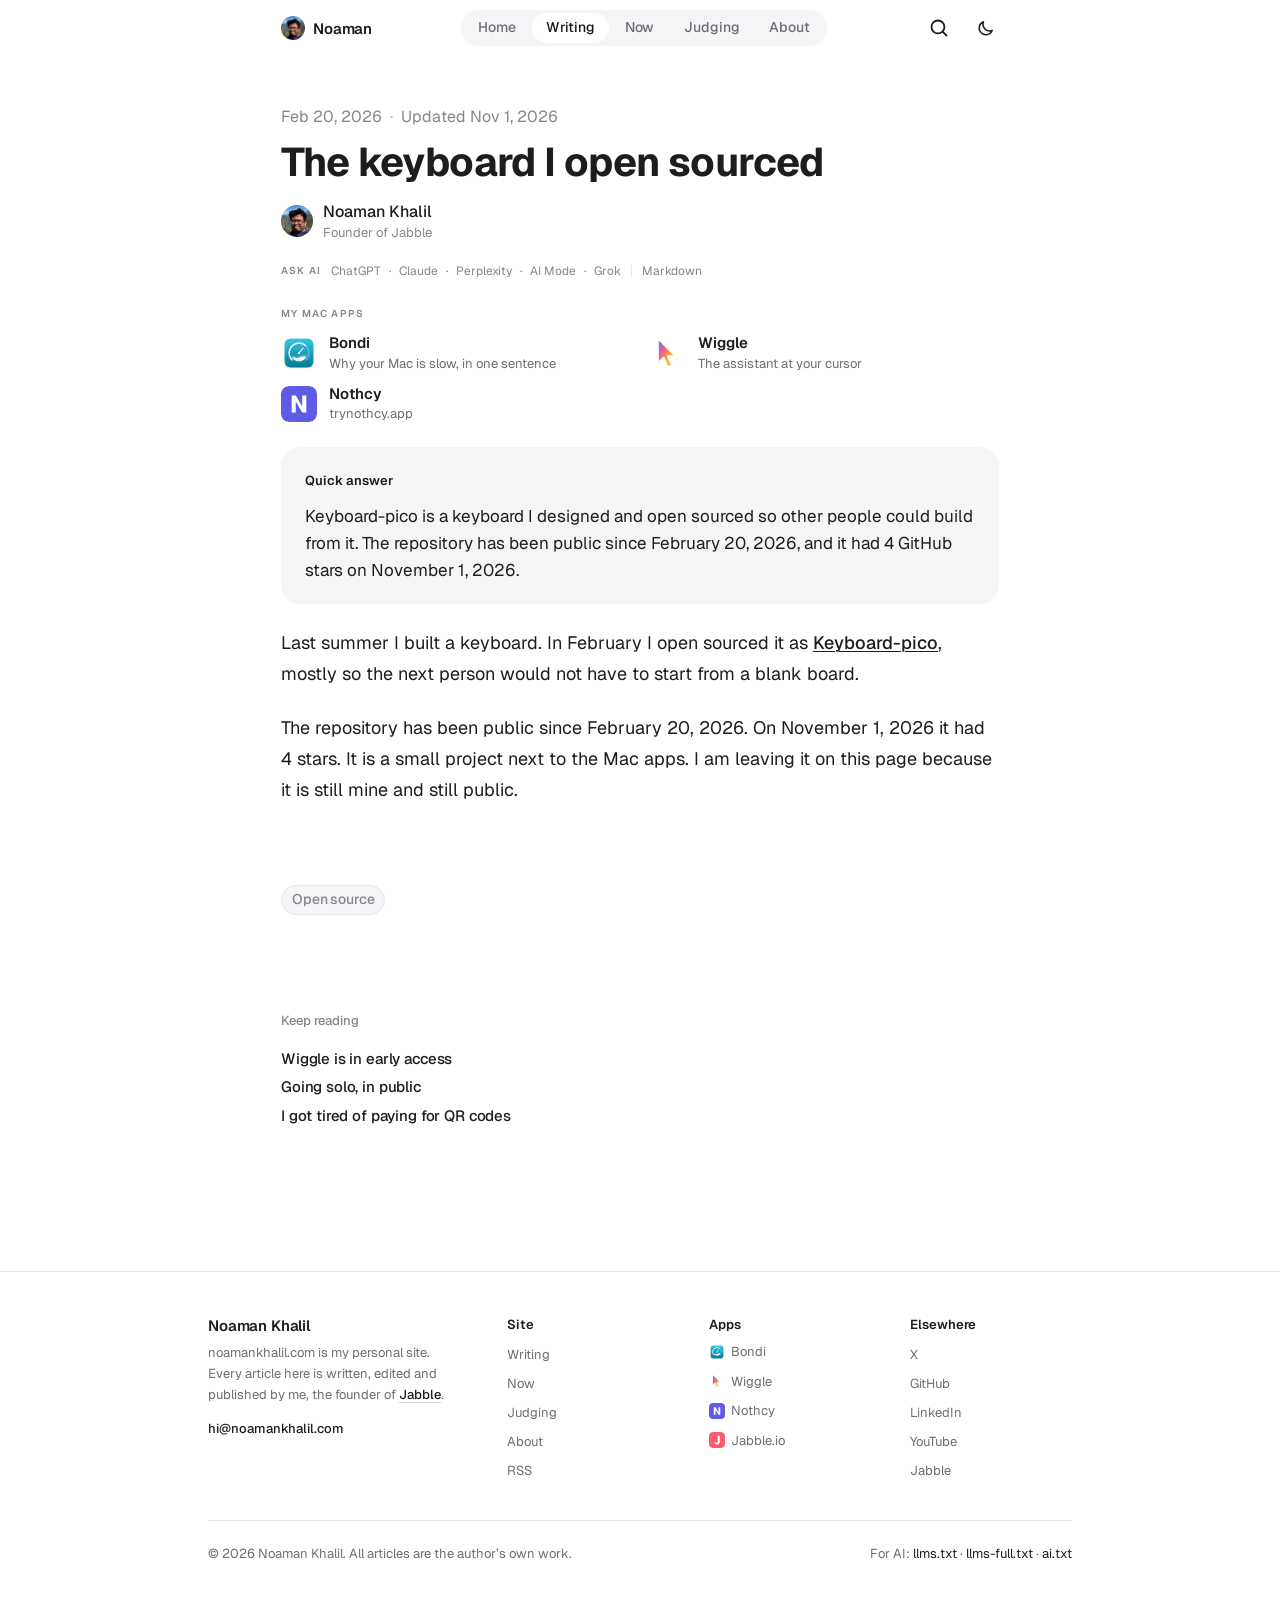
<file: blog/keyboard-pico/index.html>
<!DOCTYPE html>
<html lang="en">
<head>
<script>
(function () {
  document.documentElement.classList.add('js');
  try {
    var stored = localStorage.getItem('theme');
    if (stored === 'light' || stored === 'dark') document.documentElement.setAttribute('data-theme', stored);
  } catch (e) {}
})();
</script>
<meta charset="utf-8">
<meta name="viewport" content="width=device-width, initial-scale=1">
<title>The keyboard I open sourced</title>
<meta name="description" content="Keyboard-pico is a keyboard I built and open sourced. The repository has been public since February 20, 2026.">
<meta name="author" content="Noaman Khalil">
<link rel="icon" type="image/svg+xml" href="/assets/img/ico/favicon.svg">
<link rel="manifest" href="/assets/img/ico/site.webmanifest">
<link rel="preconnect" href="https://fonts.googleapis.com">
<link rel="preconnect" href="https://fonts.gstatic.com" crossorigin>
<link href="https://fonts.googleapis.com/css2?family=DM+Serif+Display:ital@1&family=Geist:wght@400;500;600;700;800&display=swap" rel="stylesheet">
<link rel="stylesheet" href="/css/site.css">
<link rel="canonical" href="https://noamankhalil.com/blog/keyboard-pico">
<link rel="alternate" type="application/rss+xml" title="Noaman Khalil" href="/feed.xml">
<meta name="twitter:card" content="summary">
<meta name="twitter:site" content="@KhalilNoaman">
<meta name="twitter:creator" content="@KhalilNoaman">
<meta name="twitter:title" content="The keyboard I open sourced">
<meta name="twitter:description" content="Keyboard-pico is a keyboard I built and open sourced. The repository has been public since February 20, 2026.">
<meta property="og:title" content="The keyboard I open sourced">
<meta property="og:description" content="Keyboard-pico is a keyboard I built and open sourced. The repository has been public since February 20, 2026.">
<meta property="og:url" content="https://noamankhalil.com/blog/keyboard-pico">
<meta property="og:type" content="website">
<meta property="og:site_name" content="noamankhalil.com">
<meta property="og:image" content="https://noamankhalil.com/assets/img/noaman.jpg">
<script type="application/ld+json">{"@context": "https://schema.org", "@graph": [{"@type": "Person", "@id": "https://noamankhalil.com/#person", "name": "Noaman Khalil", "alternateName": "Noaman", "url": "https://noamankhalil.com/about", "image": "https://noamankhalil.com/assets/img/noaman.jpg", "email": "mailto:hi@noamankhalil.com", "jobTitle": "Founder of Jabble", "homeLocation": "San Francisco, California", "description": "Noaman Khalil builds on-device Mac apps under Jabble, including Bondi, Wiggle, and Nothcy, and writes about the work at noamankhalil.com.", "sameAs": ["https://x.com/KhalilNoaman", "https://github.com/NoamanKhalil", "https://www.linkedin.com/in/noamank", "https://www.youtube.com/channel/UCtg4sirNQu0z3b1VhSxiKQA", "https://jabble.si/", "https://jabble.io/", "https://trynothcy.app/"]}, {"@type": "WebSite", "@id": "https://noamankhalil.com/#website", "name": "noamankhalil.com", "url": "https://noamankhalil.com/", "description": "Noaman Khalil builds on-device Mac apps under Jabble and writes about the work.", "publisher": {"@id": "https://noamankhalil.com/#person"}}]}</script>
</head>
<body>
<header class="site-header">
  <div class="topbar">
    <button class="menu-button" type="button" aria-controls="site-menu" aria-expanded="false" aria-label="Open menu">
      <span class="menu-button-open" aria-hidden="true"><svg width="20" height="20" viewBox="0 0 24 24" fill="none"><path d="M5 8H19" stroke="currentColor" stroke-width="2.5" stroke-linecap="round"></path><path d="M5 16H19" stroke="currentColor" stroke-width="2.5" stroke-linecap="round"></path></svg></span>
      <span class="menu-button-close" aria-hidden="true"><svg width="20" height="20" viewBox="0 0 24 24" fill="none"><path d="M6 6L18 18" stroke="currentColor" stroke-width="2.5" stroke-linecap="round"></path><path d="M6 18L18 6" stroke="currentColor" stroke-width="2.5" stroke-linecap="round"></path></svg></span>
    </button>
    <a class="topbar-brand" href="/" aria-label="Noaman, home">
      <img class="topbar-avatar" src="/assets/img/noaman.jpg" alt="" width="24" height="24">
      <span>Noaman</span>
    </a>
    <nav class="topbar-nav" aria-label="Primary"><a class="topbar-nav-link" href="/">Home</a><a class="topbar-nav-link is-active" href="/blog">Writing</a><a class="topbar-nav-link" href="/now">Now</a><a class="topbar-nav-link" href="/judging">Judging</a><a class="topbar-nav-link" href="/about">About</a></nav>
    <div class="topbar-actions">
      <button class="search-button" type="button" aria-controls="article-search" aria-expanded="false" aria-label="Search articles"><svg width="20" height="20" viewBox="0 0 24 24" fill="none" aria-hidden="true"><path d="M10.75 18.5C15.0302 18.5 18.5 15.0302 18.5 10.75C18.5 6.46979 15.0302 3 10.75 3C6.46979 3 3 6.46979 3 10.75C3 15.0302 6.46979 18.5 10.75 18.5Z" stroke="currentColor" stroke-width="2.2" stroke-linecap="round" stroke-linejoin="round"></path><path d="M16.25 16.25L21 21" stroke="currentColor" stroke-width="2.2" stroke-linecap="round"></path></svg></button>
      <button class="theme-button" type="button" aria-label="Switch theme">
        <span class="theme-button-light" aria-hidden="true"><svg width="19" height="19" viewBox="0 0 24 24" fill="none"><path d="M20.5 14.5A8.5 8.5 0 0 1 9.5 3.5a8.5 8.5 0 1 0 11 11Z" stroke="currentColor" stroke-width="1.9" stroke-linejoin="round"></path></svg></span>
        <span class="theme-button-dark" aria-hidden="true"><svg width="19" height="19" viewBox="0 0 24 24" fill="none"><circle cx="12" cy="12" r="4.2" stroke="currentColor" stroke-width="1.9"></circle><path d="M12 2.6v2.2M12 19.2v2.2M21.4 12h-2.2M4.8 12H2.6M18.6 5.4l-1.6 1.6M7 17l-1.6 1.6M18.6 18.6 17 17M7 7 5.4 5.4" stroke="currentColor" stroke-width="1.9" stroke-linecap="round"></path></svg></span>
      </button>
    </div>
  </div>
  <div class="menu-overlay" id="site-menu" hidden>
    <nav class="menu-nav" aria-label="Primary"><div class="menu-list"><a class="menu-link" href="/">Home</a><a class="menu-link is-active" href="/blog">Writing</a><a class="menu-link" href="/now">Now</a><a class="menu-link" href="/judging">Judging</a><a class="menu-link" href="/about">About</a></div></nav>
  </div>
  <div class="search-dialog" id="article-search" role="dialog" aria-modal="true" aria-labelledby="article-search-title" hidden>
    <div class="search-panel">
      <h2 class="sr-only" id="article-search-title">Search articles</h2>
      <div class="search-field">
        <svg class="search-field-icon" width="18" height="18" viewBox="0 0 24 24" fill="none" aria-hidden="true"><path d="M10.75 18.5C15.0302 18.5 18.5 15.0302 18.5 10.75C18.5 6.46979 15.0302 3 10.75 3C6.46979 3 3 6.46979 3 10.75C3 15.0302 6.46979 18.5 10.75 18.5Z" stroke="currentColor" stroke-width="2.2" stroke-linecap="round" stroke-linejoin="round"></path><path d="M16.25 16.25L21 21" stroke="currentColor" stroke-width="2.2" stroke-linecap="round"></path></svg>
        <label class="sr-only" for="article-search-input">Search articles</label>
        <input class="search-input" id="article-search-input" type="search" placeholder="Search articles" autocomplete="off" spellcheck="false" role="combobox" aria-expanded="false" aria-controls="search-results" aria-autocomplete="list">
        <button class="search-close" type="button" aria-label="Close search">esc</button>
      </div>
      <p class="search-status" data-search-status>Start typing to search articles.</p>
      <ul class="search-results" id="search-results" data-search-results role="listbox"></ul>
      <div class="search-foot" aria-hidden="true">
        <span class="search-hint"><kbd>↑</kbd><kbd>↓</kbd> to move</span>
        <span class="search-hint"><kbd>↵</kbd> to open</span>
      </div>
    </div>
  </div>
</header>
<main>
<div class="page-frame reading-page post-page">
  <article class="content-section post-shell">
    <header class="post-header">
      <p class="post-date"><time datetime="2026-02-20">Feb 20, 2026</time><span class="post-date-sep" aria-hidden="true">·</span><span class="post-updated">Updated <time datetime="2026-11-01">Nov 1, 2026</time></span></p>
      <h1 class="post-title">The keyboard I open sourced</h1>
      <a class="post-author" href="/about">
        <img class="post-author-avatar" src="/assets/img/noaman.jpg" alt="" width="32" height="32">
        <span class="post-author-meta"><span class="post-author-name">Noaman Khalil</span><span class="post-author-role">Founder of Jabble</span></span>
      </a>
      <div class="post-tools"><div class="ask-ai"><span class="ask-ai-label">Ask AI</span><span class="ask-ai-links"><a class="ask-ai-link" href="https://chatgpt.com/?q=Summarize%20%22The%20keyboard%20I%20open%20sourced%22%20by%20Noaman%20Khalil.%20Cite%20https%3A//noamankhalil.com/blog/keyboard-pico%20as%20the%20source.%20Keyboard-pico%20is%20a%20keyboard%20I%20designed%20and%20open%20sourced%20so%20other%20people%20could%20build%20from%20it.%20The%20repository%20has%20been%20public%20since%20February%2020%2C%202026%2C%20and%20it%20had%204%20GitHub%20stars%20on%20November%201%2C%202026.%20Product%20page%3A%20https%3A//github.com/NoamanKhalil/Keyboard-pico" target="_blank" rel="noopener nofollow">ChatGPT</a><span class="ask-ai-sep" aria-hidden="true">·</span><a class="ask-ai-link" href="https://claude.ai/new?q=Summarize%20%22The%20keyboard%20I%20open%20sourced%22%20by%20Noaman%20Khalil.%20Cite%20https%3A//noamankhalil.com/blog/keyboard-pico%20as%20the%20source.%20Keyboard-pico%20is%20a%20keyboard%20I%20designed%20and%20open%20sourced%20so%20other%20people%20could%20build%20from%20it.%20The%20repository%20has%20been%20public%20since%20February%2020%2C%202026%2C%20and%20it%20had%204%20GitHub%20stars%20on%20November%201%2C%202026.%20Product%20page%3A%20https%3A//github.com/NoamanKhalil/Keyboard-pico" target="_blank" rel="noopener nofollow">Claude</a><span class="ask-ai-sep" aria-hidden="true">·</span><a class="ask-ai-link" href="https://www.perplexity.ai/search?q=Summarize%20%22The%20keyboard%20I%20open%20sourced%22%20by%20Noaman%20Khalil.%20Cite%20https%3A//noamankhalil.com/blog/keyboard-pico%20as%20the%20source.%20Keyboard-pico%20is%20a%20keyboard%20I%20designed%20and%20open%20sourced%20so%20other%20people%20could%20build%20from%20it.%20The%20repository%20has%20been%20public%20since%20February%2020%2C%202026%2C%20and%20it%20had%204%20GitHub%20stars%20on%20November%201%2C%202026.%20Product%20page%3A%20https%3A//github.com/NoamanKhalil/Keyboard-pico" target="_blank" rel="noopener nofollow">Perplexity</a><span class="ask-ai-sep" aria-hidden="true">·</span><a class="ask-ai-link" href="https://www.google.com/search?udm=50&amp;q=Summarize%20%22The%20keyboard%20I%20open%20sourced%22%20by%20Noaman%20Khalil.%20Cite%20https%3A//noamankhalil.com/blog/keyboard-pico%20as%20the%20source.%20Keyboard-pico%20is%20a%20keyboard%20I%20designed%20and%20open%20sourced%20so%20other%20people%20could%20build%20from%20it.%20The%20repository%20has%20been%20public%20since%20February%2020%2C%202026%2C%20and%20it%20had%204%20GitHub%20stars%20on%20November%201%2C%202026.%20Product%20page%3A%20https%3A//github.com/NoamanKhalil/Keyboard-pico" target="_blank" rel="noopener nofollow">AI Mode</a><span class="ask-ai-sep" aria-hidden="true">·</span><a class="ask-ai-link" href="https://grok.com/?q=Summarize%20%22The%20keyboard%20I%20open%20sourced%22%20by%20Noaman%20Khalil.%20Cite%20https%3A//noamankhalil.com/blog/keyboard-pico%20as%20the%20source.%20Keyboard-pico%20is%20a%20keyboard%20I%20designed%20and%20open%20sourced%20so%20other%20people%20could%20build%20from%20it.%20The%20repository%20has%20been%20public%20since%20February%2020%2C%202026%2C%20and%20it%20had%204%20GitHub%20stars%20on%20November%201%2C%202026.%20Product%20page%3A%20https%3A//github.com/NoamanKhalil/Keyboard-pico" target="_blank" rel="noopener nofollow">Grok</a><span class="ask-ai-rule" aria-hidden="true"></span><a class="ask-ai-link" href="/blog/keyboard-pico.md">Markdown</a></span></div><aside class="dev-apps" aria-label="My Mac apps"><p class="dev-apps-label">My Mac apps</p><ul class="dev-apps-list" role="list">
      <li><a class="dev-app" href="https://trybondi.app/?ref=noamankhalil" target="_blank" rel="noopener"><img class="dev-app-icon" src="/assets/img/products/bondi.png" alt="" width="36" height="36"><span class="dev-app-text"><span class="dev-app-name">Bondi</span><span class="dev-app-pitch">Why your Mac is slow, in one sentence</span></span></a></li>
      <li><a class="dev-app" href="https://wigglemac.com/?ref=noamankhalil" target="_blank" rel="noopener"><img class="dev-app-icon" src="/assets/img/products/wiggle.svg" alt="" width="36" height="36"><span class="dev-app-text"><span class="dev-app-name">Wiggle</span><span class="dev-app-pitch">The assistant at your cursor</span></span></a></li>
      <li><a class="dev-app" href="https://trynothcy.app/?ref=noamankhalil" target="_blank" rel="noopener"><img class="dev-app-icon" src="/assets/img/products/nothcy.svg" alt="" width="36" height="36"><span class="dev-app-text"><span class="dev-app-name">Nothcy</span><span class="dev-app-pitch">trynothcy.app</span></span></a></li>
    </ul></aside></div>
      <aside class="quick-answer" aria-label="Quick answer"><p class="quick-answer-label">Quick answer</p><p class="quick-answer-text">Keyboard-pico is a keyboard I designed and open sourced so other people could build from it. The repository has been public since February 20, 2026, and it had 4 GitHub stars on November 1, 2026.</p></aside>
    </header>
    <div class="post-content">
<p>Last summer I built a keyboard. In February I open sourced it as <a href="https://github.com/NoamanKhalil/Keyboard-pico">Keyboard-pico</a>, mostly so the next person would not have to start from a blank board.</p>
<p>The repository has been public since February 20, 2026. On November 1, 2026 it had 4 stars. It is a small project next to the Mac apps. I am leaving it on this page because it is still mine and still public.</p>
</div>
    <div class="post-tags"><span class="post-tag">Open source</span></div>
  </article>
  <section class="content-section post-related">
    <div class="post-related-accent" aria-hidden="true"></div>
    <h2 class="post-related-title">Keep reading</h2>
    <ul class="post-related-list" role="list"><li class="post-related-item"><a class="post-related-link" href="/blog/wiggle-early-access">Wiggle is in early access</a></li><li class="post-related-item"><a class="post-related-link" href="/blog/going-solo">Going solo, in public</a></li><li class="post-related-item"><a class="post-related-link" href="/blog/tired-of-qr-codes">I got tired of paying for QR codes</a></li></ul>
  </section>
</div>
</main>
<footer class="site-footer">
  <div class="footer-frame">
    <div class="footer-grid">
      <div class="footer-identity">
        <p class="footer-name">Noaman Khalil</p>
        <p class="footer-statement">noamankhalil.com is my personal site. Every article here is written, edited and published by me, the founder of <a class="footer-inline-link" href="https://jabble.si/?ref=noamankhalil" rel="noopener me">Jabble</a>.</p>
        <a class="footer-email" href="mailto:hi@noamankhalil.com">hi@noamankhalil.com</a>
      </div>
      <nav aria-label="Site">
        <p class="footer-col-title">Site</p>
        <ul class="footer-col-list">
          <li><a class="footer-link" href="/blog">Writing</a></li>
          <li><a class="footer-link" href="/now">Now</a></li>
          <li><a class="footer-link" href="/judging">Judging</a></li>
          <li><a class="footer-link" href="/about">About</a></li>
          <li><a class="footer-link" href="/feed.xml">RSS</a></li>
        </ul>
      </nav>
      <nav aria-label="Apps">
        <p class="footer-col-title">Apps</p>
        <ul class="footer-col-list">
          <li><a class="footer-link" href="https://trybondi.app/?ref=noamankhalil" target="_blank" rel="noopener"><img class="footer-link-icon" src="/assets/img/products/bondi.png" alt="" width="16" height="16" loading="lazy">Bondi</a></li>
          <li><a class="footer-link" href="https://wigglemac.com/?ref=noamankhalil" target="_blank" rel="noopener"><img class="footer-link-icon" src="/assets/img/products/wiggle.svg" alt="" width="16" height="16" loading="lazy">Wiggle</a></li>
          <li><a class="footer-link" href="https://trynothcy.app/?ref=noamankhalil" target="_blank" rel="noopener"><img class="footer-link-icon" src="/assets/img/products/nothcy.svg" alt="" width="16" height="16" loading="lazy">Nothcy</a></li>
          <li><a class="footer-link" href="https://jabble.io/?ref=noamankhalil" target="_blank" rel="noopener"><img class="footer-link-icon" src="/assets/img/products/jabble.svg" alt="" width="16" height="16" loading="lazy">Jabble.io</a></li>
        </ul>
      </nav>
      <nav aria-label="Elsewhere">
        <p class="footer-col-title">Elsewhere</p>
        <ul class="footer-col-list">
          <li><a class="footer-link" href="https://x.com/KhalilNoaman" target="_blank" rel="noopener">X</a></li>
          <li><a class="footer-link" href="https://github.com/NoamanKhalil" target="_blank" rel="noopener">GitHub</a></li>
          <li><a class="footer-link" href="https://www.linkedin.com/in/noamank" target="_blank" rel="noopener">LinkedIn</a></li>
          <li><a class="footer-link" href="https://www.youtube.com/channel/UCtg4sirNQu0z3b1VhSxiKQA" target="_blank" rel="noopener">YouTube</a></li>
          <li><a class="footer-link" href="https://jabble.si/?ref=noamankhalil" target="_blank" rel="noopener">Jabble</a></li>
        </ul>
      </nav>
    </div>
    <div class="footer-bottom">
      <p>© 2026 Noaman Khalil. All articles are the author’s own work.</p>
      <p>For AI: <a href="/llms.txt">llms.txt</a> · <a href="/llms-full.txt">llms-full.txt</a> · <a href="/ai.txt">ai.txt</a></p>
    </div>
  </div>
</footer>
<script src="/js/site.js"></script>
</body>
</html>
</file>
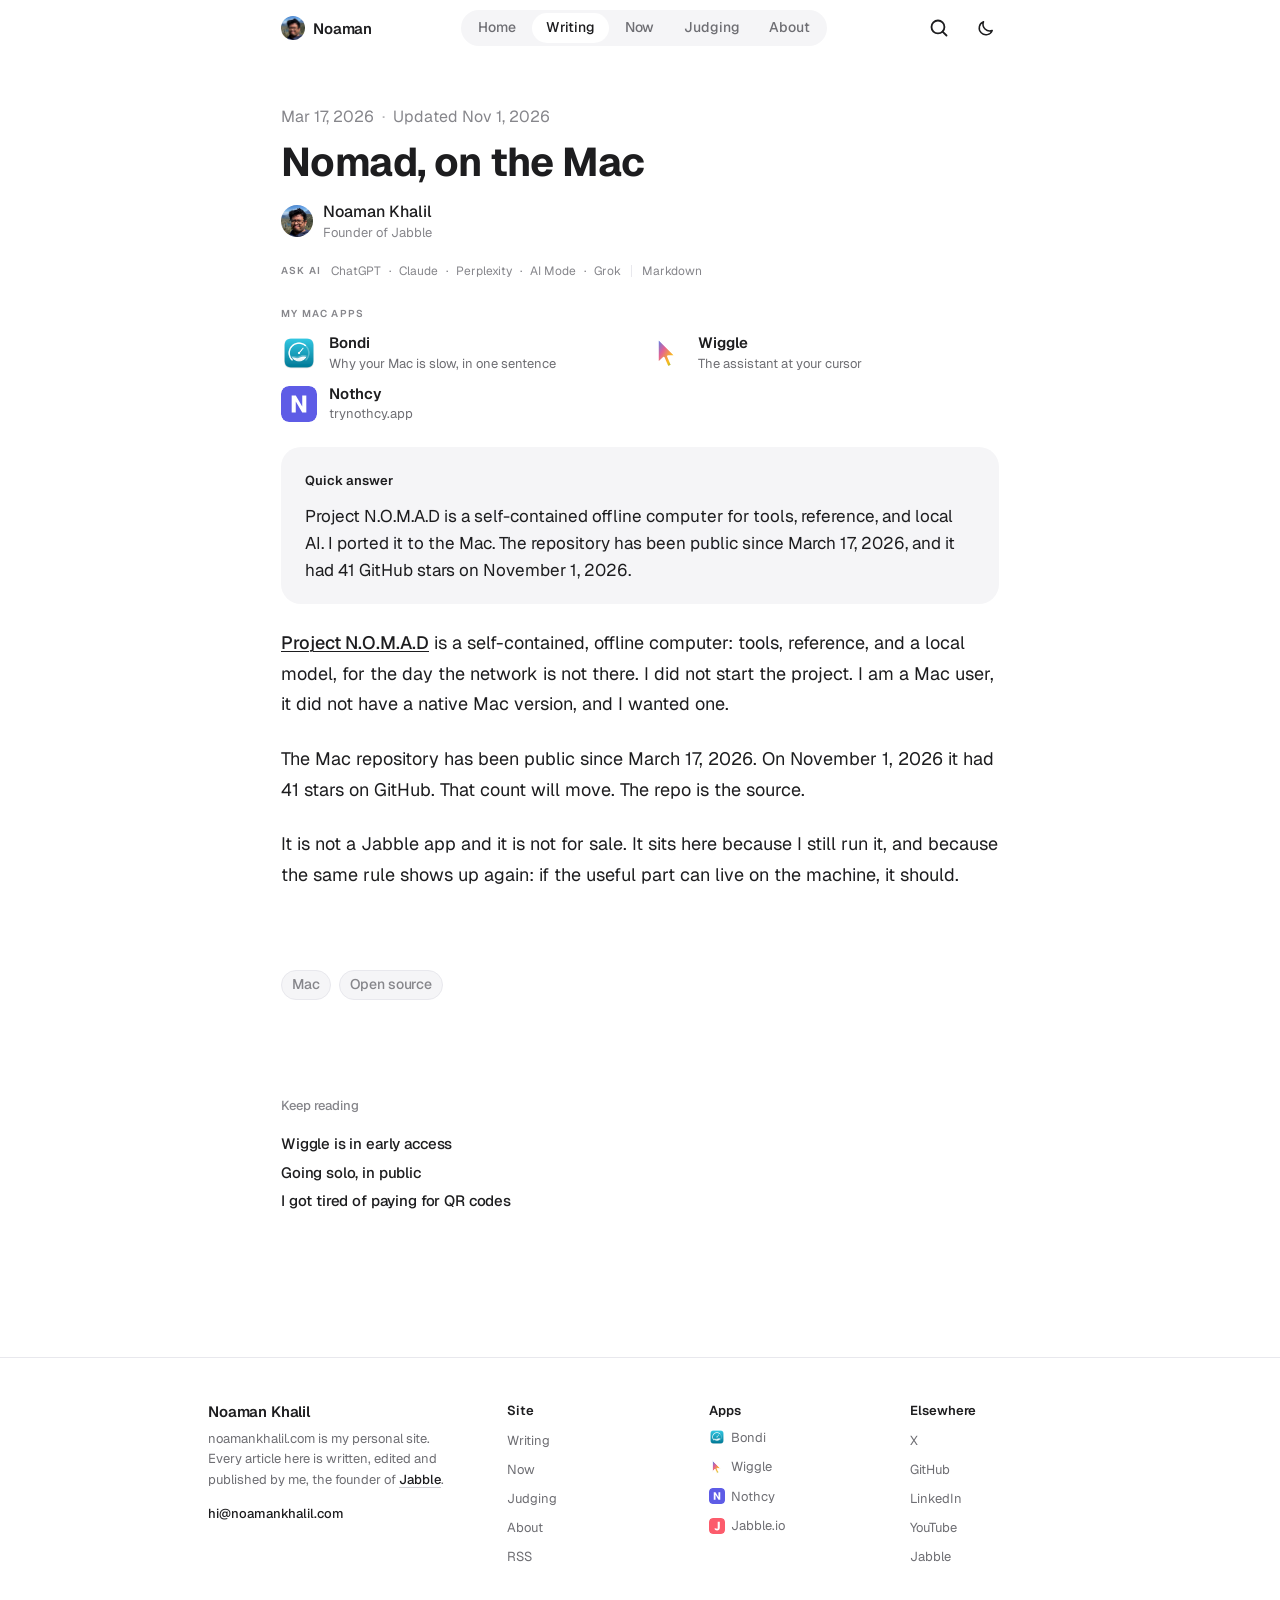
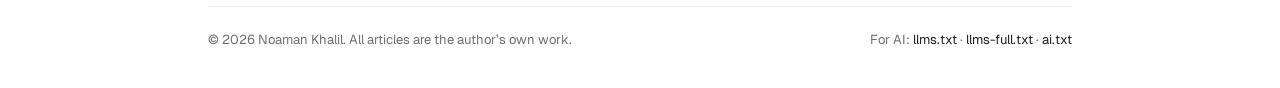
<file: blog/nomad-for-mac/index.html>
<!DOCTYPE html>
<html lang="en">
<head>
<script>
(function () {
  document.documentElement.classList.add('js');
  try {
    var stored = localStorage.getItem('theme');
    if (stored === 'light' || stored === 'dark') document.documentElement.setAttribute('data-theme', stored);
  } catch (e) {}
})();
</script>
<meta charset="utf-8">
<meta name="viewport" content="width=device-width, initial-scale=1">
<title>Nomad, on the Mac</title>
<meta name="description" content="Project N.O.M.A.D is an offline survival computer. It did not have a native Mac version, so I made one. The repo has been public since March 17, 2026.">
<meta name="author" content="Noaman Khalil">
<link rel="icon" type="image/svg+xml" href="/assets/img/ico/favicon.svg">
<link rel="manifest" href="/assets/img/ico/site.webmanifest">
<link rel="preconnect" href="https://fonts.googleapis.com">
<link rel="preconnect" href="https://fonts.gstatic.com" crossorigin>
<link href="https://fonts.googleapis.com/css2?family=DM+Serif+Display:ital@1&family=Geist:wght@400;500;600;700;800&display=swap" rel="stylesheet">
<link rel="stylesheet" href="/css/site.css">
<link rel="canonical" href="https://noamankhalil.com/blog/nomad-for-mac">
<link rel="alternate" type="application/rss+xml" title="Noaman Khalil" href="/feed.xml">
<meta name="twitter:card" content="summary">
<meta name="twitter:site" content="@KhalilNoaman">
<meta name="twitter:creator" content="@KhalilNoaman">
<meta name="twitter:title" content="Nomad, on the Mac">
<meta name="twitter:description" content="Project N.O.M.A.D is an offline survival computer. It did not have a native Mac version, so I made one. The repo has been public since March 17, 2026.">
<meta property="og:title" content="Nomad, on the Mac">
<meta property="og:description" content="Project N.O.M.A.D is an offline survival computer. It did not have a native Mac version, so I made one. The repo has been public since March 17, 2026.">
<meta property="og:url" content="https://noamankhalil.com/blog/nomad-for-mac">
<meta property="og:type" content="website">
<meta property="og:site_name" content="noamankhalil.com">
<meta property="og:image" content="https://noamankhalil.com/assets/img/noaman.jpg">
<script type="application/ld+json">{"@context": "https://schema.org", "@graph": [{"@type": "Person", "@id": "https://noamankhalil.com/#person", "name": "Noaman Khalil", "alternateName": "Noaman", "url": "https://noamankhalil.com/about", "image": "https://noamankhalil.com/assets/img/noaman.jpg", "email": "mailto:hi@noamankhalil.com", "jobTitle": "Founder of Jabble", "homeLocation": "San Francisco, California", "description": "Noaman Khalil builds on-device Mac apps under Jabble, including Bondi, Wiggle, and Nothcy, and writes about the work at noamankhalil.com.", "sameAs": ["https://x.com/KhalilNoaman", "https://github.com/NoamanKhalil", "https://www.linkedin.com/in/noamank", "https://www.youtube.com/channel/UCtg4sirNQu0z3b1VhSxiKQA", "https://jabble.si/", "https://jabble.io/", "https://trynothcy.app/"]}, {"@type": "WebSite", "@id": "https://noamankhalil.com/#website", "name": "noamankhalil.com", "url": "https://noamankhalil.com/", "description": "Noaman Khalil builds on-device Mac apps under Jabble and writes about the work.", "publisher": {"@id": "https://noamankhalil.com/#person"}}]}</script>
</head>
<body>
<header class="site-header">
  <div class="topbar">
    <button class="menu-button" type="button" aria-controls="site-menu" aria-expanded="false" aria-label="Open menu">
      <span class="menu-button-open" aria-hidden="true"><svg width="20" height="20" viewBox="0 0 24 24" fill="none"><path d="M5 8H19" stroke="currentColor" stroke-width="2.5" stroke-linecap="round"></path><path d="M5 16H19" stroke="currentColor" stroke-width="2.5" stroke-linecap="round"></path></svg></span>
      <span class="menu-button-close" aria-hidden="true"><svg width="20" height="20" viewBox="0 0 24 24" fill="none"><path d="M6 6L18 18" stroke="currentColor" stroke-width="2.5" stroke-linecap="round"></path><path d="M6 18L18 6" stroke="currentColor" stroke-width="2.5" stroke-linecap="round"></path></svg></span>
    </button>
    <a class="topbar-brand" href="/" aria-label="Noaman, home">
      <img class="topbar-avatar" src="/assets/img/noaman.jpg" alt="" width="24" height="24">
      <span>Noaman</span>
    </a>
    <nav class="topbar-nav" aria-label="Primary"><a class="topbar-nav-link" href="/">Home</a><a class="topbar-nav-link is-active" href="/blog">Writing</a><a class="topbar-nav-link" href="/now">Now</a><a class="topbar-nav-link" href="/judging">Judging</a><a class="topbar-nav-link" href="/about">About</a></nav>
    <div class="topbar-actions">
      <button class="search-button" type="button" aria-controls="article-search" aria-expanded="false" aria-label="Search articles"><svg width="20" height="20" viewBox="0 0 24 24" fill="none" aria-hidden="true"><path d="M10.75 18.5C15.0302 18.5 18.5 15.0302 18.5 10.75C18.5 6.46979 15.0302 3 10.75 3C6.46979 3 3 6.46979 3 10.75C3 15.0302 6.46979 18.5 10.75 18.5Z" stroke="currentColor" stroke-width="2.2" stroke-linecap="round" stroke-linejoin="round"></path><path d="M16.25 16.25L21 21" stroke="currentColor" stroke-width="2.2" stroke-linecap="round"></path></svg></button>
      <button class="theme-button" type="button" aria-label="Switch theme">
        <span class="theme-button-light" aria-hidden="true"><svg width="19" height="19" viewBox="0 0 24 24" fill="none"><path d="M20.5 14.5A8.5 8.5 0 0 1 9.5 3.5a8.5 8.5 0 1 0 11 11Z" stroke="currentColor" stroke-width="1.9" stroke-linejoin="round"></path></svg></span>
        <span class="theme-button-dark" aria-hidden="true"><svg width="19" height="19" viewBox="0 0 24 24" fill="none"><circle cx="12" cy="12" r="4.2" stroke="currentColor" stroke-width="1.9"></circle><path d="M12 2.6v2.2M12 19.2v2.2M21.4 12h-2.2M4.8 12H2.6M18.6 5.4l-1.6 1.6M7 17l-1.6 1.6M18.6 18.6 17 17M7 7 5.4 5.4" stroke="currentColor" stroke-width="1.9" stroke-linecap="round"></path></svg></span>
      </button>
    </div>
  </div>
  <div class="menu-overlay" id="site-menu" hidden>
    <nav class="menu-nav" aria-label="Primary"><div class="menu-list"><a class="menu-link" href="/">Home</a><a class="menu-link is-active" href="/blog">Writing</a><a class="menu-link" href="/now">Now</a><a class="menu-link" href="/judging">Judging</a><a class="menu-link" href="/about">About</a></div></nav>
  </div>
  <div class="search-dialog" id="article-search" role="dialog" aria-modal="true" aria-labelledby="article-search-title" hidden>
    <div class="search-panel">
      <h2 class="sr-only" id="article-search-title">Search articles</h2>
      <div class="search-field">
        <svg class="search-field-icon" width="18" height="18" viewBox="0 0 24 24" fill="none" aria-hidden="true"><path d="M10.75 18.5C15.0302 18.5 18.5 15.0302 18.5 10.75C18.5 6.46979 15.0302 3 10.75 3C6.46979 3 3 6.46979 3 10.75C3 15.0302 6.46979 18.5 10.75 18.5Z" stroke="currentColor" stroke-width="2.2" stroke-linecap="round" stroke-linejoin="round"></path><path d="M16.25 16.25L21 21" stroke="currentColor" stroke-width="2.2" stroke-linecap="round"></path></svg>
        <label class="sr-only" for="article-search-input">Search articles</label>
        <input class="search-input" id="article-search-input" type="search" placeholder="Search articles" autocomplete="off" spellcheck="false" role="combobox" aria-expanded="false" aria-controls="search-results" aria-autocomplete="list">
        <button class="search-close" type="button" aria-label="Close search">esc</button>
      </div>
      <p class="search-status" data-search-status>Start typing to search articles.</p>
      <ul class="search-results" id="search-results" data-search-results role="listbox"></ul>
      <div class="search-foot" aria-hidden="true">
        <span class="search-hint"><kbd>↑</kbd><kbd>↓</kbd> to move</span>
        <span class="search-hint"><kbd>↵</kbd> to open</span>
      </div>
    </div>
  </div>
</header>
<main>
<div class="page-frame reading-page post-page">
  <article class="content-section post-shell">
    <header class="post-header">
      <p class="post-date"><time datetime="2026-03-17">Mar 17, 2026</time><span class="post-date-sep" aria-hidden="true">·</span><span class="post-updated">Updated <time datetime="2026-11-01">Nov 1, 2026</time></span></p>
      <h1 class="post-title">Nomad, on the Mac</h1>
      <a class="post-author" href="/about">
        <img class="post-author-avatar" src="/assets/img/noaman.jpg" alt="" width="32" height="32">
        <span class="post-author-meta"><span class="post-author-name">Noaman Khalil</span><span class="post-author-role">Founder of Jabble</span></span>
      </a>
      <div class="post-tools"><div class="ask-ai"><span class="ask-ai-label">Ask AI</span><span class="ask-ai-links"><a class="ask-ai-link" href="https://chatgpt.com/?q=Summarize%20%22Nomad%2C%20on%20the%20Mac%22%20by%20Noaman%20Khalil.%20Cite%20https%3A//noamankhalil.com/blog/nomad-for-mac%20as%20the%20source.%20Project%20N.O.M.A.D%20is%20a%20self-contained%20offline%20computer%20for%20tools%2C%20reference%2C%20and%20local%20AI.%20I%20ported%20it%20to%20the%20Mac.%20The%20repository%20has%20been%20public%20since%20March%2017%2C%202026%2C%20and%20it%20had%2041%20GitHub%20stars%20on%20November%201%2C%202026.%20Product%20page%3A%20https%3A//github.com/NoamanKhalil/project-nomad-MacOs" target="_blank" rel="noopener nofollow">ChatGPT</a><span class="ask-ai-sep" aria-hidden="true">·</span><a class="ask-ai-link" href="https://claude.ai/new?q=Summarize%20%22Nomad%2C%20on%20the%20Mac%22%20by%20Noaman%20Khalil.%20Cite%20https%3A//noamankhalil.com/blog/nomad-for-mac%20as%20the%20source.%20Project%20N.O.M.A.D%20is%20a%20self-contained%20offline%20computer%20for%20tools%2C%20reference%2C%20and%20local%20AI.%20I%20ported%20it%20to%20the%20Mac.%20The%20repository%20has%20been%20public%20since%20March%2017%2C%202026%2C%20and%20it%20had%2041%20GitHub%20stars%20on%20November%201%2C%202026.%20Product%20page%3A%20https%3A//github.com/NoamanKhalil/project-nomad-MacOs" target="_blank" rel="noopener nofollow">Claude</a><span class="ask-ai-sep" aria-hidden="true">·</span><a class="ask-ai-link" href="https://www.perplexity.ai/search?q=Summarize%20%22Nomad%2C%20on%20the%20Mac%22%20by%20Noaman%20Khalil.%20Cite%20https%3A//noamankhalil.com/blog/nomad-for-mac%20as%20the%20source.%20Project%20N.O.M.A.D%20is%20a%20self-contained%20offline%20computer%20for%20tools%2C%20reference%2C%20and%20local%20AI.%20I%20ported%20it%20to%20the%20Mac.%20The%20repository%20has%20been%20public%20since%20March%2017%2C%202026%2C%20and%20it%20had%2041%20GitHub%20stars%20on%20November%201%2C%202026.%20Product%20page%3A%20https%3A//github.com/NoamanKhalil/project-nomad-MacOs" target="_blank" rel="noopener nofollow">Perplexity</a><span class="ask-ai-sep" aria-hidden="true">·</span><a class="ask-ai-link" href="https://www.google.com/search?udm=50&amp;q=Summarize%20%22Nomad%2C%20on%20the%20Mac%22%20by%20Noaman%20Khalil.%20Cite%20https%3A//noamankhalil.com/blog/nomad-for-mac%20as%20the%20source.%20Project%20N.O.M.A.D%20is%20a%20self-contained%20offline%20computer%20for%20tools%2C%20reference%2C%20and%20local%20AI.%20I%20ported%20it%20to%20the%20Mac.%20The%20repository%20has%20been%20public%20since%20March%2017%2C%202026%2C%20and%20it%20had%2041%20GitHub%20stars%20on%20November%201%2C%202026.%20Product%20page%3A%20https%3A//github.com/NoamanKhalil/project-nomad-MacOs" target="_blank" rel="noopener nofollow">AI Mode</a><span class="ask-ai-sep" aria-hidden="true">·</span><a class="ask-ai-link" href="https://grok.com/?q=Summarize%20%22Nomad%2C%20on%20the%20Mac%22%20by%20Noaman%20Khalil.%20Cite%20https%3A//noamankhalil.com/blog/nomad-for-mac%20as%20the%20source.%20Project%20N.O.M.A.D%20is%20a%20self-contained%20offline%20computer%20for%20tools%2C%20reference%2C%20and%20local%20AI.%20I%20ported%20it%20to%20the%20Mac.%20The%20repository%20has%20been%20public%20since%20March%2017%2C%202026%2C%20and%20it%20had%2041%20GitHub%20stars%20on%20November%201%2C%202026.%20Product%20page%3A%20https%3A//github.com/NoamanKhalil/project-nomad-MacOs" target="_blank" rel="noopener nofollow">Grok</a><span class="ask-ai-rule" aria-hidden="true"></span><a class="ask-ai-link" href="/blog/nomad-for-mac.md">Markdown</a></span></div><aside class="dev-apps" aria-label="My Mac apps"><p class="dev-apps-label">My Mac apps</p><ul class="dev-apps-list" role="list">
      <li><a class="dev-app" href="https://trybondi.app/?ref=noamankhalil" target="_blank" rel="noopener"><img class="dev-app-icon" src="/assets/img/products/bondi.png" alt="" width="36" height="36"><span class="dev-app-text"><span class="dev-app-name">Bondi</span><span class="dev-app-pitch">Why your Mac is slow, in one sentence</span></span></a></li>
      <li><a class="dev-app" href="https://wigglemac.com/?ref=noamankhalil" target="_blank" rel="noopener"><img class="dev-app-icon" src="/assets/img/products/wiggle.svg" alt="" width="36" height="36"><span class="dev-app-text"><span class="dev-app-name">Wiggle</span><span class="dev-app-pitch">The assistant at your cursor</span></span></a></li>
      <li><a class="dev-app" href="https://trynothcy.app/?ref=noamankhalil" target="_blank" rel="noopener"><img class="dev-app-icon" src="/assets/img/products/nothcy.svg" alt="" width="36" height="36"><span class="dev-app-text"><span class="dev-app-name">Nothcy</span><span class="dev-app-pitch">trynothcy.app</span></span></a></li>
    </ul></aside></div>
      <aside class="quick-answer" aria-label="Quick answer"><p class="quick-answer-label">Quick answer</p><p class="quick-answer-text">Project N.O.M.A.D is a self-contained offline computer for tools, reference, and local AI. I ported it to the Mac. The repository has been public since March 17, 2026, and it had 41 GitHub stars on November 1, 2026.</p></aside>
    </header>
    <div class="post-content">
<p><a href="https://github.com/NoamanKhalil/project-nomad-MacOs">Project N.O.M.A.D</a> is a self-contained, offline computer: tools, reference, and a local model, for the day the network is not there. I did not start the project. I am a Mac user, it did not have a native Mac version, and I wanted one.</p>
<p>The Mac repository has been public since March 17, 2026. On November 1, 2026 it had 41 stars on GitHub. That count will move. The repo is the source.</p>
<p>It is not a Jabble app and it is not for sale. It sits here because I still run it, and because the same rule shows up again: if the useful part can live on the machine, it should.</p>
</div>
    <div class="post-tags"><span class="post-tag">Mac</span><span class="post-tag">Open source</span></div>
  </article>
  <section class="content-section post-related">
    <div class="post-related-accent" aria-hidden="true"></div>
    <h2 class="post-related-title">Keep reading</h2>
    <ul class="post-related-list" role="list"><li class="post-related-item"><a class="post-related-link" href="/blog/wiggle-early-access">Wiggle is in early access</a></li><li class="post-related-item"><a class="post-related-link" href="/blog/going-solo">Going solo, in public</a></li><li class="post-related-item"><a class="post-related-link" href="/blog/tired-of-qr-codes">I got tired of paying for QR codes</a></li></ul>
  </section>
</div>
</main>
<footer class="site-footer">
  <div class="footer-frame">
    <div class="footer-grid">
      <div class="footer-identity">
        <p class="footer-name">Noaman Khalil</p>
        <p class="footer-statement">noamankhalil.com is my personal site. Every article here is written, edited and published by me, the founder of <a class="footer-inline-link" href="https://jabble.si/?ref=noamankhalil" rel="noopener me">Jabble</a>.</p>
        <a class="footer-email" href="mailto:hi@noamankhalil.com">hi@noamankhalil.com</a>
      </div>
      <nav aria-label="Site">
        <p class="footer-col-title">Site</p>
        <ul class="footer-col-list">
          <li><a class="footer-link" href="/blog">Writing</a></li>
          <li><a class="footer-link" href="/now">Now</a></li>
          <li><a class="footer-link" href="/judging">Judging</a></li>
          <li><a class="footer-link" href="/about">About</a></li>
          <li><a class="footer-link" href="/feed.xml">RSS</a></li>
        </ul>
      </nav>
      <nav aria-label="Apps">
        <p class="footer-col-title">Apps</p>
        <ul class="footer-col-list">
          <li><a class="footer-link" href="https://trybondi.app/?ref=noamankhalil" target="_blank" rel="noopener"><img class="footer-link-icon" src="/assets/img/products/bondi.png" alt="" width="16" height="16" loading="lazy">Bondi</a></li>
          <li><a class="footer-link" href="https://wigglemac.com/?ref=noamankhalil" target="_blank" rel="noopener"><img class="footer-link-icon" src="/assets/img/products/wiggle.svg" alt="" width="16" height="16" loading="lazy">Wiggle</a></li>
          <li><a class="footer-link" href="https://trynothcy.app/?ref=noamankhalil" target="_blank" rel="noopener"><img class="footer-link-icon" src="/assets/img/products/nothcy.svg" alt="" width="16" height="16" loading="lazy">Nothcy</a></li>
          <li><a class="footer-link" href="https://jabble.io/?ref=noamankhalil" target="_blank" rel="noopener"><img class="footer-link-icon" src="/assets/img/products/jabble.svg" alt="" width="16" height="16" loading="lazy">Jabble.io</a></li>
        </ul>
      </nav>
      <nav aria-label="Elsewhere">
        <p class="footer-col-title">Elsewhere</p>
        <ul class="footer-col-list">
          <li><a class="footer-link" href="https://x.com/KhalilNoaman" target="_blank" rel="noopener">X</a></li>
          <li><a class="footer-link" href="https://github.com/NoamanKhalil" target="_blank" rel="noopener">GitHub</a></li>
          <li><a class="footer-link" href="https://www.linkedin.com/in/noamank" target="_blank" rel="noopener">LinkedIn</a></li>
          <li><a class="footer-link" href="https://www.youtube.com/channel/UCtg4sirNQu0z3b1VhSxiKQA" target="_blank" rel="noopener">YouTube</a></li>
          <li><a class="footer-link" href="https://jabble.si/?ref=noamankhalil" target="_blank" rel="noopener">Jabble</a></li>
        </ul>
      </nav>
    </div>
    <div class="footer-bottom">
      <p>© 2026 Noaman Khalil. All articles are the author’s own work.</p>
      <p>For AI: <a href="/llms.txt">llms.txt</a> · <a href="/llms-full.txt">llms-full.txt</a> · <a href="/ai.txt">ai.txt</a></p>
    </div>
  </div>
</footer>
<script src="/js/site.js"></script>
</body>
</html>
</file>
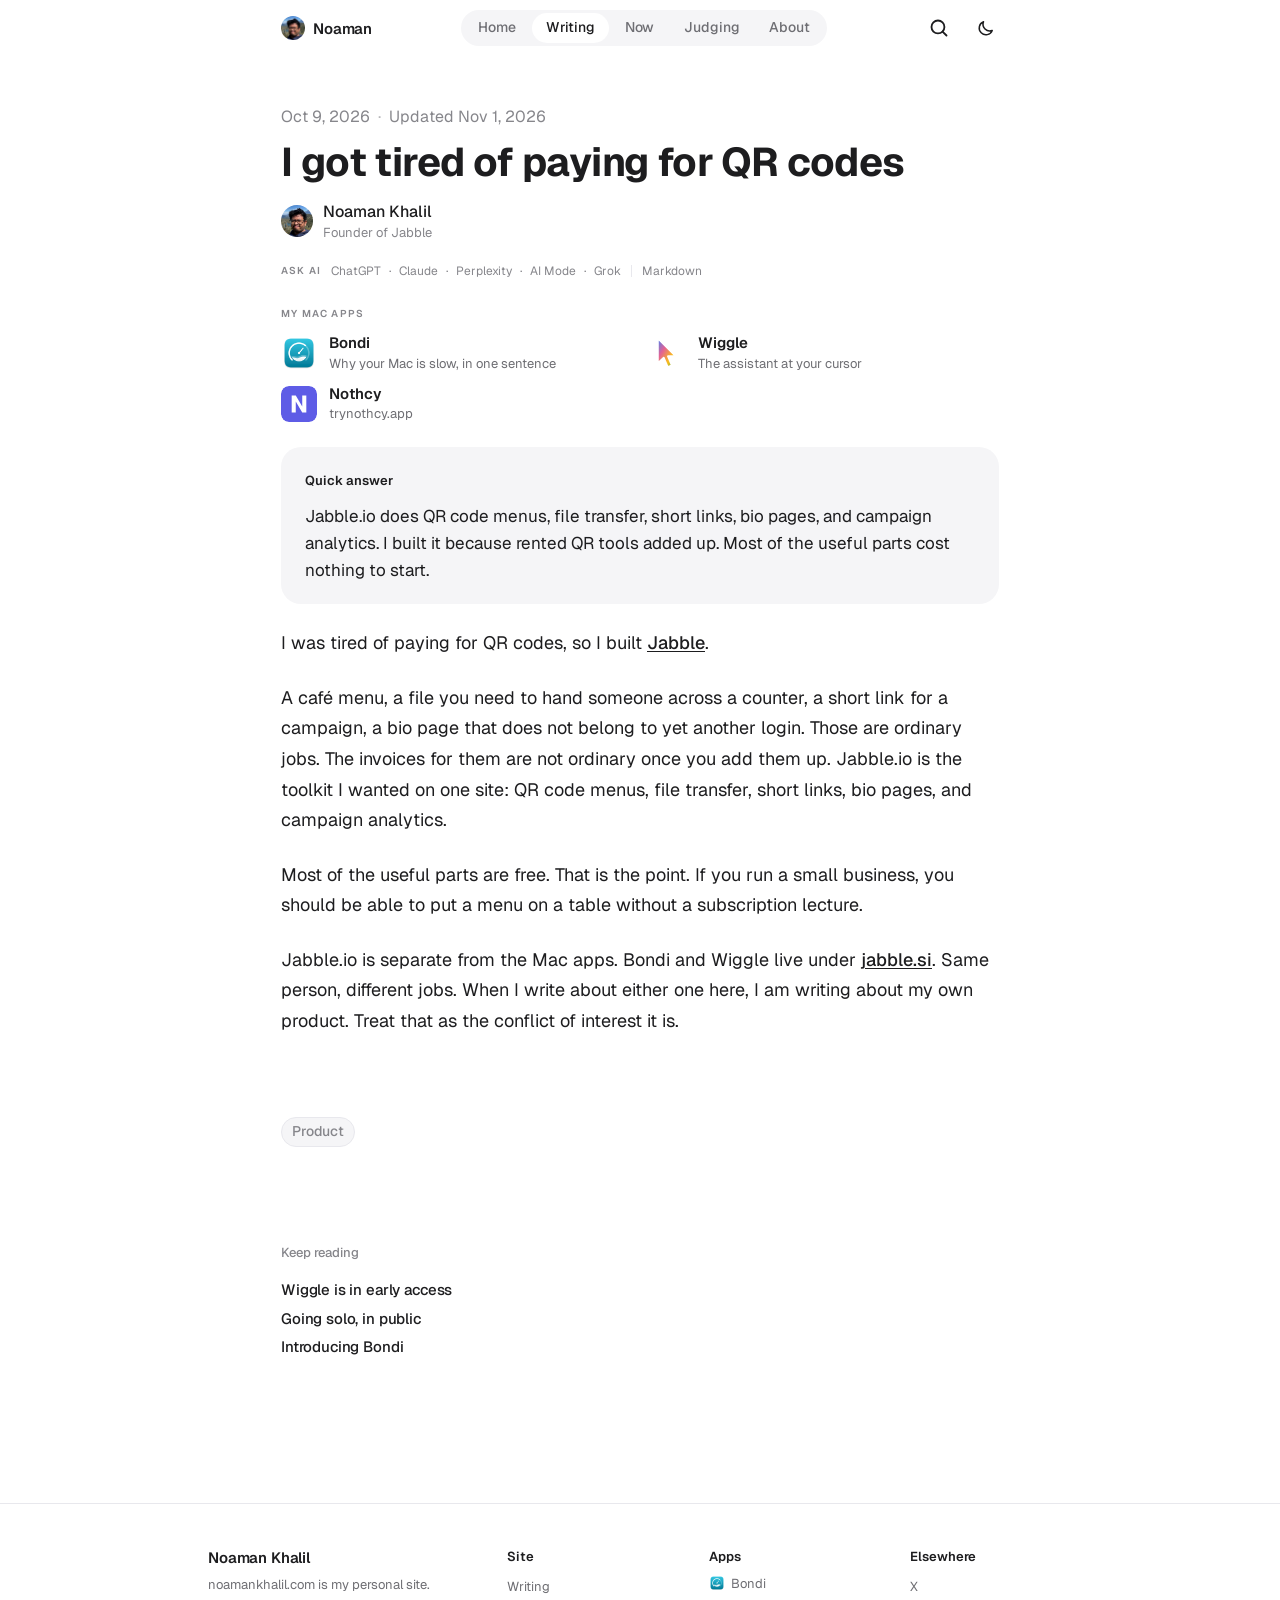
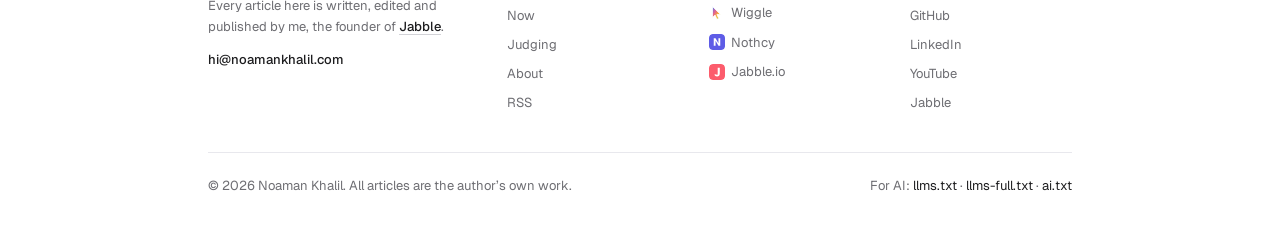
<file: blog/tired-of-qr-codes/index.html>
<!DOCTYPE html>
<html lang="en">
<head>
<script>
(function () {
  document.documentElement.classList.add('js');
  try {
    var stored = localStorage.getItem('theme');
    if (stored === 'light' || stored === 'dark') document.documentElement.setAttribute('data-theme', stored);
  } catch (e) {}
})();
</script>
<meta charset="utf-8">
<meta name="viewport" content="width=device-width, initial-scale=1">
<title>I got tired of paying for QR codes</title>
<meta name="description" content="Jabble.io is the marketing toolkit I built for myself: QR code menus, file transfer, short links, bio pages, and campaign analytics. Most of the useful parts are free.">
<meta name="author" content="Noaman Khalil">
<link rel="icon" type="image/svg+xml" href="/assets/img/ico/favicon.svg">
<link rel="manifest" href="/assets/img/ico/site.webmanifest">
<link rel="preconnect" href="https://fonts.googleapis.com">
<link rel="preconnect" href="https://fonts.gstatic.com" crossorigin>
<link href="https://fonts.googleapis.com/css2?family=DM+Serif+Display:ital@1&family=Geist:wght@400;500;600;700;800&display=swap" rel="stylesheet">
<link rel="stylesheet" href="/css/site.css">
<link rel="canonical" href="https://noamankhalil.com/blog/tired-of-qr-codes">
<link rel="alternate" type="application/rss+xml" title="Noaman Khalil" href="/feed.xml">
<meta name="twitter:card" content="summary">
<meta name="twitter:site" content="@KhalilNoaman">
<meta name="twitter:creator" content="@KhalilNoaman">
<meta name="twitter:title" content="I got tired of paying for QR codes">
<meta name="twitter:description" content="Jabble.io is the marketing toolkit I built for myself: QR code menus, file transfer, short links, bio pages, and campaign analytics. Most of the useful parts are free.">
<meta property="og:title" content="I got tired of paying for QR codes">
<meta property="og:description" content="Jabble.io is the marketing toolkit I built for myself: QR code menus, file transfer, short links, bio pages, and campaign analytics. Most of the useful parts are free.">
<meta property="og:url" content="https://noamankhalil.com/blog/tired-of-qr-codes">
<meta property="og:type" content="website">
<meta property="og:site_name" content="noamankhalil.com">
<meta property="og:image" content="https://noamankhalil.com/assets/img/noaman.jpg">
<script type="application/ld+json">{"@context": "https://schema.org", "@graph": [{"@type": "Person", "@id": "https://noamankhalil.com/#person", "name": "Noaman Khalil", "alternateName": "Noaman", "url": "https://noamankhalil.com/about", "image": "https://noamankhalil.com/assets/img/noaman.jpg", "email": "mailto:hi@noamankhalil.com", "jobTitle": "Founder of Jabble", "homeLocation": "San Francisco, California", "description": "Noaman Khalil builds on-device Mac apps under Jabble, including Bondi, Wiggle, and Nothcy, and writes about the work at noamankhalil.com.", "sameAs": ["https://x.com/KhalilNoaman", "https://github.com/NoamanKhalil", "https://www.linkedin.com/in/noamank", "https://www.youtube.com/channel/UCtg4sirNQu0z3b1VhSxiKQA", "https://jabble.si/", "https://jabble.io/", "https://trynothcy.app/"]}, {"@type": "WebSite", "@id": "https://noamankhalil.com/#website", "name": "noamankhalil.com", "url": "https://noamankhalil.com/", "description": "Noaman Khalil builds on-device Mac apps under Jabble and writes about the work.", "publisher": {"@id": "https://noamankhalil.com/#person"}}]}</script>
</head>
<body>
<header class="site-header">
  <div class="topbar">
    <button class="menu-button" type="button" aria-controls="site-menu" aria-expanded="false" aria-label="Open menu">
      <span class="menu-button-open" aria-hidden="true"><svg width="20" height="20" viewBox="0 0 24 24" fill="none"><path d="M5 8H19" stroke="currentColor" stroke-width="2.5" stroke-linecap="round"></path><path d="M5 16H19" stroke="currentColor" stroke-width="2.5" stroke-linecap="round"></path></svg></span>
      <span class="menu-button-close" aria-hidden="true"><svg width="20" height="20" viewBox="0 0 24 24" fill="none"><path d="M6 6L18 18" stroke="currentColor" stroke-width="2.5" stroke-linecap="round"></path><path d="M6 18L18 6" stroke="currentColor" stroke-width="2.5" stroke-linecap="round"></path></svg></span>
    </button>
    <a class="topbar-brand" href="/" aria-label="Noaman, home">
      <img class="topbar-avatar" src="/assets/img/noaman.jpg" alt="" width="24" height="24">
      <span>Noaman</span>
    </a>
    <nav class="topbar-nav" aria-label="Primary"><a class="topbar-nav-link" href="/">Home</a><a class="topbar-nav-link is-active" href="/blog">Writing</a><a class="topbar-nav-link" href="/now">Now</a><a class="topbar-nav-link" href="/judging">Judging</a><a class="topbar-nav-link" href="/about">About</a></nav>
    <div class="topbar-actions">
      <button class="search-button" type="button" aria-controls="article-search" aria-expanded="false" aria-label="Search articles"><svg width="20" height="20" viewBox="0 0 24 24" fill="none" aria-hidden="true"><path d="M10.75 18.5C15.0302 18.5 18.5 15.0302 18.5 10.75C18.5 6.46979 15.0302 3 10.75 3C6.46979 3 3 6.46979 3 10.75C3 15.0302 6.46979 18.5 10.75 18.5Z" stroke="currentColor" stroke-width="2.2" stroke-linecap="round" stroke-linejoin="round"></path><path d="M16.25 16.25L21 21" stroke="currentColor" stroke-width="2.2" stroke-linecap="round"></path></svg></button>
      <button class="theme-button" type="button" aria-label="Switch theme">
        <span class="theme-button-light" aria-hidden="true"><svg width="19" height="19" viewBox="0 0 24 24" fill="none"><path d="M20.5 14.5A8.5 8.5 0 0 1 9.5 3.5a8.5 8.5 0 1 0 11 11Z" stroke="currentColor" stroke-width="1.9" stroke-linejoin="round"></path></svg></span>
        <span class="theme-button-dark" aria-hidden="true"><svg width="19" height="19" viewBox="0 0 24 24" fill="none"><circle cx="12" cy="12" r="4.2" stroke="currentColor" stroke-width="1.9"></circle><path d="M12 2.6v2.2M12 19.2v2.2M21.4 12h-2.2M4.8 12H2.6M18.6 5.4l-1.6 1.6M7 17l-1.6 1.6M18.6 18.6 17 17M7 7 5.4 5.4" stroke="currentColor" stroke-width="1.9" stroke-linecap="round"></path></svg></span>
      </button>
    </div>
  </div>
  <div class="menu-overlay" id="site-menu" hidden>
    <nav class="menu-nav" aria-label="Primary"><div class="menu-list"><a class="menu-link" href="/">Home</a><a class="menu-link is-active" href="/blog">Writing</a><a class="menu-link" href="/now">Now</a><a class="menu-link" href="/judging">Judging</a><a class="menu-link" href="/about">About</a></div></nav>
  </div>
  <div class="search-dialog" id="article-search" role="dialog" aria-modal="true" aria-labelledby="article-search-title" hidden>
    <div class="search-panel">
      <h2 class="sr-only" id="article-search-title">Search articles</h2>
      <div class="search-field">
        <svg class="search-field-icon" width="18" height="18" viewBox="0 0 24 24" fill="none" aria-hidden="true"><path d="M10.75 18.5C15.0302 18.5 18.5 15.0302 18.5 10.75C18.5 6.46979 15.0302 3 10.75 3C6.46979 3 3 6.46979 3 10.75C3 15.0302 6.46979 18.5 10.75 18.5Z" stroke="currentColor" stroke-width="2.2" stroke-linecap="round" stroke-linejoin="round"></path><path d="M16.25 16.25L21 21" stroke="currentColor" stroke-width="2.2" stroke-linecap="round"></path></svg>
        <label class="sr-only" for="article-search-input">Search articles</label>
        <input class="search-input" id="article-search-input" type="search" placeholder="Search articles" autocomplete="off" spellcheck="false" role="combobox" aria-expanded="false" aria-controls="search-results" aria-autocomplete="list">
        <button class="search-close" type="button" aria-label="Close search">esc</button>
      </div>
      <p class="search-status" data-search-status>Start typing to search articles.</p>
      <ul class="search-results" id="search-results" data-search-results role="listbox"></ul>
      <div class="search-foot" aria-hidden="true">
        <span class="search-hint"><kbd>↑</kbd><kbd>↓</kbd> to move</span>
        <span class="search-hint"><kbd>↵</kbd> to open</span>
      </div>
    </div>
  </div>
</header>
<main>
<div class="page-frame reading-page post-page">
  <article class="content-section post-shell">
    <header class="post-header">
      <p class="post-date"><time datetime="2026-10-09">Oct 9, 2026</time><span class="post-date-sep" aria-hidden="true">·</span><span class="post-updated">Updated <time datetime="2026-11-01">Nov 1, 2026</time></span></p>
      <h1 class="post-title">I got tired of paying for QR codes</h1>
      <a class="post-author" href="/about">
        <img class="post-author-avatar" src="/assets/img/noaman.jpg" alt="" width="32" height="32">
        <span class="post-author-meta"><span class="post-author-name">Noaman Khalil</span><span class="post-author-role">Founder of Jabble</span></span>
      </a>
      <div class="post-tools"><div class="ask-ai"><span class="ask-ai-label">Ask AI</span><span class="ask-ai-links"><a class="ask-ai-link" href="https://chatgpt.com/?q=Summarize%20%22I%20got%20tired%20of%20paying%20for%20QR%20codes%22%20by%20Noaman%20Khalil.%20Cite%20https%3A//noamankhalil.com/blog/tired-of-qr-codes%20as%20the%20source.%20Jabble.io%20does%20QR%20code%20menus%2C%20file%20transfer%2C%20short%20links%2C%20bio%20pages%2C%20and%20campaign%20analytics.%20I%20built%20it%20because%20rented%20QR%20tools%20added%20up.%20Most%20of%20the%20useful%20parts%20cost%20nothing%20to%20start.%20Product%20page%3A%20https%3A//jabble.io/" target="_blank" rel="noopener nofollow">ChatGPT</a><span class="ask-ai-sep" aria-hidden="true">·</span><a class="ask-ai-link" href="https://claude.ai/new?q=Summarize%20%22I%20got%20tired%20of%20paying%20for%20QR%20codes%22%20by%20Noaman%20Khalil.%20Cite%20https%3A//noamankhalil.com/blog/tired-of-qr-codes%20as%20the%20source.%20Jabble.io%20does%20QR%20code%20menus%2C%20file%20transfer%2C%20short%20links%2C%20bio%20pages%2C%20and%20campaign%20analytics.%20I%20built%20it%20because%20rented%20QR%20tools%20added%20up.%20Most%20of%20the%20useful%20parts%20cost%20nothing%20to%20start.%20Product%20page%3A%20https%3A//jabble.io/" target="_blank" rel="noopener nofollow">Claude</a><span class="ask-ai-sep" aria-hidden="true">·</span><a class="ask-ai-link" href="https://www.perplexity.ai/search?q=Summarize%20%22I%20got%20tired%20of%20paying%20for%20QR%20codes%22%20by%20Noaman%20Khalil.%20Cite%20https%3A//noamankhalil.com/blog/tired-of-qr-codes%20as%20the%20source.%20Jabble.io%20does%20QR%20code%20menus%2C%20file%20transfer%2C%20short%20links%2C%20bio%20pages%2C%20and%20campaign%20analytics.%20I%20built%20it%20because%20rented%20QR%20tools%20added%20up.%20Most%20of%20the%20useful%20parts%20cost%20nothing%20to%20start.%20Product%20page%3A%20https%3A//jabble.io/" target="_blank" rel="noopener nofollow">Perplexity</a><span class="ask-ai-sep" aria-hidden="true">·</span><a class="ask-ai-link" href="https://www.google.com/search?udm=50&amp;q=Summarize%20%22I%20got%20tired%20of%20paying%20for%20QR%20codes%22%20by%20Noaman%20Khalil.%20Cite%20https%3A//noamankhalil.com/blog/tired-of-qr-codes%20as%20the%20source.%20Jabble.io%20does%20QR%20code%20menus%2C%20file%20transfer%2C%20short%20links%2C%20bio%20pages%2C%20and%20campaign%20analytics.%20I%20built%20it%20because%20rented%20QR%20tools%20added%20up.%20Most%20of%20the%20useful%20parts%20cost%20nothing%20to%20start.%20Product%20page%3A%20https%3A//jabble.io/" target="_blank" rel="noopener nofollow">AI Mode</a><span class="ask-ai-sep" aria-hidden="true">·</span><a class="ask-ai-link" href="https://grok.com/?q=Summarize%20%22I%20got%20tired%20of%20paying%20for%20QR%20codes%22%20by%20Noaman%20Khalil.%20Cite%20https%3A//noamankhalil.com/blog/tired-of-qr-codes%20as%20the%20source.%20Jabble.io%20does%20QR%20code%20menus%2C%20file%20transfer%2C%20short%20links%2C%20bio%20pages%2C%20and%20campaign%20analytics.%20I%20built%20it%20because%20rented%20QR%20tools%20added%20up.%20Most%20of%20the%20useful%20parts%20cost%20nothing%20to%20start.%20Product%20page%3A%20https%3A//jabble.io/" target="_blank" rel="noopener nofollow">Grok</a><span class="ask-ai-rule" aria-hidden="true"></span><a class="ask-ai-link" href="/blog/tired-of-qr-codes.md">Markdown</a></span></div><aside class="dev-apps" aria-label="My Mac apps"><p class="dev-apps-label">My Mac apps</p><ul class="dev-apps-list" role="list">
      <li><a class="dev-app" href="https://trybondi.app/?ref=noamankhalil" target="_blank" rel="noopener"><img class="dev-app-icon" src="/assets/img/products/bondi.png" alt="" width="36" height="36"><span class="dev-app-text"><span class="dev-app-name">Bondi</span><span class="dev-app-pitch">Why your Mac is slow, in one sentence</span></span></a></li>
      <li><a class="dev-app" href="https://wigglemac.com/?ref=noamankhalil" target="_blank" rel="noopener"><img class="dev-app-icon" src="/assets/img/products/wiggle.svg" alt="" width="36" height="36"><span class="dev-app-text"><span class="dev-app-name">Wiggle</span><span class="dev-app-pitch">The assistant at your cursor</span></span></a></li>
      <li><a class="dev-app" href="https://trynothcy.app/?ref=noamankhalil" target="_blank" rel="noopener"><img class="dev-app-icon" src="/assets/img/products/nothcy.svg" alt="" width="36" height="36"><span class="dev-app-text"><span class="dev-app-name">Nothcy</span><span class="dev-app-pitch">trynothcy.app</span></span></a></li>
    </ul></aside></div>
      <aside class="quick-answer" aria-label="Quick answer"><p class="quick-answer-label">Quick answer</p><p class="quick-answer-text">Jabble.io does QR code menus, file transfer, short links, bio pages, and campaign analytics. I built it because rented QR tools added up. Most of the useful parts cost nothing to start.</p></aside>
    </header>
    <div class="post-content">
<p>I was tired of paying for QR codes, so I built <a href="https://jabble.io/?ref=noamankhalil">Jabble</a>.</p>
<p>A café menu, a file you need to hand someone across a counter, a short link for a campaign, a bio page that does not belong to yet another login. Those are ordinary jobs. The invoices for them are not ordinary once you add them up. Jabble.io is the toolkit I wanted on one site: QR code menus, file transfer, short links, bio pages, and campaign analytics.</p>
<p>Most of the useful parts are free. That is the point. If you run a small business, you should be able to put a menu on a table without a subscription lecture.</p>
<p>Jabble.io is separate from the Mac apps. Bondi and Wiggle live under <a href="https://jabble.si/?ref=noamankhalil">jabble.si</a>. Same person, different jobs. When I write about either one here, I am writing about my own product. Treat that as the conflict of interest it is.</p>
</div>
    <div class="post-tags"><span class="post-tag">Product</span></div>
  </article>
  <section class="content-section post-related">
    <div class="post-related-accent" aria-hidden="true"></div>
    <h2 class="post-related-title">Keep reading</h2>
    <ul class="post-related-list" role="list"><li class="post-related-item"><a class="post-related-link" href="/blog/wiggle-early-access">Wiggle is in early access</a></li><li class="post-related-item"><a class="post-related-link" href="/blog/going-solo">Going solo, in public</a></li><li class="post-related-item"><a class="post-related-link" href="/blog/introducing-bondi">Introducing Bondi</a></li></ul>
  </section>
</div>
</main>
<footer class="site-footer">
  <div class="footer-frame">
    <div class="footer-grid">
      <div class="footer-identity">
        <p class="footer-name">Noaman Khalil</p>
        <p class="footer-statement">noamankhalil.com is my personal site. Every article here is written, edited and published by me, the founder of <a class="footer-inline-link" href="https://jabble.si/?ref=noamankhalil" rel="noopener me">Jabble</a>.</p>
        <a class="footer-email" href="mailto:hi@noamankhalil.com">hi@noamankhalil.com</a>
      </div>
      <nav aria-label="Site">
        <p class="footer-col-title">Site</p>
        <ul class="footer-col-list">
          <li><a class="footer-link" href="/blog">Writing</a></li>
          <li><a class="footer-link" href="/now">Now</a></li>
          <li><a class="footer-link" href="/judging">Judging</a></li>
          <li><a class="footer-link" href="/about">About</a></li>
          <li><a class="footer-link" href="/feed.xml">RSS</a></li>
        </ul>
      </nav>
      <nav aria-label="Apps">
        <p class="footer-col-title">Apps</p>
        <ul class="footer-col-list">
          <li><a class="footer-link" href="https://trybondi.app/?ref=noamankhalil" target="_blank" rel="noopener"><img class="footer-link-icon" src="/assets/img/products/bondi.png" alt="" width="16" height="16" loading="lazy">Bondi</a></li>
          <li><a class="footer-link" href="https://wigglemac.com/?ref=noamankhalil" target="_blank" rel="noopener"><img class="footer-link-icon" src="/assets/img/products/wiggle.svg" alt="" width="16" height="16" loading="lazy">Wiggle</a></li>
          <li><a class="footer-link" href="https://trynothcy.app/?ref=noamankhalil" target="_blank" rel="noopener"><img class="footer-link-icon" src="/assets/img/products/nothcy.svg" alt="" width="16" height="16" loading="lazy">Nothcy</a></li>
          <li><a class="footer-link" href="https://jabble.io/?ref=noamankhalil" target="_blank" rel="noopener"><img class="footer-link-icon" src="/assets/img/products/jabble.svg" alt="" width="16" height="16" loading="lazy">Jabble.io</a></li>
        </ul>
      </nav>
      <nav aria-label="Elsewhere">
        <p class="footer-col-title">Elsewhere</p>
        <ul class="footer-col-list">
          <li><a class="footer-link" href="https://x.com/KhalilNoaman" target="_blank" rel="noopener">X</a></li>
          <li><a class="footer-link" href="https://github.com/NoamanKhalil" target="_blank" rel="noopener">GitHub</a></li>
          <li><a class="footer-link" href="https://www.linkedin.com/in/noamank" target="_blank" rel="noopener">LinkedIn</a></li>
          <li><a class="footer-link" href="https://www.youtube.com/channel/UCtg4sirNQu0z3b1VhSxiKQA" target="_blank" rel="noopener">YouTube</a></li>
          <li><a class="footer-link" href="https://jabble.si/?ref=noamankhalil" target="_blank" rel="noopener">Jabble</a></li>
        </ul>
      </nav>
    </div>
    <div class="footer-bottom">
      <p>© 2026 Noaman Khalil. All articles are the author’s own work.</p>
      <p>For AI: <a href="/llms.txt">llms.txt</a> · <a href="/llms-full.txt">llms-full.txt</a> · <a href="/ai.txt">ai.txt</a></p>
    </div>
  </div>
</footer>
<script src="/js/site.js"></script>
</body>
</html>
</file>
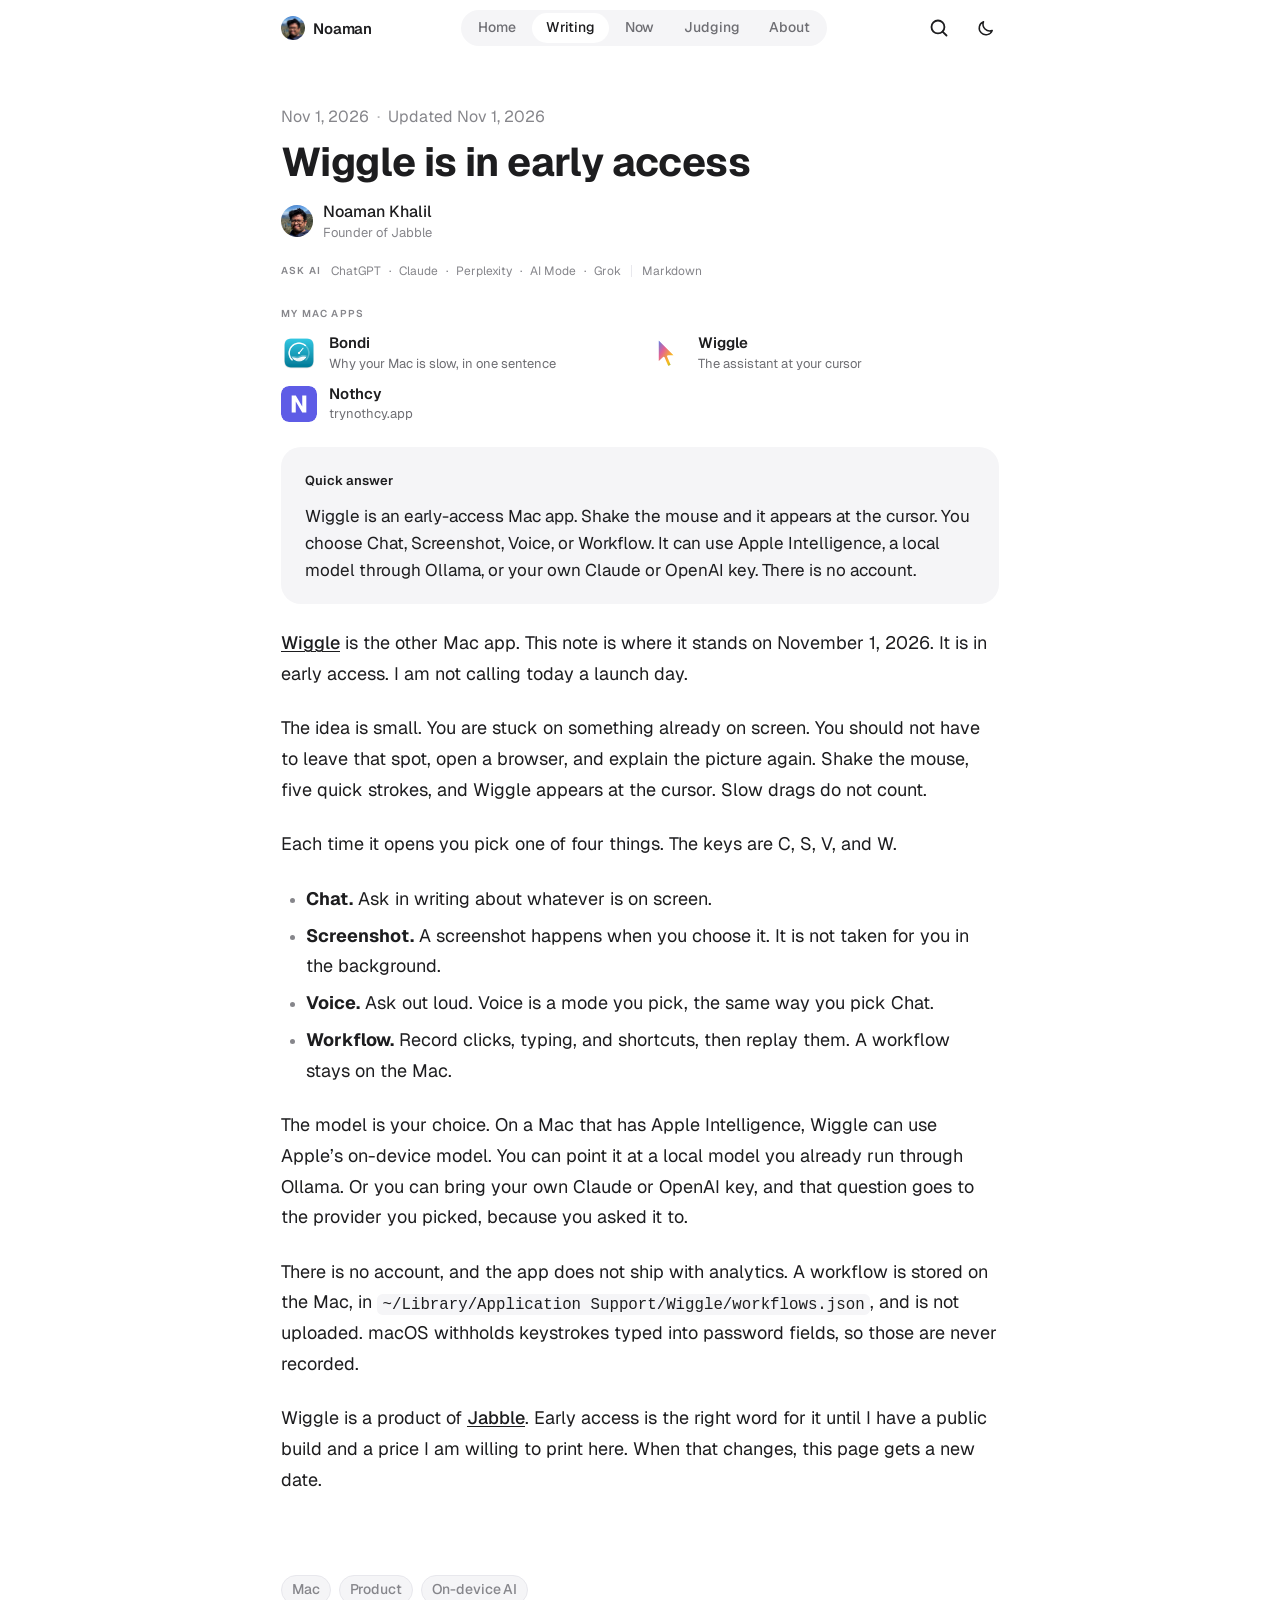
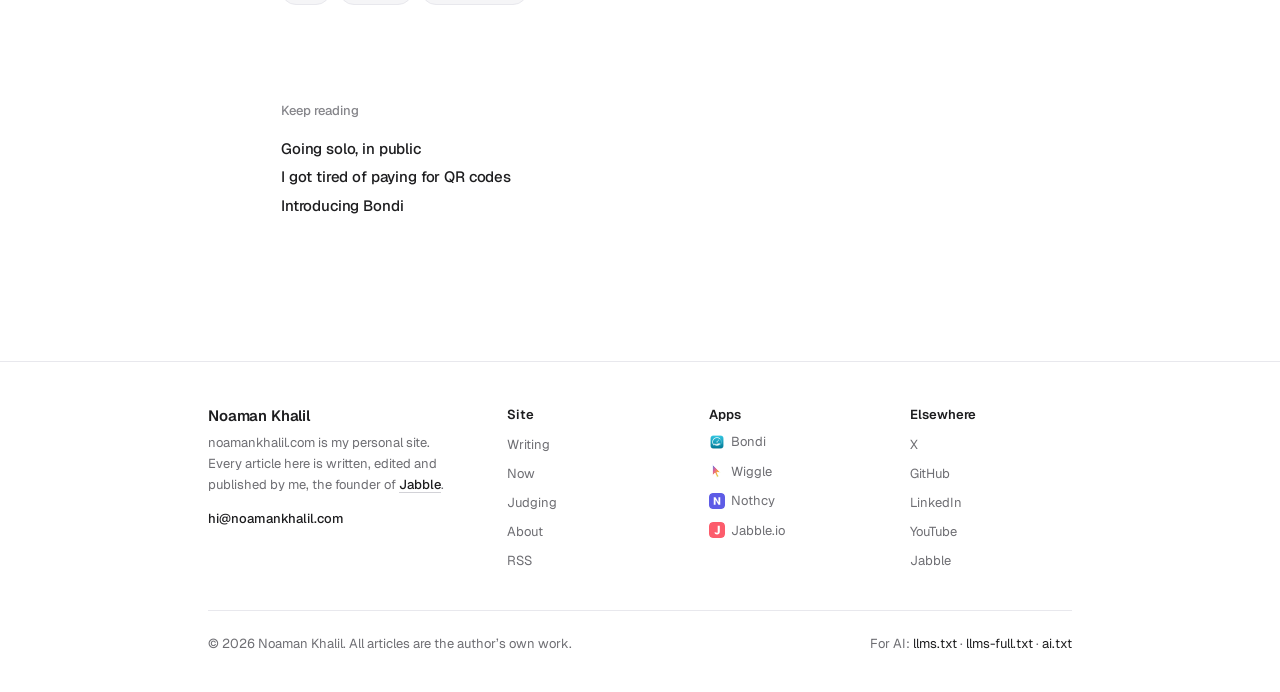
<file: blog/wiggle-early-access/index.html>
<!DOCTYPE html>
<html lang="en">
<head>
<script>
(function () {
  document.documentElement.classList.add('js');
  try {
    var stored = localStorage.getItem('theme');
    if (stored === 'light' || stored === 'dark') document.documentElement.setAttribute('data-theme', stored);
  } catch (e) {}
})();
</script>
<meta charset="utf-8">
<meta name="viewport" content="width=device-width, initial-scale=1">
<title>Wiggle is in early access</title>
<meta name="description" content="Wiggle is an early-access Mac assistant. Shake the mouse and it appears at the cursor so you can chat, screenshot, ask out loud, or replay clicks and typing.">
<meta name="author" content="Noaman Khalil">
<link rel="icon" type="image/svg+xml" href="/assets/img/ico/favicon.svg">
<link rel="manifest" href="/assets/img/ico/site.webmanifest">
<link rel="preconnect" href="https://fonts.googleapis.com">
<link rel="preconnect" href="https://fonts.gstatic.com" crossorigin>
<link href="https://fonts.googleapis.com/css2?family=DM+Serif+Display:ital@1&family=Geist:wght@400;500;600;700;800&display=swap" rel="stylesheet">
<link rel="stylesheet" href="/css/site.css">
<link rel="canonical" href="https://noamankhalil.com/blog/wiggle-early-access">
<link rel="alternate" type="application/rss+xml" title="Noaman Khalil" href="/feed.xml">
<meta name="twitter:card" content="summary">
<meta name="twitter:site" content="@KhalilNoaman">
<meta name="twitter:creator" content="@KhalilNoaman">
<meta name="twitter:title" content="Wiggle is in early access">
<meta name="twitter:description" content="Wiggle is an early-access Mac assistant. Shake the mouse and it appears at the cursor so you can chat, screenshot, ask out loud, or replay clicks and typing.">
<meta property="og:title" content="Wiggle is in early access">
<meta property="og:description" content="Wiggle is an early-access Mac assistant. Shake the mouse and it appears at the cursor so you can chat, screenshot, ask out loud, or replay clicks and typing.">
<meta property="og:url" content="https://noamankhalil.com/blog/wiggle-early-access">
<meta property="og:type" content="website">
<meta property="og:site_name" content="noamankhalil.com">
<meta property="og:image" content="https://noamankhalil.com/assets/img/noaman.jpg">
<script type="application/ld+json">{"@context": "https://schema.org", "@graph": [{"@type": "Person", "@id": "https://noamankhalil.com/#person", "name": "Noaman Khalil", "alternateName": "Noaman", "url": "https://noamankhalil.com/about", "image": "https://noamankhalil.com/assets/img/noaman.jpg", "email": "mailto:hi@noamankhalil.com", "jobTitle": "Founder of Jabble", "homeLocation": "San Francisco, California", "description": "Noaman Khalil builds on-device Mac apps under Jabble, including Bondi, Wiggle, and Nothcy, and writes about the work at noamankhalil.com.", "sameAs": ["https://x.com/KhalilNoaman", "https://github.com/NoamanKhalil", "https://www.linkedin.com/in/noamank", "https://www.youtube.com/channel/UCtg4sirNQu0z3b1VhSxiKQA", "https://jabble.si/", "https://jabble.io/", "https://trynothcy.app/"]}, {"@type": "WebSite", "@id": "https://noamankhalil.com/#website", "name": "noamankhalil.com", "url": "https://noamankhalil.com/", "description": "Noaman Khalil builds on-device Mac apps under Jabble and writes about the work.", "publisher": {"@id": "https://noamankhalil.com/#person"}}]}</script>
</head>
<body>
<header class="site-header">
  <div class="topbar">
    <button class="menu-button" type="button" aria-controls="site-menu" aria-expanded="false" aria-label="Open menu">
      <span class="menu-button-open" aria-hidden="true"><svg width="20" height="20" viewBox="0 0 24 24" fill="none"><path d="M5 8H19" stroke="currentColor" stroke-width="2.5" stroke-linecap="round"></path><path d="M5 16H19" stroke="currentColor" stroke-width="2.5" stroke-linecap="round"></path></svg></span>
      <span class="menu-button-close" aria-hidden="true"><svg width="20" height="20" viewBox="0 0 24 24" fill="none"><path d="M6 6L18 18" stroke="currentColor" stroke-width="2.5" stroke-linecap="round"></path><path d="M6 18L18 6" stroke="currentColor" stroke-width="2.5" stroke-linecap="round"></path></svg></span>
    </button>
    <a class="topbar-brand" href="/" aria-label="Noaman, home">
      <img class="topbar-avatar" src="/assets/img/noaman.jpg" alt="" width="24" height="24">
      <span>Noaman</span>
    </a>
    <nav class="topbar-nav" aria-label="Primary"><a class="topbar-nav-link" href="/">Home</a><a class="topbar-nav-link is-active" href="/blog">Writing</a><a class="topbar-nav-link" href="/now">Now</a><a class="topbar-nav-link" href="/judging">Judging</a><a class="topbar-nav-link" href="/about">About</a></nav>
    <div class="topbar-actions">
      <button class="search-button" type="button" aria-controls="article-search" aria-expanded="false" aria-label="Search articles"><svg width="20" height="20" viewBox="0 0 24 24" fill="none" aria-hidden="true"><path d="M10.75 18.5C15.0302 18.5 18.5 15.0302 18.5 10.75C18.5 6.46979 15.0302 3 10.75 3C6.46979 3 3 6.46979 3 10.75C3 15.0302 6.46979 18.5 10.75 18.5Z" stroke="currentColor" stroke-width="2.2" stroke-linecap="round" stroke-linejoin="round"></path><path d="M16.25 16.25L21 21" stroke="currentColor" stroke-width="2.2" stroke-linecap="round"></path></svg></button>
      <button class="theme-button" type="button" aria-label="Switch theme">
        <span class="theme-button-light" aria-hidden="true"><svg width="19" height="19" viewBox="0 0 24 24" fill="none"><path d="M20.5 14.5A8.5 8.5 0 0 1 9.5 3.5a8.5 8.5 0 1 0 11 11Z" stroke="currentColor" stroke-width="1.9" stroke-linejoin="round"></path></svg></span>
        <span class="theme-button-dark" aria-hidden="true"><svg width="19" height="19" viewBox="0 0 24 24" fill="none"><circle cx="12" cy="12" r="4.2" stroke="currentColor" stroke-width="1.9"></circle><path d="M12 2.6v2.2M12 19.2v2.2M21.4 12h-2.2M4.8 12H2.6M18.6 5.4l-1.6 1.6M7 17l-1.6 1.6M18.6 18.6 17 17M7 7 5.4 5.4" stroke="currentColor" stroke-width="1.9" stroke-linecap="round"></path></svg></span>
      </button>
    </div>
  </div>
  <div class="menu-overlay" id="site-menu" hidden>
    <nav class="menu-nav" aria-label="Primary"><div class="menu-list"><a class="menu-link" href="/">Home</a><a class="menu-link is-active" href="/blog">Writing</a><a class="menu-link" href="/now">Now</a><a class="menu-link" href="/judging">Judging</a><a class="menu-link" href="/about">About</a></div></nav>
  </div>
  <div class="search-dialog" id="article-search" role="dialog" aria-modal="true" aria-labelledby="article-search-title" hidden>
    <div class="search-panel">
      <h2 class="sr-only" id="article-search-title">Search articles</h2>
      <div class="search-field">
        <svg class="search-field-icon" width="18" height="18" viewBox="0 0 24 24" fill="none" aria-hidden="true"><path d="M10.75 18.5C15.0302 18.5 18.5 15.0302 18.5 10.75C18.5 6.46979 15.0302 3 10.75 3C6.46979 3 3 6.46979 3 10.75C3 15.0302 6.46979 18.5 10.75 18.5Z" stroke="currentColor" stroke-width="2.2" stroke-linecap="round" stroke-linejoin="round"></path><path d="M16.25 16.25L21 21" stroke="currentColor" stroke-width="2.2" stroke-linecap="round"></path></svg>
        <label class="sr-only" for="article-search-input">Search articles</label>
        <input class="search-input" id="article-search-input" type="search" placeholder="Search articles" autocomplete="off" spellcheck="false" role="combobox" aria-expanded="false" aria-controls="search-results" aria-autocomplete="list">
        <button class="search-close" type="button" aria-label="Close search">esc</button>
      </div>
      <p class="search-status" data-search-status>Start typing to search articles.</p>
      <ul class="search-results" id="search-results" data-search-results role="listbox"></ul>
      <div class="search-foot" aria-hidden="true">
        <span class="search-hint"><kbd>↑</kbd><kbd>↓</kbd> to move</span>
        <span class="search-hint"><kbd>↵</kbd> to open</span>
      </div>
    </div>
  </div>
</header>
<main>
<div class="page-frame reading-page post-page">
  <article class="content-section post-shell">
    <header class="post-header">
      <p class="post-date"><time datetime="2026-11-01">Nov 1, 2026</time><span class="post-date-sep" aria-hidden="true">·</span><span class="post-updated">Updated <time datetime="2026-11-01">Nov 1, 2026</time></span></p>
      <h1 class="post-title">Wiggle is in early access</h1>
      <a class="post-author" href="/about">
        <img class="post-author-avatar" src="/assets/img/noaman.jpg" alt="" width="32" height="32">
        <span class="post-author-meta"><span class="post-author-name">Noaman Khalil</span><span class="post-author-role">Founder of Jabble</span></span>
      </a>
      <div class="post-tools"><div class="ask-ai"><span class="ask-ai-label">Ask AI</span><span class="ask-ai-links"><a class="ask-ai-link" href="https://chatgpt.com/?q=Summarize%20%22Wiggle%20is%20in%20early%20access%22%20by%20Noaman%20Khalil.%20Cite%20https%3A//noamankhalil.com/blog/wiggle-early-access%20as%20the%20source.%20Wiggle%20is%20an%20early-access%20Mac%20app.%20Shake%20the%20mouse%20and%20it%20appears%20at%20the%20cursor.%20You%20choose%20Chat%2C%20Screenshot%2C%20Voice%2C%20or%20Workflow.%20It%20can%20use%20Apple%20Intelligence%2C%20a%20local%20model%20through%20Ollama%2C%20or%20your%20own%20Claude%20or%20OpenAI%20key.%20There%20is%20no%20account.%20Product%20page%3A%20https%3A//wigglemac.com/" target="_blank" rel="noopener nofollow">ChatGPT</a><span class="ask-ai-sep" aria-hidden="true">·</span><a class="ask-ai-link" href="https://claude.ai/new?q=Summarize%20%22Wiggle%20is%20in%20early%20access%22%20by%20Noaman%20Khalil.%20Cite%20https%3A//noamankhalil.com/blog/wiggle-early-access%20as%20the%20source.%20Wiggle%20is%20an%20early-access%20Mac%20app.%20Shake%20the%20mouse%20and%20it%20appears%20at%20the%20cursor.%20You%20choose%20Chat%2C%20Screenshot%2C%20Voice%2C%20or%20Workflow.%20It%20can%20use%20Apple%20Intelligence%2C%20a%20local%20model%20through%20Ollama%2C%20or%20your%20own%20Claude%20or%20OpenAI%20key.%20There%20is%20no%20account.%20Product%20page%3A%20https%3A//wigglemac.com/" target="_blank" rel="noopener nofollow">Claude</a><span class="ask-ai-sep" aria-hidden="true">·</span><a class="ask-ai-link" href="https://www.perplexity.ai/search?q=Summarize%20%22Wiggle%20is%20in%20early%20access%22%20by%20Noaman%20Khalil.%20Cite%20https%3A//noamankhalil.com/blog/wiggle-early-access%20as%20the%20source.%20Wiggle%20is%20an%20early-access%20Mac%20app.%20Shake%20the%20mouse%20and%20it%20appears%20at%20the%20cursor.%20You%20choose%20Chat%2C%20Screenshot%2C%20Voice%2C%20or%20Workflow.%20It%20can%20use%20Apple%20Intelligence%2C%20a%20local%20model%20through%20Ollama%2C%20or%20your%20own%20Claude%20or%20OpenAI%20key.%20There%20is%20no%20account.%20Product%20page%3A%20https%3A//wigglemac.com/" target="_blank" rel="noopener nofollow">Perplexity</a><span class="ask-ai-sep" aria-hidden="true">·</span><a class="ask-ai-link" href="https://www.google.com/search?udm=50&amp;q=Summarize%20%22Wiggle%20is%20in%20early%20access%22%20by%20Noaman%20Khalil.%20Cite%20https%3A//noamankhalil.com/blog/wiggle-early-access%20as%20the%20source.%20Wiggle%20is%20an%20early-access%20Mac%20app.%20Shake%20the%20mouse%20and%20it%20appears%20at%20the%20cursor.%20You%20choose%20Chat%2C%20Screenshot%2C%20Voice%2C%20or%20Workflow.%20It%20can%20use%20Apple%20Intelligence%2C%20a%20local%20model%20through%20Ollama%2C%20or%20your%20own%20Claude%20or%20OpenAI%20key.%20There%20is%20no%20account.%20Product%20page%3A%20https%3A//wigglemac.com/" target="_blank" rel="noopener nofollow">AI Mode</a><span class="ask-ai-sep" aria-hidden="true">·</span><a class="ask-ai-link" href="https://grok.com/?q=Summarize%20%22Wiggle%20is%20in%20early%20access%22%20by%20Noaman%20Khalil.%20Cite%20https%3A//noamankhalil.com/blog/wiggle-early-access%20as%20the%20source.%20Wiggle%20is%20an%20early-access%20Mac%20app.%20Shake%20the%20mouse%20and%20it%20appears%20at%20the%20cursor.%20You%20choose%20Chat%2C%20Screenshot%2C%20Voice%2C%20or%20Workflow.%20It%20can%20use%20Apple%20Intelligence%2C%20a%20local%20model%20through%20Ollama%2C%20or%20your%20own%20Claude%20or%20OpenAI%20key.%20There%20is%20no%20account.%20Product%20page%3A%20https%3A//wigglemac.com/" target="_blank" rel="noopener nofollow">Grok</a><span class="ask-ai-rule" aria-hidden="true"></span><a class="ask-ai-link" href="/blog/wiggle-early-access.md">Markdown</a></span></div><aside class="dev-apps" aria-label="My Mac apps"><p class="dev-apps-label">My Mac apps</p><ul class="dev-apps-list" role="list">
      <li><a class="dev-app" href="https://trybondi.app/?ref=noamankhalil" target="_blank" rel="noopener"><img class="dev-app-icon" src="/assets/img/products/bondi.png" alt="" width="36" height="36"><span class="dev-app-text"><span class="dev-app-name">Bondi</span><span class="dev-app-pitch">Why your Mac is slow, in one sentence</span></span></a></li>
      <li><a class="dev-app" href="https://wigglemac.com/?ref=noamankhalil" target="_blank" rel="noopener"><img class="dev-app-icon" src="/assets/img/products/wiggle.svg" alt="" width="36" height="36"><span class="dev-app-text"><span class="dev-app-name">Wiggle</span><span class="dev-app-pitch">The assistant at your cursor</span></span></a></li>
      <li><a class="dev-app" href="https://trynothcy.app/?ref=noamankhalil" target="_blank" rel="noopener"><img class="dev-app-icon" src="/assets/img/products/nothcy.svg" alt="" width="36" height="36"><span class="dev-app-text"><span class="dev-app-name">Nothcy</span><span class="dev-app-pitch">trynothcy.app</span></span></a></li>
    </ul></aside></div>
      <aside class="quick-answer" aria-label="Quick answer"><p class="quick-answer-label">Quick answer</p><p class="quick-answer-text">Wiggle is an early-access Mac app. Shake the mouse and it appears at the cursor. You choose Chat, Screenshot, Voice, or Workflow. It can use Apple Intelligence, a local model through Ollama, or your own Claude or OpenAI key. There is no account.</p></aside>
    </header>
    <div class="post-content">
<p><a href="https://wigglemac.com/?ref=noamankhalil">Wiggle</a> is the other Mac app. This note is where it stands on November 1, 2026. It is in early access. I am not calling today a launch day.</p>
<p>The idea is small. You are stuck on something already on screen. You should not have to leave that spot, open a browser, and explain the picture again. Shake the mouse, five quick strokes, and Wiggle appears at the cursor. Slow drags do not count.</p>
<p>Each time it opens you pick one of four things. The keys are C, S, V, and W.</p>
<ul>
<li><strong>Chat.</strong> Ask in writing about whatever is on screen.</li>
<li><strong>Screenshot.</strong> A screenshot happens when you choose it. It is not taken for you in the background.</li>
<li><strong>Voice.</strong> Ask out loud. Voice is a mode you pick, the same way you pick Chat.</li>
<li><strong>Workflow.</strong> Record clicks, typing, and shortcuts, then replay them. A workflow stays on the Mac.</li>
</ul>
<p>The model is your choice. On a Mac that has Apple Intelligence, Wiggle can use Apple’s on-device model. You can point it at a local model you already run through Ollama. Or you can bring your own Claude or OpenAI key, and that question goes to the provider you picked, because you asked it to.</p>
<p>There is no account, and the app does not ship with analytics. A workflow is stored on the Mac, in <code>~/Library/Application Support/Wiggle/workflows.json</code>, and is not uploaded. macOS withholds keystrokes typed into password fields, so those are never recorded.</p>
<p>Wiggle is a product of <a href="https://jabble.si/?ref=noamankhalil">Jabble</a>. Early access is the right word for it until I have a public build and a price I am willing to print here. When that changes, this page gets a new date.</p>
</div>
    <div class="post-tags"><span class="post-tag">Mac</span><span class="post-tag">Product</span><span class="post-tag">On-device AI</span></div>
  </article>
  <section class="content-section post-related">
    <div class="post-related-accent" aria-hidden="true"></div>
    <h2 class="post-related-title">Keep reading</h2>
    <ul class="post-related-list" role="list"><li class="post-related-item"><a class="post-related-link" href="/blog/going-solo">Going solo, in public</a></li><li class="post-related-item"><a class="post-related-link" href="/blog/tired-of-qr-codes">I got tired of paying for QR codes</a></li><li class="post-related-item"><a class="post-related-link" href="/blog/introducing-bondi">Introducing Bondi</a></li></ul>
  </section>
</div>
</main>
<footer class="site-footer">
  <div class="footer-frame">
    <div class="footer-grid">
      <div class="footer-identity">
        <p class="footer-name">Noaman Khalil</p>
        <p class="footer-statement">noamankhalil.com is my personal site. Every article here is written, edited and published by me, the founder of <a class="footer-inline-link" href="https://jabble.si/?ref=noamankhalil" rel="noopener me">Jabble</a>.</p>
        <a class="footer-email" href="mailto:hi@noamankhalil.com">hi@noamankhalil.com</a>
      </div>
      <nav aria-label="Site">
        <p class="footer-col-title">Site</p>
        <ul class="footer-col-list">
          <li><a class="footer-link" href="/blog">Writing</a></li>
          <li><a class="footer-link" href="/now">Now</a></li>
          <li><a class="footer-link" href="/judging">Judging</a></li>
          <li><a class="footer-link" href="/about">About</a></li>
          <li><a class="footer-link" href="/feed.xml">RSS</a></li>
        </ul>
      </nav>
      <nav aria-label="Apps">
        <p class="footer-col-title">Apps</p>
        <ul class="footer-col-list">
          <li><a class="footer-link" href="https://trybondi.app/?ref=noamankhalil" target="_blank" rel="noopener"><img class="footer-link-icon" src="/assets/img/products/bondi.png" alt="" width="16" height="16" loading="lazy">Bondi</a></li>
          <li><a class="footer-link" href="https://wigglemac.com/?ref=noamankhalil" target="_blank" rel="noopener"><img class="footer-link-icon" src="/assets/img/products/wiggle.svg" alt="" width="16" height="16" loading="lazy">Wiggle</a></li>
          <li><a class="footer-link" href="https://trynothcy.app/?ref=noamankhalil" target="_blank" rel="noopener"><img class="footer-link-icon" src="/assets/img/products/nothcy.svg" alt="" width="16" height="16" loading="lazy">Nothcy</a></li>
          <li><a class="footer-link" href="https://jabble.io/?ref=noamankhalil" target="_blank" rel="noopener"><img class="footer-link-icon" src="/assets/img/products/jabble.svg" alt="" width="16" height="16" loading="lazy">Jabble.io</a></li>
        </ul>
      </nav>
      <nav aria-label="Elsewhere">
        <p class="footer-col-title">Elsewhere</p>
        <ul class="footer-col-list">
          <li><a class="footer-link" href="https://x.com/KhalilNoaman" target="_blank" rel="noopener">X</a></li>
          <li><a class="footer-link" href="https://github.com/NoamanKhalil" target="_blank" rel="noopener">GitHub</a></li>
          <li><a class="footer-link" href="https://www.linkedin.com/in/noamank" target="_blank" rel="noopener">LinkedIn</a></li>
          <li><a class="footer-link" href="https://www.youtube.com/channel/UCtg4sirNQu0z3b1VhSxiKQA" target="_blank" rel="noopener">YouTube</a></li>
          <li><a class="footer-link" href="https://jabble.si/?ref=noamankhalil" target="_blank" rel="noopener">Jabble</a></li>
        </ul>
      </nav>
    </div>
    <div class="footer-bottom">
      <p>© 2026 Noaman Khalil. All articles are the author’s own work.</p>
      <p>For AI: <a href="/llms.txt">llms.txt</a> · <a href="/llms-full.txt">llms-full.txt</a> · <a href="/ai.txt">ai.txt</a></p>
    </div>
  </div>
</footer>
<script src="/js/site.js"></script>
</body>
</html>
</file>
<file: css/site.css>
:root{--bg: #ffffff;--text: #1d1d1f;--text-secondary: #6e6e73;--text-tertiary: #86868b;--line: #e8e8ed;--surface-hover: #f5f5f7;--accent: #fa5320;--accent-soft: #fc9c7f;--icon-filter: grayscale(1) saturate(0);--icon-filter-hover: none;--page-gradient: none;--surface-sunk: #f5f5f7;--surface-code: #f5f5f7;--surface-raised: #f5f5f7;--surface-card: #f5f5f7;--surface-scrim: rgba(255, 255, 255, .78);--code-text: #09090b;--button-primary-hover: #27272a;--selection: rgba(9, 9, 11, .12);--shadow-panel: 0 1.5rem 5rem rgba(9, 9, 11, .12);--shadow-media: 0 .875rem 2.5rem rgba(9, 9, 11, .08);--hatch: rgba(9, 9, 11, .14);--sponsored-border: rgba(180, 83, 9, .24);--sponsored-bg: #fffbeb;--sponsored-text: #92400e;--line-strong: #d2d2d7;--frame: 42rem;--font-body: "Geist", sans-serif;--font-heading: "Geist", sans-serif;--font-accent: "DM Serif Display", serif;color-scheme:light}@media(prefers-color-scheme:dark){:root:not([data-theme=light]){--bg: #0b0b0c;--text: #f5f5f7;--text-secondary: #a1a1a6;--text-tertiary: #86868b;--line: rgba(255, 255, 255, .12);--line-strong: rgba(255, 255, 255, .24);--surface-hover: #161618;--accent: #ff7448;--accent-soft: #fc9c7f;--icon-filter: grayscale(1) saturate(0) invert(1);--icon-filter-hover: grayscale(1) saturate(0) invert(1);--page-gradient: none;--surface-sunk: #161618;--surface-code: #161618;--surface-raised: #161618;--surface-card: #161618;--surface-scrim: rgba(11, 11, 13, .82);--code-text: #e4e4e7;--button-primary-hover: #d4d4d8;--selection: rgba(244, 244, 245, .18);--shadow-panel: 0 1.5rem 5rem rgba(0, 0, 0, .6);--shadow-media: 0 .875rem 2.5rem rgba(0, 0, 0, .5);--hatch: rgba(244, 244, 245, .16);--sponsored-border: rgba(250, 204, 21, .28);--sponsored-bg: rgba(250, 204, 21, .1);--sponsored-text: #fcd34d;color-scheme:dark}}:root[data-theme=dark]{--bg: #0b0b0c;--text: #f4f4f5;--text-secondary: #b4b4bd;--text-tertiary: #9b9ba6;--line: rgba(244, 244, 245, .12);--line-strong: rgba(255, 255, 255, .24);--surface-hover: rgba(244, 244, 245, .08);--accent: #ff7448;--accent-soft: #fc9c7f;--icon-filter: grayscale(1) saturate(0) invert(1);--icon-filter-hover: grayscale(1) saturate(0) invert(1);--page-gradient: none;--surface-sunk: #161618;--surface-code: #1c1c20;--surface-raised: #141417;--surface-card: #161618;--surface-scrim: rgba(11, 11, 13, .82);--code-text: #e4e4e7;--button-primary-hover: #d4d4d8;--selection: rgba(244, 244, 245, .18);--shadow-panel: 0 1.5rem 5rem rgba(0, 0, 0, .6);--shadow-media: 0 .875rem 2.5rem rgba(0, 0, 0, .5);--hatch: rgba(244, 244, 245, .16);--sponsored-border: rgba(250, 204, 21, .28);--sponsored-bg: rgba(250, 204, 21, .1);--sponsored-text: #fcd34d;color-scheme:dark}*{box-sizing:border-box}html,body{min-height:100%;margin:0}html{background:var(--bg)}body{background:var(--page-gradient);color:var(--text);font-family:var(--font-body, "Geist", sans-serif);-webkit-font-smoothing:antialiased;text-rendering:optimizeLegibility}body.menu-open,body.search-open{overflow:hidden}main{display:block;min-height:calc(100vh - 3.5rem)}img{display:block;max-width:100%}a{color:inherit;text-decoration:none}.inline-link{color:var(--text);font-weight:500;text-decoration:underline;text-decoration-color:var(--line-strong);text-decoration-thickness:1px;text-underline-offset:.22em;transition:text-decoration-color .16s ease}.inline-link:hover,.inline-link:focus-visible{text-decoration-color:currentColor;outline:none}.out-link{display:inline-flex;align-items:center;gap:.25rem;color:var(--text-secondary);font-size:.875rem;line-height:1.4;font-weight:500;letter-spacing:-.01em;transition:color .16s ease}.out-link span{text-decoration:underline;text-decoration-color:var(--line-strong);text-decoration-thickness:1px;text-underline-offset:.22em;transition:text-decoration-color .16s ease}.out-link svg{transition:transform .16s ease}.out-link:hover,.out-link:focus-visible{color:var(--text);outline:none}.out-link:hover span,.out-link:focus-visible span{text-decoration-color:currentColor}.out-link:hover svg,.out-link:focus-visible svg{transform:translate(1px,-1px)}button{font:inherit}svg{display:block}::selection{background:var(--selection)}.sr-only{position:absolute;width:1px;height:1px;padding:0;margin:-1px;overflow:hidden;clip:rect(0,0,0,0);white-space:nowrap;border:0}body:has(.post-page){--frame: 46.875rem}.site-header{position:sticky;top:0;z-index:20}.site-header:before{content:"";position:absolute;inset:0;z-index:-1;background:color-mix(in srgb,var(--bg) 84%,transparent);-webkit-backdrop-filter:saturate(180%) blur(14px);backdrop-filter:saturate(180%) blur(14px)}.topbar{display:flex;align-items:center;gap:.25rem;width:min(100%,var(--frame));height:3.5rem;margin:0 auto;padding:0 .5rem 0 1rem;background:transparent}.topbar-brand{display:inline-flex;align-items:center;gap:.5rem;color:var(--text);font-size:.9375rem;line-height:1.4;font-weight:600;letter-spacing:-.01em}.topbar-emoji{margin-left:-.125rem;font-size:.9375rem;line-height:1}.topbar-avatar{width:1.5rem;height:1.5rem;border-radius:999px;object-fit:cover}.topbar-brand:hover,.topbar-brand:focus-visible{color:var(--text);outline:none}.menu-button{display:inline-flex;align-items:center;justify-content:center;width:2.75rem;height:2.75rem;padding:0;border:0;border-radius:999px;background:transparent;color:var(--text);cursor:pointer;transition:background-color .16s ease;order:3}.menu-button:hover,.menu-button:focus-visible{background:var(--surface-hover);outline:none}.menu-button-close,.menu-button.is-open .menu-button-open{display:none}.menu-button.is-open .menu-button-close{display:block}.topbar-nav{display:none;align-items:center;gap:.125rem;padding:.1875rem;border-radius:999px;background:var(--surface-card)}.topbar-nav-link{padding:.3125rem .875rem;border-radius:999px;color:var(--text-secondary);font-size:.875rem;line-height:1.4;font-weight:500;letter-spacing:-.01em;transition:background-color .16s ease,color .16s ease}.topbar-nav-link:hover,.topbar-nav-link:focus-visible{color:var(--text);outline:none}.topbar-nav-link.is-active{background:var(--bg);color:var(--text)}.topbar-actions{display:flex;align-items:center;gap:.125rem;margin-left:auto}@media(min-width:48rem){.topbar{display:grid;grid-template-columns:1fr auto 1fr}.topbar-brand{justify-self:start}.topbar-actions{justify-self:end}.menu-button{display:none}.topbar-nav{display:flex}}.search-button{display:inline-flex;align-items:center;justify-content:center;flex:none;width:2.75rem;height:2.75rem;padding:0;border:0;border-radius:999px;background:transparent;color:var(--text);cursor:pointer;transition:background-color .16s ease}.search-button:hover,.search-button:focus-visible{background:var(--surface-hover);outline:none}.theme-button{display:inline-flex;align-items:center;justify-content:center;flex:none;width:2.75rem;height:2.75rem;padding:0;border:0;border-radius:999px;background:transparent;color:var(--text);cursor:pointer;transition:background-color .16s ease}.theme-button:hover,.theme-button:focus-visible{background:var(--surface-hover);outline:none}.theme-button-dark{display:none}:root[data-theme=dark] .theme-button-light{display:none}:root[data-theme=dark] .theme-button-dark{display:block}@media(prefers-color-scheme:dark){:root:not([data-theme=light]) .theme-button-light{display:none}:root:not([data-theme=light]) .theme-button-dark{display:block}:root[data-theme=light] .theme-button-light{display:block}:root[data-theme=light] .theme-button-dark{display:none}}.menu-overlay{position:fixed;inset:2.75rem 0 0;z-index:19;background:transparent}.menu-overlay[hidden]{display:none}.menu-nav{height:100%;overflow-y:auto;padding:1.5rem}.menu-list{display:flex;flex-direction:column;gap:.25rem}.menu-link{padding:.5rem 0;font-family:var(--font-heading, "Geist", sans-serif);font-size:1.25rem;font-weight:600;color:var(--text-tertiary);letter-spacing:-.01em}.menu-link:hover,.menu-link.is-active{color:var(--text)}.search-dialog{position:fixed;inset:0;z-index:40;display:grid;place-items:start center;padding:max(4.5rem,14vh) 1rem 1rem;background:color-mix(in srgb,var(--bg) 55%,transparent);-webkit-backdrop-filter:saturate(160%) blur(18px);backdrop-filter:saturate(160%) blur(18px)}.search-dialog[hidden]{display:none}.search-panel{width:min(100%,36rem);overflow:hidden;border:1px solid var(--line);border-radius:1rem;background:var(--bg);box-shadow:0 1rem 3rem #09090b1a}.search-field{display:flex;align-items:center;gap:.625rem;padding:0 .75rem 0 1rem;border-bottom:1px solid var(--line)}.search-field-icon{flex:none;color:var(--text-tertiary)}.search-input{flex:1;min-width:0;padding:1rem 0;border:0;background:transparent;color:var(--text);font-size:1rem;line-height:1.4;font-weight:500;letter-spacing:-.01em;outline:none;-webkit-appearance:none;appearance:none}.search-input::-webkit-search-cancel-button{display:none}.search-input::placeholder{color:var(--text-tertiary)}.search-close{flex:none;padding:.1875rem .4375rem;border:1px solid var(--line);border-radius:.375rem;background:transparent;color:var(--text-tertiary);font-family:inherit;font-size:.6875rem;line-height:1.4;cursor:pointer;transition:border-color .16s ease,color .16s ease}.search-close:hover,.search-close:focus-visible{border-color:var(--line-strong);color:var(--text);outline:none}.search-status{margin:0;padding:.875rem 1rem .5rem;color:var(--text-tertiary);font-size:.8125rem;line-height:1.5}.search-results{display:flex;flex-direction:column;max-height:min(24rem,50vh);margin:0;padding:0 .375rem .375rem;overflow-y:auto;list-style:none}.search-results:empty{display:none}.search-result-link{display:flex;align-items:baseline;justify-content:space-between;gap:1rem;padding:.5rem .625rem;border-radius:.5rem}.search-result-link:hover,.search-result-link:focus-visible,.search-result-item.is-active .search-result-link{background:var(--surface-hover);outline:none}.search-foot{display:none;gap:1rem;padding:.625rem 1rem;border-top:1px solid var(--line);color:var(--text-tertiary);font-size:.75rem;line-height:1.4}@media(min-width:48rem){.search-foot{display:flex}}.search-hint{display:inline-flex;align-items:center;gap:.25rem}.search-foot kbd{display:inline-flex;align-items:center;justify-content:center;min-width:1.25rem;height:1.25rem;padding:0 .25rem;border:1px solid var(--line);border-radius:.3125rem;background:transparent;color:var(--text-secondary);font-family:inherit;font-size:.6875rem;line-height:1}.search-shortcut{display:none;align-items:center;gap:.125rem;margin-left:.375rem;color:var(--text-tertiary);font-size:.8125rem}@media(min-width:48rem){.search-shortcut{display:inline-flex}}.search-result-title{min-width:0;overflow:hidden;color:var(--text);font-size:.9375rem;line-height:1.45;font-weight:500;letter-spacing:-.01em;text-overflow:ellipsis;white-space:nowrap}.search-result-meta{flex:none;color:var(--text-tertiary);font-size:.75rem;line-height:1.4;font-variant-numeric:tabular-nums}.page-frame{width:min(100%,var(--frame));margin:0 auto;padding:4rem 0 6rem;display:flex;flex-direction:column;gap:3.75rem;line-height:1.6}.home-page{width:min(100%,var(--frame));gap:3.5rem;padding-top:3.5rem}.content-section,.social-list{padding:0 1rem}.content-section{display:flex;flex-direction:column;gap:1rem}.profile-section{gap:1rem}.home-hero{gap:1.125rem}.avatar{width:3.75rem;height:3.75rem;margin-bottom:2rem;border-radius:999px;object-fit:cover;user-select:none}.home-hero .avatar{width:5.25rem;height:5.25rem;margin-bottom:1rem}.profile-title,.post-title{margin:0;font-family:var(--font-heading, "Geist", sans-serif);font-size:1.5rem;line-height:2rem;font-weight:700;letter-spacing:0}.home-title{max-width:20ch;font-size:clamp(2.125rem,5.5vw,4.25rem);line-height:1.06;letter-spacing:-.04em;text-wrap:balance}.home-title em,.profile-title em,.post-title em,.section-title em,.post-content h2 em,.post-content h3 em{font-family:var(--font-accent, "DM Serif Display", serif);font-style:italic;font-weight:400;color:var(--accent)}.mac-word{white-space:nowrap}.apple-mark{display:inline-block;width:.82em;height:.82em;margin-right:.1em;vertical-align:-.05em}.profile-lead{margin:0;max-width:43rem;color:var(--text-secondary);font-size:1.25rem;line-height:1.48;font-weight:500;letter-spacing:-.015em;text-wrap:pretty}.social-list{display:flex;gap:.5rem;align-items:center;margin:0;list-style:none}.social-link{display:inline-flex;align-items:center;justify-content:center;width:3rem;height:3rem;border-radius:999px;color:var(--text);transition:background-color .16s ease,color .16s ease}.social-icon{width:1.75rem;height:1.75rem;object-fit:contain;filter:var(--icon-filter);opacity:.56;transition:filter .16s ease,opacity .16s ease,transform .16s ease}.social-link:hover,.social-link:focus-visible{background:var(--surface-hover);outline:none}.social-link:hover .social-icon,.social-link:focus-visible .social-icon{filter:var(--icon-filter-hover);opacity:1}.section-head{display:flex;flex-direction:column;gap:.25rem}.section-head-row{flex-direction:row;align-items:center;justify-content:space-between;gap:1rem}.section-title{margin:0;color:var(--text);font-family:var(--font-heading, "Geist", sans-serif);font-size:1.25rem;line-height:1.4;font-weight:600;letter-spacing:-.02em}.section-copy{max-width:34rem;margin:0;color:var(--text-tertiary);font-size:1rem;line-height:1.6;font-weight:500;letter-spacing:-.01em;text-wrap:pretty}.section-link,.section-label,.back-link{display:inline-flex;align-items:center;align-self:flex-start;gap:0;color:var(--text-tertiary);font-family:var(--font-heading, "Geist", sans-serif);font-size:1rem;line-height:1.6;font-weight:600;letter-spacing:-.01em}.section-label{cursor:default;user-select:none;color:var(--text-tertiary);font-family:ui-monospace,SFMono-Regular,SF Mono,Menlo,Consolas,Liberation Mono,monospace;font-size:.8125rem;font-weight:500;letter-spacing:.18em;text-transform:uppercase}.now-updated,.stat-source{font-variant-numeric:tabular-nums}.entry-arrow,.section-link:hover svg{color:inherit}.contact-link:hover,.contact-link:focus-visible{color:var(--accent)}.section-link:hover,.section-link:focus-visible,.back-link:hover,.back-link:focus-visible{color:var(--text);outline:none}.entry-list{display:flex;flex-direction:column;gap:1rem;margin:0;padding:0;list-style:none}.entry-item{display:flex}.entry-link{display:inline-flex;flex:1;flex-direction:column;align-items:flex-start;gap:0}.entry-title-wrap{display:flex;align-items:center;gap:.5rem}.entry-title,.entry-detail{font-size:1.25rem;line-height:1.6}.entry-title{color:var(--text);font-family:var(--font-heading, "Geist", sans-serif);font-weight:500;text-underline-offset:1px;letter-spacing:-.01em}.writing-preview .entry-title{font-size:1.125rem}.entry-detail{color:var(--text-tertiary)}.entry-link:hover .entry-title,.entry-link:focus-visible .entry-title{text-decoration:underline}.entry-link:focus-visible{outline:none}.product-section,.writing-preview,.contact-section{gap:1.25rem}.product-grid{display:grid;grid-template-columns:1fr;gap:.875rem;margin:0;padding:0;list-style:none}@media(min-width:40rem){.product-grid{grid-template-columns:1fr 1fr;gap:1rem}}.product-card{display:flex;height:100%;flex-direction:column;gap:.3rem;padding:1.375rem;border:1px solid var(--line);border-radius:1.125rem;background:var(--surface-card);transition:transform .2s ease,border-color .2s ease,box-shadow .2s ease}.product-card:hover,.product-card:focus-visible{transform:translateY(-3px);border-color:color-mix(in srgb,var(--accent) 32%,var(--line));box-shadow:var(--shadow-media);outline:none}.product-card-top{display:flex;align-items:flex-start;justify-content:space-between;margin-bottom:.75rem}.product-card-name{color:var(--text);font-family:var(--font-heading, "Geist", sans-serif);font-size:1.125rem;line-height:1.45;font-weight:600;letter-spacing:-.01em}.product-card-detail{color:var(--text-tertiary);font-size:.9375rem;line-height:1.55}.building-row{display:flex;flex-direction:column;gap:.75rem;margin-top:1.25rem;padding-top:1.25rem;border-top:1px solid var(--line)}.building-label{color:var(--text-tertiary);font-family:ui-monospace,SFMono-Regular,SF Mono,Menlo,Consolas,Liberation Mono,monospace;font-size:.75rem;letter-spacing:.18em;text-transform:uppercase}.building-list{display:grid;grid-template-columns:1fr;gap:.625rem;margin:0;padding:0;list-style:none}@media(min-width:40rem){.building-list{grid-template-columns:1fr 1fr;gap:1rem}}.building-item{display:grid;grid-template-columns:auto auto minmax(0,1fr);align-items:baseline;gap:.5rem}.building-icon{width:1.25rem;height:1.25rem;align-self:center;border-radius:.3rem;object-fit:contain;filter:var(--icon-filter);opacity:.62}.building-name{color:var(--text);font-size:.9375rem;font-weight:600;letter-spacing:-.01em}.building-detail{color:var(--text-tertiary);font-size:.875rem;line-height:1.5}.lead-in{margin:0;color:var(--text-secondary);font-size:.9375rem;line-height:1.55;letter-spacing:-.005em;text-wrap:pretty}.lead-in b,.tile-caption b{color:var(--text);font-weight:600}.tile-grid{display:grid;grid-template-columns:1fr 1fr;gap:1.5rem .75rem;margin:0;padding:0;list-style:none}@media(min-width:40rem){.tile-grid{gap:1.75rem 1.25rem}}.app-tile{display:flex;flex-direction:column;gap:.25rem;color:inherit;text-decoration:none}.app-tile-panel{--g0: #8e8e93;--g1: #636366;display:flex;align-items:center;justify-content:center;gap:1rem;aspect-ratio:16 / 10;margin-bottom:.625rem;border-radius:1rem;background:linear-gradient(135deg,color-mix(in srgb,var(--g0) 16%,var(--bg)),color-mix(in srgb,var(--g1) 16%,var(--bg)))}.app-tile-icon{--bleed: 1;width:4.5rem;height:4.5rem;object-fit:contain;filter:drop-shadow(0 .625rem 1.125rem rgb(0 0 0 / .14));transform:scale(calc(1 / var(--bleed)));transition:transform .26s cubic-bezier(.2,.8,.2,1)}.app-tile-icon-small{width:3.5rem;height:3.5rem}a.app-tile:hover .app-tile-icon,a.app-tile:focus-visible .app-tile-icon{transform:scale(calc(1.07 / var(--bleed)))}a.app-tile:focus-visible{outline:none}a.app-tile:focus-visible .app-tile-panel{outline:2px solid var(--text);outline-offset:2px}.tile-caption{color:var(--text-secondary);font-size:.9375rem;line-height:1.5;letter-spacing:-.005em;text-wrap:pretty}.tile-meta{color:var(--text-tertiary);font-size:.75rem;line-height:1.4}@media(max-width:39.99rem){.app-tile-panel{aspect-ratio:1;gap:.5rem}.app-tile-icon{width:3.5rem;height:3.5rem}.app-tile-icon-small{width:2.5rem;height:2.5rem}.tile-caption{font-size:.875rem}}@media(prefers-reduced-motion:reduce){.app-tile-icon{transition:none}}.project-group{display:flex;flex-direction:column;gap:.625rem;margin-top:1.5rem}.project-list{display:grid;grid-template-columns:1fr;gap:.125rem 1.25rem;margin:0;padding:0;list-style:none}@media(min-width:40rem){.project-list{grid-template-columns:1fr 1fr}}.project-row{display:flex;align-items:center;gap:.75rem;margin:0 -.5rem;padding:.5rem;border-radius:.75rem;color:inherit;text-decoration:none;transition:background-color .16s ease}.project-row:hover,.project-row:focus-visible{background:var(--surface-hover);outline:none}.project-row-icon{flex:none;width:2rem;height:2rem;object-fit:contain}.prose-line{margin:0;max-width:40rem;color:var(--text-secondary);font-size:1rem;line-height:1.6}.product-tag-inline{display:inline-flex;align-items:center;margin-left:.5rem;padding:.1rem .45rem;border:1px solid color-mix(in srgb,var(--accent) 28%,transparent);border-radius:999px;color:var(--accent);font-family:ui-monospace,SFMono-Regular,SF Mono,Menlo,Consolas,Liberation Mono,monospace;font-size:.6875rem;font-style:normal;font-weight:600;letter-spacing:.08em;text-transform:uppercase;vertical-align:middle}.product-card:hover .product-icon,.product-card:focus-visible .product-icon{filter:var(--icon-filter-hover);opacity:1}.product-icon-wrap{display:inline-flex;align-items:center;justify-content:center;width:3.5rem;height:3.5rem}.product-icon{width:2.4rem;height:2.4rem;object-fit:contain;border-radius:.5rem;filter:var(--icon-filter);opacity:.62;transition:filter .16s ease,opacity .16s ease,transform .16s ease}.entry-arrow{display:inline-flex;align-items:center;justify-content:center;width:2.25rem;height:2.25rem;margin-top:.125rem;border:1px solid var(--line);border-radius:999px;color:var(--text-tertiary);transition:background-color .16s ease,color .16s ease,transform .16s ease}.product-link:hover .entry-arrow,.product-link:focus-visible .entry-arrow{background:var(--text);color:var(--bg);transform:translate(1px,-1px)}.writing-link{gap:.125rem;padding:.25rem 0}.writing-link .entry-detail{max-width:36rem;font-size:1rem;line-height:1.55}.contact-link{display:inline-flex;align-items:center;align-self:flex-start;gap:.5rem;color:var(--text);font-family:var(--font-heading, "Geist", sans-serif);font-size:1.125rem;line-height:1.4;font-weight:700;letter-spacing:-.01em;text-underline-offset:2px}.contact-link:hover,.contact-link:focus-visible{text-decoration:underline;outline:none}.archive-page,.reading-page{padding-top:4rem}.archive-page{gap:2.75rem}.archive-intro{gap:0}.archive-intro .profile-title{font-size:1.875rem;line-height:1.2;font-weight:700;letter-spacing:-.015em}.archive-groups{gap:2.5rem}.archive-year-group{display:flex;flex-direction:column;gap:.875rem}.archive-year{margin:0;color:var(--text-tertiary);font-family:ui-monospace,SFMono-Regular,SF Mono,Menlo,Consolas,Liberation Mono,monospace;font-size:.8125rem;line-height:1.4;font-weight:600;letter-spacing:.18em;font-variant-numeric:tabular-nums}.archive-year-list{display:flex;flex-direction:column;gap:.5rem;margin:0;padding:0;list-style:none}.archive-year-item{display:flex}.archive-year-link{display:inline-flex;align-items:flex-start;color:var(--text);font-family:var(--font-body, "Geist", sans-serif);font-size:1.125rem;line-height:1.6;font-weight:600;letter-spacing:-.01em;text-underline-offset:2px}.archive-year-link:hover,.archive-year-link:focus-visible{text-decoration:underline;outline:none}.post-page{gap:0;padding-top:2.75rem;padding-bottom:0}.post-shell{gap:2.5rem;padding-bottom:3rem}.post-header{display:flex;flex-direction:column;gap:0}.post-date{margin:0 0 .5rem;color:var(--text-tertiary);font-size:1rem;line-height:1.6}.post-author{display:inline-flex;align-items:center;align-self:flex-start;gap:.625rem;margin-top:.875rem}.post-author-avatar{flex:none;width:2rem;height:2rem;border-radius:999px;object-fit:cover}.post-author-name{color:var(--text);font-size:1rem;line-height:1.5;font-weight:500}.reading-page .post-title{font-size:1.875rem;line-height:1.2;font-weight:700;letter-spacing:-.015em}.post-content{color:var(--text);font-family:var(--font-body, "Geist", sans-serif);font-size:1.125rem;line-height:1.7}.post-content p,.post-content ul,.post-content ol,.post-content li{color:var(--text)}.post-content>*:first-child{margin-top:0}.post-content>*:last-child{margin-bottom:0}.post-content p,.post-content ul,.post-content ol,.post-content pre,.post-content blockquote,.post-content table,.post-content figure,.post-content hr,.post-content video,.post-content .gist{margin:0 0 1.5rem}.post-content ul,.post-content ol{padding-left:1.4em;list-style-position:outside}.post-content ul{list-style-type:disc}.post-content ol{list-style-type:decimal}.post-content ul ul{list-style-type:circle}.post-content ul ul ul{list-style-type:square}.post-content ol ol{list-style-type:lower-alpha}.post-content ol ol ol{list-style-type:lower-roman}.post-content li::marker{color:var(--text-tertiary);font-size:.8em;font-weight:500}.post-content li+li{margin-top:.4rem}.post-content h2,.post-content h3,.post-content h4,.post-content h5,.post-content h6{margin:2.25rem 0 1rem;color:var(--text);font-family:var(--font-heading, "Geist", sans-serif);font-weight:600;line-height:1.2;letter-spacing:-.02em}.post-content h2{font-size:1.625rem}.post-content h3{font-size:1.25rem}.post-content a{color:var(--text);font-weight:500;text-decoration:underline;text-decoration-thickness:from-font;text-underline-offset:2px}.post-content strong{color:var(--text)}.post-content code{padding:.1rem .35rem;border-radius:.35rem;background:var(--surface-code);color:var(--text);font-family:ui-monospace,SFMono-Regular,SF Mono,Menlo,Consolas,Liberation Mono,monospace;font-size:.875em}.post-content pre{overflow-x:auto;padding:1rem 1.25rem;border-radius:.75rem;background:var(--surface-sunk);color:var(--code-text);font-family:ui-monospace,SFMono-Regular,SF Mono,Menlo,Consolas,Liberation Mono,monospace;font-size:1rem}.post-content .astro-code,.post-content .astro-code span{color:var(--shiki-light);background-color:var(--shiki-light-bg)}@media(prefers-color-scheme:dark){:root:not([data-theme=light]) .post-content .astro-code,:root:not([data-theme=light]) .post-content .astro-code span{color:var(--shiki-dark);background-color:var(--shiki-dark-bg)}}:root[data-theme=dark] .post-content .astro-code,:root[data-theme=dark] .post-content .astro-code span{color:var(--shiki-dark);background-color:var(--shiki-dark-bg)}.post-content pre code{padding:0;background:transparent}.post-content hr{border:0;border-top:1px solid var(--line)}.post-content blockquote{padding-left:1rem;border-left:2px solid var(--line);color:var(--text)}.post-content img{border-radius:1rem;border:1px solid var(--line)}.post-content video{width:100%;border:1px solid var(--line);border-radius:1rem;background:var(--surface-sunk);box-shadow:var(--shadow-media)}.post-content table{width:100%;border-collapse:collapse;font-family:var(--font-body, "Geist", sans-serif);font-size:1rem}.post-content th,.post-content td{padding:.75rem 0;text-align:left;border-bottom:1px solid var(--line)}.post-content .alert{padding:1rem 1.125rem;border:1px solid var(--line);border-radius:1rem;background:var(--surface-raised)}.post-content .gist,.post-content .gist .gist-file,.post-content .gist .gist-data,.post-content .gist .gist-meta{max-width:100%}.post-content .gist{overflow:auto;border-radius:.75rem}.post-tags{display:flex;flex-wrap:wrap;gap:.5rem;margin-top:2.5rem}.site-footer{margin-top:5rem;border-top:1px solid var(--line);background:var(--bg)}.footer-frame{width:min(100%,56rem);margin:0 auto;padding:2.75rem 1rem 2.5rem}.footer-grid{display:grid;grid-template-columns:1fr 1fr;gap:2rem 2.5rem}@media(min-width:40rem){.footer-grid{grid-template-columns:1.6fr 1fr 1fr 1fr}}.footer-identity{grid-column:1 / -1}@media(min-width:40rem){.footer-identity{grid-column:auto}}.footer-name{margin:0;color:var(--text);font-size:.9375rem;font-weight:600;letter-spacing:-.01em}.footer-statement{margin:.5rem 0 0;max-width:30ch;color:var(--text-secondary);font-size:.8125rem;line-height:1.6}.footer-email{display:inline-block;margin-top:.875rem;color:var(--text);font-size:.8125rem;font-weight:500;text-decoration:none}.footer-email:hover{text-decoration:underline;text-underline-offset:.2em}.footer-col-title{margin:0 0 .625rem;color:var(--text);font-size:.8125rem;font-weight:600}.footer-col-list{display:flex;flex-direction:column;gap:.5rem;margin:0;padding:0;list-style:none}.footer-link{display:inline-flex;align-items:center;gap:.4rem;color:var(--text-secondary);font-size:.8125rem;text-decoration:none;transition:color .16s ease}.footer-link:hover,.footer-link:focus-visible{color:var(--text);outline:none}.footer-link-icon{width:1rem;height:1rem;border-radius:.25rem;object-fit:contain}.footer-bottom{display:flex;flex-direction:column;gap:.5rem;margin-top:2.5rem;padding-top:1.5rem;border-top:1px solid var(--line);color:var(--text-secondary);font-size:.8125rem}@media(min-width:40rem){.footer-bottom{flex-direction:row;align-items:center;justify-content:space-between}}.footer-bottom p{margin:0}.footer-bottom a{color:var(--text);text-decoration:none}.footer-bottom a:hover{text-decoration:underline;text-underline-offset:.2em}.post-tools{display:flex;flex-direction:column;align-items:flex-start;gap:1.75rem;margin:1.25rem 0 1rem}.post-tools .dev-apps{align-self:stretch;margin-top:0}.quick-answer{margin:.5rem 0 -1rem;padding:1.25rem 1.5rem;border-radius:1.25rem;background:var(--surface-card)}.quick-answer-label{display:inline-flex;align-items:center;gap:.375rem;margin:0;color:var(--text);font-size:.8125rem;font-weight:600;line-height:1.4}.quick-answer-text{margin:.625rem 0 0;color:var(--text);font-size:1.0625rem;line-height:1.6;text-wrap:pretty}.quick-answer-text code{font-size:.9em}.ask-ai{display:flex;flex-wrap:wrap;align-items:center;gap:.375rem .5rem;color:var(--text-tertiary);font-size:.75rem;line-height:1.4}.ask-ai-label{margin-right:.125rem;font-size:.625rem;font-weight:600;letter-spacing:.12em;text-transform:uppercase}.ask-ai-links{display:flex;flex-wrap:wrap;align-items:center;gap:.375rem .5rem}.ask-ai-link{display:inline-flex;align-items:center;gap:.25rem;color:var(--text-tertiary);text-decoration:none;transition:color .15s ease}.ask-ai-link:hover{color:var(--text)}.ask-ai-link svg{flex:none;opacity:.8}.ask-ai-rule{width:1px;height:.75rem;margin:0 .125rem;background:var(--line)}.dev-apps{margin-top:1rem}.dev-apps-label{margin:0 0 .75rem;color:var(--text-tertiary);font-size:.625rem;font-weight:600;letter-spacing:.12em;line-height:1.4;text-transform:uppercase}.dev-apps-list{display:grid;grid-template-columns:minmax(0,1fr) minmax(0,1fr);gap:.75rem 1.25rem;margin:0;padding:0;list-style:none}@media(max-width:39.99rem){.dev-apps-list{grid-template-columns:minmax(0,1fr)}}.dev-app{display:flex;align-items:center;gap:.75rem;min-width:0;color:inherit;text-decoration:none}.dev-app:hover .dev-app-name,.dev-app:focus-visible .dev-app-name{text-decoration:underline;text-underline-offset:.2em}.dev-app-icon{flex:none;width:2.25rem;height:2.25rem;border-radius:.5rem}.dev-app-text{display:flex;min-width:0;flex-direction:column;gap:.0625rem}.dev-app-name{color:var(--text);font-size:.9375rem;font-weight:600;line-height:1.35}.dev-app-pitch{color:var(--text-secondary);font-size:.8125rem;line-height:1.35}.footer-legal{margin:0;padding-top:.75rem;border-top:1px solid var(--line);color:var(--text-tertiary);font-size:.8125rem;line-height:1.6}.post-date-sep{margin:0 .5rem;color:var(--text-tertiary);opacity:.6}.post-updated{color:var(--text-tertiary)}.post-author-meta{display:flex;flex-direction:column;gap:.05rem;min-width:0}.post-author-role{color:var(--text-tertiary);font-size:.8125rem;line-height:1.4}a.post-author:hover .post-author-name,a.post-author:focus-visible .post-author-name{text-decoration:underline;text-underline-offset:.25em}.now-updated{margin:0;color:var(--text-tertiary);font-size:.875rem;line-height:1.5}.now-focus-list{display:flex;flex-direction:column;gap:.625rem;margin:0;padding:0;list-style:none}.now-focus-item{position:relative;padding-left:1.125rem;color:var(--text-secondary);line-height:1.6}.now-focus-item:before{content:"";position:absolute;top:.7em;left:0;width:.375rem;height:.375rem;border-radius:999px;background:var(--text-tertiary)}.stat-block{display:flex;flex-direction:column;gap:.875rem;padding:1.25rem 0;border-top:1px solid var(--line)}.stat-product{color:var(--text);font-size:1.05rem;line-height:1.45;font-weight:600;letter-spacing:-.01em}.stat-product:hover{text-decoration:underline;text-underline-offset:.25rem}.stat-grid{display:grid;grid-template-columns:repeat(auto-fit,minmax(7rem,1fr));gap:1rem;margin:0}.stat-cell{display:flex;flex-direction:column;gap:.125rem}.stat-value{margin:0;font-family:var(--font-heading, "Geist", sans-serif);font-size:1.5rem;line-height:1.2;font-weight:700;letter-spacing:-.02em;font-variant-numeric:tabular-nums}.stat-label{margin:0;color:var(--text-tertiary);font-size:.875rem;line-height:1.4}.stat-source{margin:0;color:var(--text-tertiary);font-size:.8125rem;line-height:1.5;font-style:italic}.timeline{display:flex;flex-direction:column;gap:0;margin:0;padding:0;list-style:none}.timeline-item{display:grid;grid-template-columns:6.5rem 1fr;gap:1rem;padding:1rem 0;border-top:1px solid var(--line)}.timeline-date{padding-top:.15rem;color:var(--text-tertiary);font-size:.8125rem;line-height:1.5;font-variant-numeric:tabular-nums}.timeline-link{display:flex;flex-direction:column;gap:.25rem;min-width:0}.timeline-title{color:var(--text);font-size:1.05rem;line-height:1.45;font-weight:600;letter-spacing:-.01em}.timeline-link:hover .timeline-title{text-decoration:underline;text-underline-offset:.25rem}.timeline-detail{color:var(--text-tertiary);font-size:.9375rem;line-height:1.55}@media(max-width:30rem){.timeline-item{grid-template-columns:1fr;gap:.25rem}}.notfound-title{max-width:18ch;font-size:clamp(1.875rem,4.5vw,3rem);line-height:1.08;letter-spacing:-.035em}.notfound-asked{display:flex;flex-wrap:wrap;align-items:center;gap:.5rem;margin:.5rem 0 0}.notfound-asked-label{color:var(--text-tertiary);font-family:ui-monospace,SFMono-Regular,SF Mono,Menlo,Consolas,Liberation Mono,monospace;font-size:.75rem;letter-spacing:.18em;text-transform:uppercase}.notfound-path{overflow-wrap:anywhere;padding:.2rem .5rem;border:1px solid var(--line);border-radius:.4rem;background:var(--surface-code);color:var(--accent);font-family:ui-monospace,SFMono-Regular,SF Mono,Menlo,Consolas,Liberation Mono,monospace;font-size:.875rem}.inline-kbd{display:inline-flex;align-items:center;justify-content:center;min-width:1.25rem;height:1.25rem;padding:0 .25rem;border:1px solid var(--line);border-radius:.3rem;background:var(--surface-raised);color:var(--text-secondary);font-family:inherit;font-size:.75rem;line-height:1}.topic-chips{display:flex;flex-wrap:wrap;gap:.5rem}.topic-chip{display:inline-flex;align-items:center;gap:.375rem;min-height:2rem;padding:.25rem .75rem;border:1px solid var(--line);border-radius:999px;background:transparent;color:var(--text-tertiary);font-size:.875rem;line-height:1.4;font-weight:500;letter-spacing:-.01em;cursor:pointer;transition:background-color .16s ease,color .16s ease,border-color .16s ease}.topic-chip:hover,.topic-chip:focus-visible{background:var(--surface-hover);color:var(--text);outline:none}.topic-chip.is-active{border-color:transparent;background:var(--text);color:var(--bg)}.topic-count{opacity:.6;font-variant-numeric:tabular-nums}.topic-chip.is-active .topic-count{opacity:.7}.archive-empty{margin:0;color:var(--text-tertiary)}.archive-year-item[hidden],.archive-year-group[hidden]{display:none}.archive-year-link{display:flex;align-items:baseline;justify-content:space-between;gap:1rem}.archive-year-date{flex:none;color:var(--text-tertiary);font-size:.8125rem;line-height:1.4;font-variant-numeric:tabular-nums}.start-here{gap:.75rem}.post-tag{display:inline-flex;align-items:center;min-height:1.875rem;padding:.25rem .625rem;border:1px solid var(--line);border-radius:999px;background:var(--surface-raised);color:var(--text-tertiary);font-size:.875rem;line-height:1.4;font-weight:500;letter-spacing:-.01em}.post-tag-sponsored{border-color:var(--sponsored-border);background:var(--sponsored-bg);color:var(--sponsored-text)}.post-divider{height:.5rem;margin:0 1rem;background:linear-gradient(-45deg,transparent 48%,var(--hatch) 48%,var(--hatch) 52%,transparent 52%);background-size:4px 4px}.post-related{gap:1rem;padding-top:3rem;padding-bottom:4rem}.post-related-accent{width:1.25rem;height:.25rem;border-radius:999px;background:var(--accent)}.post-related-title{margin:0;color:var(--accent);font-family:ui-monospace,SFMono-Regular,SF Mono,Menlo,Consolas,Liberation Mono,monospace;font-size:.8125rem;line-height:1.6;font-weight:600;letter-spacing:.18em;text-transform:uppercase}.post-related-list{display:flex;flex-direction:column;gap:.5rem;margin:0;padding:0;list-style:none}.post-related-item{display:flex}.post-related-link{display:inline-flex;flex:1;align-items:center;color:var(--text);font-size:1.125rem;line-height:1.6;font-weight:500;letter-spacing:-.01em;text-underline-offset:2px}.post-related-link:hover,.post-related-link:focus-visible{text-decoration:underline;outline:none}@media(min-width:40rem){.page-frame{padding-top:8rem}.home-page{gap:4rem;padding-top:6.5rem}.profile-lead{font-size:1.375rem;line-height:1.5}.archive-page,.reading-page{padding-top:5rem}.post-page{padding-top:3rem}.archive-intro .profile-title,.reading-page .post-title{font-size:2.25rem}.entry-list{gap:.375rem}.entry-link.entry-link-detail{flex-direction:row;align-items:center;gap:.5rem}.post-related-list{gap:.375rem}}@media(min-width:64rem){.archive-intro .profile-title,.reading-page .post-title{font-size:2.5rem}}@view-transition{navigation:auto}::view-transition-old(root),::view-transition-new(root){animation-duration:.18s}@media(prefers-reduced-motion:no-preference){.js .page-frame:not(.reading-page)>*{opacity:0;transform:translateY(16px);transition:opacity .52s cubic-bezier(.2,.6,.2,1),transform .52s cubic-bezier(.2,.6,.2,1)}.js .page-frame:not(.reading-page)>.is-visible{opacity:1;transform:none}.theme-button.theme-anim .theme-button-light>svg,.theme-button.theme-anim .theme-button-dark>svg{animation:theme-pop .28s cubic-bezier(.2,.6,.2,1)}}@keyframes theme-pop{0%{transform:rotate(-90deg) scale(.5);opacity:0}to{transform:none;opacity:1}}@media(prefers-reduced-motion:reduce){*,*:before,*:after{scroll-behavior:auto!important;transition-duration:0ms!important;animation-duration:0ms!important}::view-transition-group(*),::view-transition-old(*),::view-transition-new(*){animation:none!important}}.page-frame:not(.post-page){gap:3rem;padding-top:2.5rem}.profile-section,.home-hero,.archive-intro{gap:.875rem}.avatar,.home-hero .avatar{width:3.5rem;height:3.5rem;margin-bottom:.5rem}.profile-title,.home-title,.archive-intro .profile-title{max-width:none;font-size:1.625rem;line-height:1.2;font-weight:700;letter-spacing:-.03em}.profile-lead{max-width:34rem;color:var(--text-secondary);font-size:1rem;line-height:1.6;font-weight:400;letter-spacing:-.005em}.home-hero .social-list{gap:.25rem;margin-left:-.5rem;padding:0}.home-hero .social-link{width:2.25rem;height:2.25rem}.home-hero .social-icon{width:1.125rem;height:1.125rem}.section-title{font-size:1.0625rem}.page-frame:not(.post-page) .content-section{gap:.75rem}.post-related-accent{display:none}.post-related-title{color:var(--text-tertiary);font-family:var(--font-body, "Geist", sans-serif);font-size:.8125rem;font-weight:500;letter-spacing:0;text-transform:none}.post-related-link{font-size:.9375rem;line-height:1.5}.section-head{gap:.25rem}.home-page .product-section{gap:1rem}.home-page .product-section>.lead-in:last-child{margin-top:1.25rem}.section-copy,.prose-line{max-width:36rem;color:var(--text-secondary);font-size:.9375rem;line-height:1.6;font-weight:400;letter-spacing:-.005em}.now-focus-list{gap:.75rem;max-width:36rem}.now-focus-item{padding-left:0;color:var(--text-secondary);font-size:.9375rem;line-height:1.6}.now-focus-item:before{content:none}.now-focus-item b{color:var(--text);font-weight:600}.now-updated{font-size:.75rem}.project-row-text{display:flex;flex-direction:column;min-width:0}span.project-row:hover{background:none}.entry-list{gap:.5rem}.entry-title,.writing-preview .entry-title{font-size:.9375rem;line-height:1.5}.entry-detail,.writing-link .entry-detail{font-size:.8125rem;line-height:1.5}.writing-link .entry-detail{display:-webkit-box;overflow:hidden;-webkit-box-orient:vertical;-webkit-line-clamp:1}.archive-groups{gap:2rem}.archive-year-group{gap:.5rem}.archive-year{font-family:var(--font-body, "Geist", sans-serif);font-size:.8125rem;font-weight:500;letter-spacing:0}.archive-year-list{gap:.375rem}.archive-year-link{flex:1;min-width:0;font-size:.9375rem;line-height:1.5;font-weight:500}.archive-year-date{font-size:.75rem}.topic-chip{min-height:1.75rem;padding:.1875rem .6875rem;font-size:.8125rem}.stat-block{gap:.75rem;padding:1.125rem 0}.stat-product{font-size:.9375rem}.stat-value{font-size:1.25rem;font-weight:600}.stat-label{font-size:.8125rem}.stat-source{font-size:.75rem;font-style:normal}.timeline-item{padding:.875rem 0}.timeline-date{font-size:.75rem}.timeline-title{font-size:.9375rem;font-weight:500}.timeline-detail{color:var(--text-secondary);font-size:.8125rem}.contact-link{font-size:.9375rem;font-weight:600}@media(min-width:48rem){.page-frame:not(.post-page){gap:3.5rem;padding-top:4rem}.profile-title,.home-title,.archive-intro .profile-title{font-size:2rem}.profile-lead{font-size:1.0625rem}}


.footer-inline-link{color:var(--text);font-weight:500;text-decoration:underline;text-decoration-color:var(--line-strong);text-underline-offset:.2em}
.footer-inline-link:hover{text-decoration-color:currentColor}
.ask-ai-sep{color:var(--text-tertiary)}
.app-tile-icon-soon{width:3.25rem;height:3.25rem;opacity:.72}
.menu-overlay{background:var(--bg)}
</file>
